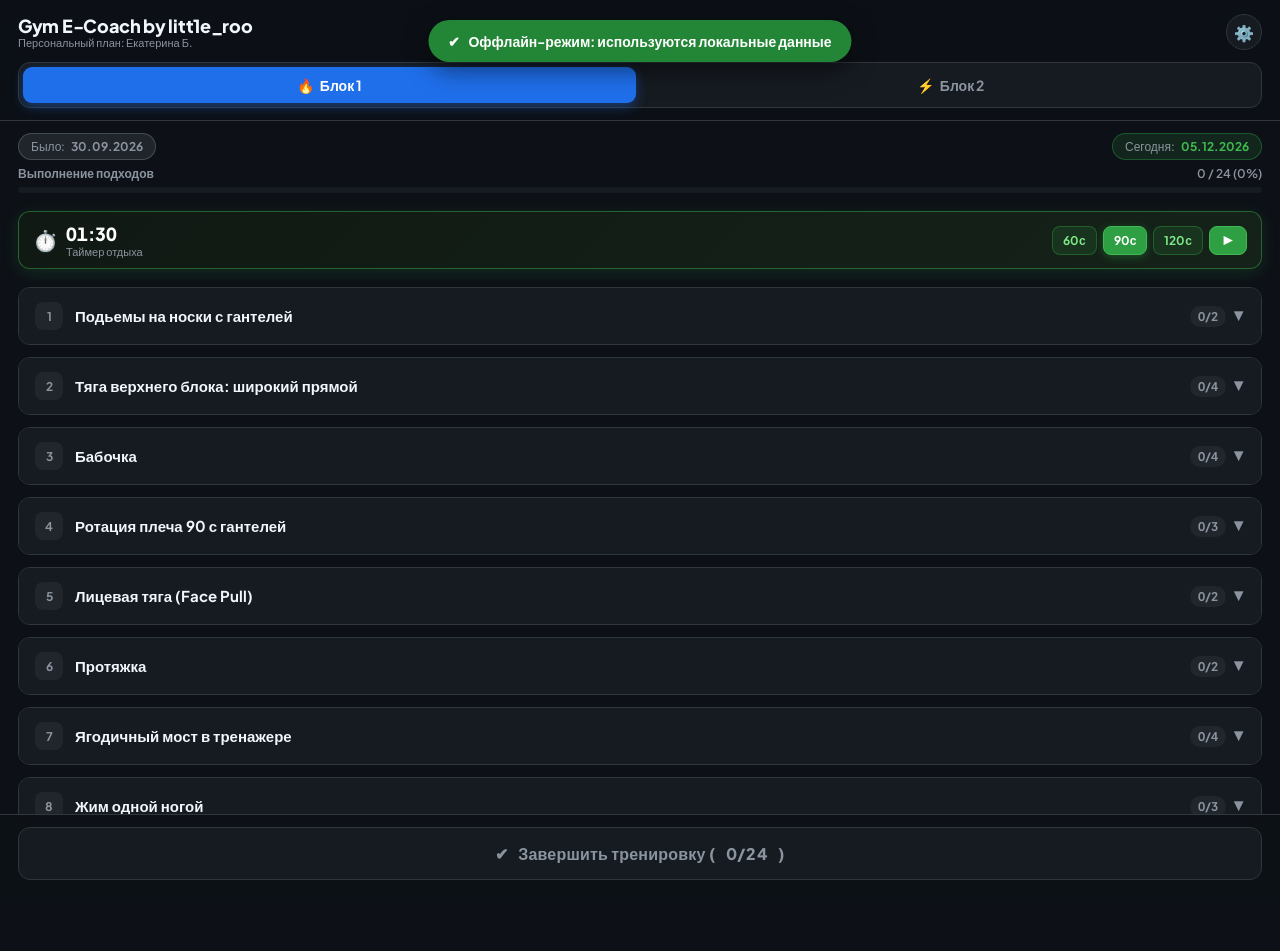
<file: gym/index.html>
<!DOCTYPE html>
<html lang="ru">
<head>
  <meta charset="UTF-8">
  <meta name="viewport" content="width=device-width, initial-scale=1.0, maximum-scale=1.0, user-scalable=no, viewport-fit=cover">
  <title>Gym Coach | Дневник тренировок</title>
  
  <!-- Шрифты и иконки -->
  <link rel="preconnect" href="https://fonts.googleapis.com">
  <link rel="preconnect" href="https://fonts.gstatic.com" crossorigin>
  <link href="https://fonts.googleapis.com/css2?family=Plus+Jakarta+Sans:wght@400;500;600;700;800&display=swap" rel="stylesheet">
  
  <style>
    :root {
      --bg-main: #0d1117;
      --bg-card: #161b22;
      --bg-input: #21262d;
      --border: #30363d;
      --text-primary: #f0f6fc;
      --text-secondary: #8b949e;
      --accent-green: #2ea043;
      --accent-green-bright: #3fb950;
      --accent-blue: #58a6ff;
      --accent-orange: #f0883e;
      --accent-red: #f85149;
      --shadow-sm: 0 2px 8px rgba(0,0,0,0.3);
      --shadow-md: 0 8px 24px rgba(0,0,0,0.45);
      --radius-sm: 8px;
      --radius-md: 12px;
      --radius-lg: 18px;
    }

    * {
      box-sizing: border-box;
      margin: 0;
      padding: 0;
      -webkit-tap-highlight-color: transparent;
      font-family: 'Plus Jakarta Sans', -apple-system, BlinkMacSystemFont, sans-serif;
    }

    body {
      background-color: var(--bg-main);
      color: var(--text-primary);
      min-height: 100vh;
      padding-bottom: 110px; /* место под нижнюю панель */
      user-select: none;
    }

    /* Верхняя панель (Header) */
    .header {
      position: sticky;
      top: 0;
      z-index: 50;
      background: rgba(13, 17, 23, 0.92);
      backdrop-filter: blur(12px);
      -webkit-backdrop-filter: blur(12px);
      border-bottom: 1px solid var(--border);
      padding: 14px 18px 12px;
    }

    .top-bar {
      display: flex;
      justify-content: space-between;
      align-items: center;
      margin-bottom: 12px;
    }

    .logo-box {
      display: flex;
      align-items: center;
      gap: 10px;
    }

    .logo-icon {
      width: 38px;
      height: 38px;
      border-radius: 10px;
      background: linear-gradient(135deg, #1f6feb, #8957e5);
      display: flex;
      align-items: center;
      justify-content: center;
      font-size: 20px;
      box-shadow: 0 4px 12px rgba(31, 111, 235, 0.35);
    }

    .logo-title {
      font-size: 18px;
      font-weight: 800;
      letter-spacing: -0.3px;
      line-height: 1.2;
    }

    .logo-subtitle {
      font-size: 11px;
      color: var(--text-secondary);
      font-weight: 500;
    }

    .settings-btn {
      background: var(--bg-card);
      border: 1px solid var(--border);
      color: var(--text-secondary);
      width: 36px;
      height: 36px;
      border-radius: 50%;
      display: flex;
      align-items: center;
      justify-content: center;
      cursor: pointer;
      font-size: 16px;
      transition: all 0.2s;
    }

    .settings-btn:active {
      transform: scale(0.92);
      border-color: var(--text-primary);
    }

    /* Переключатель блоков (Tabs) */
    .block-selector {
      display: grid;
      grid-template-columns: 1fr 1fr;
      gap: 8px;
      background: var(--bg-card);
      padding: 4px;
      border-radius: var(--radius-md);
      border: 1px solid var(--border);
    }

    .block-btn {
      border: none;
      background: transparent;
      color: var(--text-secondary);
      padding: 9px 0;
      font-size: 14px;
      font-weight: 700;
      border-radius: 9px;
      cursor: pointer;
      transition: all 0.2s ease;
      display: flex;
      align-items: center;
      justify-content: center;
      gap: 6px;
    }

    .block-btn.active {
      background: #1f6feb;
      color: #fff;
      box-shadow: 0 4px 12px rgba(31, 111, 235, 0.4);
    }

    /* Инфо-панель: статус плана и дата */
    .info-bar {
      padding: 12px 18px 6px;
      display: flex;
      justify-content: space-between;
      align-items: center;
      flex-wrap: wrap;
      gap: 8px;
    }

    .workout-date {
      font-size: 13px;
      color: var(--text-secondary);
      font-weight: 600;
    }

    .date-badge {
      font-size: 12px;
      font-weight: 700;
      padding: 5px 12px;
      border-radius: 20px;
      display: inline-flex;
      align-items: center;
      gap: 6px;
    }

    .prev-date-badge {
      background: rgba(139, 148, 158, 0.15);
      color: #8b949e;
      border: 1px solid rgba(139, 148, 158, 0.35);
    }

    .today-date-badge {
      background: rgba(46, 160, 67, 0.15);
      color: #3fb950;
      border: 1px solid rgba(46, 160, 67, 0.4);
    }

    .badge-lbl {
      color: var(--text-secondary);
      font-weight: 500;
    }

    /* Прогресс тренировки */
    .progress-section {
      padding: 0 18px 10px;
    }

    .progress-header {
      display: flex;
      justify-content: space-between;
      font-size: 12px;
      color: var(--text-secondary);
      font-weight: 600;
      margin-bottom: 6px;
    }

    .progress-track {
      width: 100%;
      height: 6px;
      background: var(--bg-card);
      border-radius: 3px;
      overflow: hidden;
    }

    .progress-fill {
      height: 100%;
      background: linear-gradient(90deg, #1f6feb, var(--accent-green-bright));
      width: 0%;
      border-radius: 3px;
      transition: width 0.3s cubic-bezier(0.4, 0, 0.2, 1);
    }

    /* Таймер отдыха (Зеленая стилизация) */
    .rest-timer-bar {
      margin: 8px 18px 12px;
      background: linear-gradient(135deg, #101913, #152219);
      border: 1px solid rgba(63, 185, 80, 0.45);
      border-radius: var(--radius-md);
      padding: 10px 14px;
      display: flex;
      align-items: center;
      justify-content: space-between;
      box-shadow: 0 4px 16px rgba(46, 160, 67, 0.18);
    }

    .timer-display {
      display: flex;
      align-items: center;
      gap: 8px;
    }

    .timer-icon {
      font-size: 20px;
      color: var(--accent-green-bright);
    }

    .timer-value {
      font-size: 18px;
      font-weight: 800;
      font-variant-numeric: tabular-nums;
      color: #fff;
    }

    .timer-label {
      font-size: 11px;
      color: #8b949e;
      font-weight: 500;
    }

    .timer-buttons {
      display: flex;
      gap: 6px;
    }

    .timer-btn {
      background: rgba(46, 160, 67, 0.15);
      border: 1px solid rgba(46, 160, 67, 0.4);
      color: #7ee787;
      padding: 6px 10px;
      font-size: 12px;
      font-weight: 700;
      border-radius: var(--radius-sm);
      cursor: pointer;
      transition: all 0.15s;
    }

    .timer-btn:active {
      transform: scale(0.95);
    }

    .timer-btn.active {
      background: var(--accent-green);
      border-color: var(--accent-green-bright);
      color: #fff;
      box-shadow: 0 2px 8px rgba(46, 160, 67, 0.4);
    }

    #timer-toggle-btn {
      background: var(--accent-green);
      border-color: var(--accent-green-bright);
      color: #fff;
      min-width: 38px;
    }

    #timer-toggle-btn.running {
      background: var(--accent-orange);
      border-color: #ffa657;
      color: #fff;
      box-shadow: 0 2px 8px rgba(240, 136, 62, 0.4);
    }

    /* Список упражнений */
    .exercise-list {
      padding: 6px 18px;
      display: flex;
      flex-direction: column;
      gap: 12px;
    }

    /* Карточка упражнения (Аккордеон) */
    .exercise-card {
      background: var(--bg-card);
      border: 1px solid var(--border);
      border-radius: var(--radius-md);
      overflow: hidden;
      transition: border-color 0.2s, box-shadow 0.2s;
    }

    .exercise-card.completed {
      border-color: rgba(46, 160, 67, 0.45);
    }

    .exercise-header {
      padding: 14px 16px;
      display: flex;
      align-items: center;
      justify-content: space-between;
      cursor: pointer;
      background: var(--bg-card);
      gap: 10px;
    }

    .exercise-title-group {
      display: flex;
      align-items: center;
      gap: 12px;
      flex: 1;
    }

    .exercise-num {
      width: 28px;
      height: 28px;
      border-radius: 8px;
      background: var(--bg-input);
      color: var(--text-secondary);
      font-size: 12px;
      font-weight: 700;
      display: flex;
      align-items: center;
      justify-content: center;
      flex-shrink: 0;
    }

    .exercise-card.completed .exercise-num {
      background: rgba(46, 160, 67, 0.2);
      color: var(--accent-green-bright);
    }

    .exercise-name {
      font-size: 15px;
      font-weight: 700;
      line-height: 1.35;
      color: var(--text-primary);
    }

    .exercise-meta {
      display: flex;
      align-items: center;
      gap: 8px;
      flex-shrink: 0;
    }

    .exercise-badge {
      font-size: 12px;
      font-weight: 700;
      padding: 3px 8px;
      border-radius: 12px;
      background: var(--bg-input);
      color: var(--text-secondary);
      font-variant-numeric: tabular-nums;
    }

    .exercise-card.completed .exercise-badge {
      background: rgba(46, 160, 67, 0.2);
      color: var(--accent-green-bright);
    }

    .accordion-arrow {
      font-size: 13px;
      color: var(--text-secondary);
      transition: transform 0.25s ease;
    }

    .exercise-card.open .accordion-arrow {
      transform: rotate(180deg);
    }

    /* Содержимое аккордеона */
    .exercise-content {
      display: none;
      padding: 0 16px 16px;
      border-top: 1px solid rgba(48, 54, 61, 0.6);
      background: rgba(13, 17, 23, 0.4);
    }

    .exercise-card.open .exercise-content {
      display: block;
    }

    /* Шапка таблицы подходов */
    .sets-header {
      display: grid;
      grid-template-columns: 38px 1fr 1fr 50px;
      gap: 8px;
      padding: 10px 0 6px;
      font-size: 11px;
      font-weight: 700;
      color: var(--text-secondary);
      text-transform: uppercase;
      letter-spacing: 0.5px;
    }

    .sets-header div:nth-child(2) {
      text-align: center;
    }

    .sets-header div:nth-child(3) {
      text-align: center;
    }

    .sets-header div:nth-child(4) {
      text-align: right;
    }

    /* Строка подхода */
    .set-row {
      display: grid;
      grid-template-columns: 38px 1fr 1fr 50px;
      gap: 8px;
      align-items: center;
      padding: 8px 0;
      border-bottom: 1px solid rgba(48, 54, 61, 0.35);
    }

    .set-row:last-child {
      border-bottom: none;
    }

    .set-number {
      font-size: 13px;
      font-weight: 700;
      color: var(--text-secondary);
      text-align: center;
    }

    /* Прошлый результат (Read only) */
    .set-prev-box {
      background: rgba(33, 38, 45, 0.7);
      border: 1px solid rgba(48, 54, 61, 0.5);
      border-radius: var(--radius-sm);
      padding: 9px 6px;
      font-size: 13px;
      font-weight: 600;
      color: #8b949e;
      text-align: center;
      overflow: hidden;
      text-overflow: ellipsis;
      white-space: nowrap;
    }

    /* Поле ввода плана на сегодня */
    .set-input-box {
      position: relative;
    }

    .set-input {
      width: 100%;
      background: var(--bg-input);
      border: 1px solid var(--border);
      border-radius: var(--radius-sm);
      padding: 9px 6px;
      font-size: 14px;
      font-weight: 700;
      color: #fff;
      text-align: center;
      transition: all 0.2s;
    }

    .set-input:focus {
      outline: none;
      border-color: #58a6ff;
      background: #28303b;
      box-shadow: 0 0 0 2px rgba(88, 166, 255, 0.2);
    }

    .set-row.completed .set-input {
      border-color: rgba(46, 160, 67, 0.5);
      color: #aff5b4;
      background: rgba(46, 160, 67, 0.1);
    }

    .plus2-indicator {
      position: absolute;
      top: -6px;
      right: -4px;
      background: var(--accent-orange);
      color: #000;
      font-size: 9px;
      font-weight: 800;
      padding: 1px 4px;
      border-radius: 4px;
      line-height: 1;
      pointer-events: none;
    }

    /* Кнопка-галочка */
    .set-check-btn {
      width: 44px;
      height: 38px;
      border-radius: var(--radius-sm);
      border: 1px solid var(--border);
      background: var(--bg-input);
      color: var(--text-secondary);
      font-size: 16px;
      display: flex;
      align-items: center;
      justify-content: center;
      cursor: pointer;
      transition: all 0.15s ease;
      justify-self: end;
    }

    .set-check-btn:active {
      transform: scale(0.9);
    }

    .set-row.completed .set-check-btn {
      background: var(--accent-green);
      border-color: var(--accent-green-bright);
      color: #fff;
      box-shadow: 0 2px 8px rgba(46, 160, 67, 0.4);
    }

    /* Нижняя плавающая панель завершения */
    .bottom-bar {
      position: fixed;
      bottom: 0;
      left: 0;
      right: 0;
      z-index: 50;
      background: rgba(13, 17, 23, 0.94);
      backdrop-filter: blur(14px);
      -webkit-backdrop-filter: blur(14px);
      border-top: 1px solid var(--border);
      padding: 12px 18px 20px;
    }

    .finish-btn {
      width: 100%;
      background: linear-gradient(135deg, #238636, #2ea043);
      color: #fff;
      border: none;
      border-radius: var(--radius-md);
      padding: 15px;
      font-size: 16px;
      font-weight: 800;
      letter-spacing: 0.2px;
      cursor: pointer;
      display: flex;
      align-items: center;
      justify-content: center;
      gap: 10px;
      box-shadow: 0 6px 20px rgba(46, 160, 67, 0.35);
      transition: all 0.2s;
    }

    .finish-btn:active {
      transform: scale(0.98);
      filter: brightness(1.1);
    }

    .finish-btn:disabled {
      background: var(--bg-card);
      border: 1px solid var(--border);
      color: var(--text-secondary);
      box-shadow: none;
      cursor: not-allowed;
    }

    /* Модальные окна */
    .modal-overlay {
      position: fixed;
      inset: 0;
      z-index: 100;
      background: rgba(0, 0, 0, 0.75);
      backdrop-filter: blur(6px);
      display: none;
      align-items: center;
      justify-content: center;
      padding: 18px;
    }

    .modal-overlay.active {
      display: flex;
      animation: modalFadeIn 0.2s ease-out;
    }

    @keyframes modalFadeIn {
      from { opacity: 0; }
      to { opacity: 1; }
    }

    .modal-card {
      background: var(--bg-card);
      border: 1px solid var(--border);
      border-radius: var(--radius-lg);
      width: 100%;
      max-width: 440px;
      padding: 24px;
      box-shadow: var(--shadow-md);
    }

    .modal-title {
      font-size: 20px;
      font-weight: 800;
      margin-bottom: 8px;
    }

    .modal-desc {
      font-size: 14px;
      color: var(--text-secondary);
      line-height: 1.45;
      margin-bottom: 20px;
    }

    .modal-input-label {
      font-size: 12px;
      font-weight: 700;
      color: var(--text-secondary);
      margin-bottom: 6px;
      display: block;
    }

    .modal-input {
      width: 100%;
      background: var(--bg-input);
      border: 1px solid var(--border);
      border-radius: var(--radius-sm);
      padding: 12px 14px;
      font-size: 14px;
      color: #fff;
      margin-bottom: 18px;
    }

    .modal-input:focus {
      outline: none;
      border-color: #58a6ff;
    }

    .modal-actions {
      display: grid;
      grid-template-columns: 1fr 1fr;
      gap: 10px;
    }

    .btn-secondary {
      background: var(--bg-input);
      border: 1px solid var(--border);
      color: var(--text-primary);
      padding: 12px;
      border-radius: var(--radius-sm);
      font-size: 14px;
      font-weight: 700;
      cursor: pointer;
    }

    .btn-primary {
      background: #1f6feb;
      border: none;
      color: #fff;
      padding: 12px;
      border-radius: var(--radius-sm);
      font-size: 14px;
      font-weight: 700;
      cursor: pointer;
    }

    /* Индикатор загрузки */
    .loading-spinner {
      display: inline-block;
      width: 18px;
      height: 18px;
      border: 2px solid rgba(255, 255, 255, 0.3);
      border-radius: 50%;
      border-top-color: #fff;
      animation: spin 0.8s linear infinite;
    }

    @keyframes spin {
      to { transform: rotate(360deg); }
    }

    /* Уведомление Toast */
    .toast {
      position: fixed;
      top: 20px;
      left: 50%;
      transform: translateX(-50%) translateY(-100px);
      background: #238636;
      color: #fff;
      padding: 12px 20px;
      border-radius: 30px;
      font-size: 14px;
      font-weight: 700;
      box-shadow: 0 8px 24px rgba(0,0,0,0.5);
      z-index: 200;
      transition: transform 0.3s cubic-bezier(0.18, 0.89, 0.32, 1.28);
      display: flex;
      align-items: center;
      gap: 8px;
    }

    .toast.show {
      transform: translateX(-50%) translateY(0);
    }
  </style>
</head>
<body>

  <!-- Toast -->
  <div id="toast" class="toast">
    <span>✔</span> <span id="toast-text">Сохранено</span>
  </div>

  <!-- Header -->
  <header class="header">
    <div class="top-bar">
      <div class="logo-box">
        <div>
          <div class="logo-title">Gym E-Coach by litt1e_roo</div>
          <div class="logo-subtitle">Персональный план: Екатерина Б.</div>
        </div>
      </div>
      <button class="settings-btn" id="open-settings-btn" title="Настройки подключения">⚙️</button>
    </div>

    <!-- Переключатель Блока 1 и Блока 2 -->
    <div class="block-selector">
      <button class="block-btn active" id="tab-block-1" onclick="switchBlock(1)">
        <span>🔥</span> Блок 1
      </button>
      <button class="block-btn" id="tab-block-2" onclick="switchBlock(2)">
        <span>⚡</span> Блок 2
      </button>
    </div>
  </header>

  <!-- Инфо-панель: Прошлая и Сегодняшняя даты -->
  <div class="info-bar">
    <div class="date-badge prev-date-badge" id="prev-date-badge" title="Дата прошлой тренировки">
      <span class="badge-lbl">Было:</span> <span id="prev-date-val">...</span>
    </div>
    <div class="date-badge today-date-badge" id="today-date-badge" title="Дата сегодняшней тренировки">
      <span class="badge-lbl">Сегодня:</span> <span id="today-date-val">...</span>
    </div>
  </div>

  <!-- Прогресс выполнения -->
  <div class="progress-section">
    <div class="progress-header">
      <span>Выполнение подходов</span>
      <span id="progress-text">0 / 0 (0%)</span>
    </div>
    <div class="progress-track">
      <div class="progress-fill" id="progress-fill"></div>
    </div>
  </div>

  <!-- Таймер отдыха между подходами -->
  <div class="rest-timer-bar">
    <div class="timer-display">
      <div class="timer-icon">⏱️</div>
      <div>
        <div class="timer-value" id="timer-display">01:30</div>
        <div class="timer-label">Таймер отдыха</div>
      </div>
    </div>
    <div class="timer-buttons">
      <button class="timer-btn" onclick="setTimer(60)">60с</button>
      <button class="timer-btn active" onclick="setTimer(90)">90с</button>
      <button class="timer-btn" onclick="setTimer(120)">120с</button>
      <button class="timer-btn" id="timer-toggle-btn" onclick="toggleTimer()">▶</button>
    </div>
  </div>

  <!-- Список упражнений (Аккордеоны) -->
  <main class="exercise-list" id="exercise-list">
    <!-- Упражнения будут динамически сгенерированы скриптом -->
  </main>

  <!-- Нижняя панель с кнопкой завершения -->
  <div class="bottom-bar">
    <button class="finish-btn" id="finish-btn" onclick="openFinishModal()">
      <span>✔</span> Завершить тренировку (<span id="finish-count">0</span>)
    </button>
  </div>

  <!-- Модальное окно завершения тренировки -->
  <div class="modal-overlay" id="finish-modal">
    <div class="modal-card">
      <div class="modal-title">Завершить тренировку? 🎉</div>
      <div class="modal-desc" id="finish-modal-desc">
        Вы выполнили 0 из 0 подходов. Все результаты будут занесены в Google Таблицу тренера.
      </div>
      <div class="modal-actions">
        <button class="btn-secondary" onclick="closeFinishModal()">Продолжить</button>
        <button class="btn-primary" id="confirm-save-btn" onclick="saveWorkout()">
          Сохранить в таблицу
        </button>
      </div>
    </div>
  </div>

  <!-- Модальное окно настроек Google Таблицы -->
  <div class="modal-overlay" id="settings-modal">
    <div class="modal-card">
      <div class="modal-title">Настройки подключения ⚙️</div>
      <div class="modal-desc">
        Вставьте ссылку на ваш опубликованный <b>Google Apps Script</b> (Web App URL), чтобы данные синхронизировались с таблицей на Google Диске.
      </div>
      <label class="modal-input-label">URL веб-приложения Apps Script:</label>
      <input type="url" class="modal-input" id="api-url-input" placeholder="https://script.google.com/macros/s/.../exec">
      <div class="modal-actions">
        <button class="btn-secondary" onclick="closeSettingsModal()">Закрыть</button>
        <button class="btn-primary" onclick="saveSettings()">Сохранить</button>
      </div>
    </div>
  </div>

  <!-- Встроенные данные по умолчанию из таблицы New Gym (на случай отсутствия интернета или до подключения API) -->
  <script>
    const DEFAULT_DATA = {
      "block1": [
            {
                  "name": "Подьемы на носки с гантелей",
                  "sets": [
                        {
                              "row": 4,
                              "prev": "15х12",
                              "target": "15х12"
                        },
                        {
                              "row": 5,
                              "prev": "30х10",
                              "target": "30х10"
                        }
                  ]
            },
            {
                  "name": "Тяга верхнего блока:  широкий прямой",
                  "sets": [
                        {
                              "row": 7,
                              "prev": "25х14",
                              "target": "25х14"
                        },
                        {
                              "row": 8,
                              "prev": "30х12",
                              "target": "30х12"
                        },
                        {
                              "row": 9,
                              "prev": "40х10",
                              "target": "40х10"
                        },
                        {
                              "row": 10,
                              "prev": "40х10",
                              "target": "40х10"
                        }
                  ]
            },
            {
                  "name": "Бабочка",
                  "sets": [
                        {
                              "row": 11,
                              "prev": "10х14",
                              "target": "10х14"
                        },
                        {
                              "row": 12,
                              "prev": "15х12",
                              "target": "15х12"
                        },
                        {
                              "row": 13,
                              "prev": "20х10",
                              "target": "20х10"
                        },
                        {
                              "row": 14,
                              "prev": "30х10",
                              "target": "30х10"
                        }
                  ]
            },
            {
                  "name": "Ротация плеча 90 с гантелей",
                  "sets": [
                        {
                              "row": 16,
                              "prev": "2,5х10",
                              "target": "2,5х10"
                        },
                        {
                              "row": 17,
                              "prev": "2,5х10",
                              "target": "2,5х10"
                        },
                        {
                              "row": 18,
                              "prev": "2,5х10",
                              "target": "2,5х10"
                        }
                  ]
            },
            {
                  "name": "Лицевая тяга (Face Pull)",
                  "sets": [
                        {
                              "row": 19,
                              "prev": "7х14",
                              "target": "7х14"
                        },
                        {
                              "row": 20,
                              "prev": "7х14",
                              "target": "7х14"
                        }
                  ]
            },
            {
                  "name": "Протяжка",
                  "sets": [
                        {
                              "row": 22,
                              "prev": "20х10",
                              "target": "20х10"
                        },
                        {
                              "row": 23,
                              "prev": "20х10",
                              "target": "20х10"
                        }
                  ]
            },
            {
                  "name": "Ягодичный мост в тренажере",
                  "sets": [
                        {
                              "row": 26,
                              "prev": "30х12",
                              "target": "30х12"
                        },
                        {
                              "row": 27,
                              "prev": "40х8",
                              "target": "40х8"
                        },
                        {
                              "row": 28,
                              "prev": "60х12",
                              "target": "60х12"
                        },
                        {
                              "row": 29,
                              "prev": "60х12",
                              "target": "60х12"
                        }
                  ]
            },
            {
                  "name": "Жим одной ногой",
                  "sets": [
                        {
                              "row": 32,
                              "prev": "39х10",
                              "target": "39х10"
                        },
                        {
                              "row": 33,
                              "prev": "52х10",
                              "target": "52х10"
                        },
                        {
                              "row": 34,
                              "prev": "66х8",
                              "target": "66х8"
                        }
                  ]
            }
      ],
      "block2": [
            {
                  "name": "Подьемы на носки с гантелей",
                  "sets": [
                        {
                              "row": 46,
                              "prev": "15х12",
                              "target": "15х12"
                        },
                        {
                              "row": 47,
                              "prev": "30х10",
                              "target": "30х10"
                        }
                  ]
            },
            {
                  "name": "Тяга нижнего блока:   узкий",
                  "sets": [
                        {
                              "row": 50,
                              "prev": "32х12",
                              "target": "32х12"
                        },
                        {
                              "row": 51,
                              "prev": "37х8",
                              "target": "37х8"
                        },
                        {
                              "row": 52,
                              "prev": "37х12",
                              "target": "37х12"
                        },
                        {
                              "row": 53,
                              "prev": "37х14",
                              "target": "37х14"
                        }
                  ]
            },
            {
                  "name": "Жим штагни лежа на наклонной скамье",
                  "sets": [
                        {
                              "row": 54,
                              "prev": "20x10",
                              "target": "20x10"
                        },
                        {
                              "row": 55,
                              "prev": "25x8",
                              "target": "25x8"
                        },
                        {
                              "row": 56,
                              "prev": "25x12",
                              "target": "25x12"
                        },
                        {
                              "row": 57,
                              "prev": "25x12",
                              "target": "25x12"
                        }
                  ]
            },
            {
                  "name": "Ротация плеча на блоке",
                  "sets": [
                        {
                              "row": 58,
                              "prev": "5х12",
                              "target": "5х12"
                        },
                        {
                              "row": 59,
                              "prev": "5х12",
                              "target": "5х12"
                        }
                  ]
            },
            {
                  "name": "У-Подъемы в кроссовере",
                  "sets": [
                        {
                              "row": 60,
                              "prev": "5х8",
                              "target": "5х8"
                        },
                        {
                              "row": 61,
                              "prev": "5х10",
                              "target": "5х10"
                        },
                        {
                              "row": 62,
                              "prev": "5х10",
                              "target": "5х10"
                        }
                  ]
            },
            {
                  "name": "Жим платформы ногами",
                  "sets": [
                        {
                              "row": 64,
                              "prev": "150х8",
                              "target": "150х8"
                        },
                        {
                              "row": 65,
                              "prev": "170х8",
                              "target": "170х8"
                        },
                        {
                              "row": 66,
                              "prev": "175х10",
                              "target": "175х10"
                        },
                        {
                              "row": 67,
                              "prev": "175х10",
                              "target": "175х10"
                        }
                  ]
            },
            {
                  "name": "Гиперэкстензия",
                  "sets": [
                        {
                              "row": 70,
                              "prev": "25х10",
                              "target": "25х10"
                        },
                        {
                              "row": 71,
                              "prev": "25х10",
                              "target": "25х10"
                        }
                  ]
            },
            {
                  "name": "Мертвая тяга",
                  "sets": [
                        {
                              "row": 74,
                              "prev": "30х12",
                              "target": "30х12"
                        },
                        {
                              "row": 75,
                              "prev": "35х12",
                              "target": "35х12"
                        },
                        {
                              "row": 76,
                              "prev": "40х10",
                              "target": "40х10"
                        },
                        {
                              "row": 77,
                              "prev": "40х10",
                              "target": "40х10"
                        }
                  ]
            }
      ],
      "b1_date": "30.09.2026",
      "b2_date": "28.09.2026"
};
  </script>

  <!-- Логика приложения -->
  <script>
    let currentBlock = 1;
    let workoutData = null;
    let isAutoGenerated = true;
    let userSetsState = {}; // { 'ex_0_set_1': { completed: true, val: '15x14' } }

    // Настройки подключения к Google Таблице (вкладка New GYM2)
    const DEFAULT_API_URL = 'https://script.google.com/macros/s/AKfycbz7HtbQuZBx5XHnjdUPiPO5BNc6v-8dwiX0PhqPxsKQDpn1sYk1HdH3c6vf9gAVMDA/exec';
    let scriptApiUrl = DEFAULT_API_URL;
    localStorage.setItem('gym_api_url', DEFAULT_API_URL);

    // Таймер
    let timerDuration = 90;
    let timerRemaining = 90;
    let timerInterval = null;
    let timerRunning = false;

    // Звуковой синтезатор для звуков успеха и таймера (работает без внешних файлов)
    const audioCtx = new (window.AudioContext || window.webkitAudioContext)();
    function playBeep(freq = 600, duration = 0.12, type = 'sine') {
      try {
        if (audioCtx.state === 'suspended') audioCtx.resume();
        const osc = audioCtx.createOscillator();
        const gain = audioCtx.createGain();
        osc.type = type;
        osc.frequency.value = freq;
        gain.gain.setValueAtTime(0.15, audioCtx.currentTime);
        gain.gain.exponentialRampToValueAtTime(0.01, audioCtx.currentTime + duration);
        osc.connect(gain);
        gain.connect(audioCtx.destination);
        osc.start();
        osc.stop(audioCtx.currentTime + duration);
      } catch (e) {}
    }

    function playSuccessSound() {
      playBeep(523.25, 0.08); // C5
      setTimeout(() => playBeep(659.25, 0.12), 90); // E5
    }

    function playTimerAlarm() {
      playBeep(880, 0.15);
      setTimeout(() => playBeep(880, 0.15), 200);
      setTimeout(() => playBeep(880, 0.3), 400);
      if (navigator.vibrate) navigator.vibrate([150, 100, 150, 100, 300]);
    }

    // Инициализация
    window.addEventListener('DOMContentLoaded', () => {
      document.getElementById('api-url-input').value = scriptApiUrl;
      loadWorkoutForBlock(1);
    });

    function updateDateLabels(prevDate, todayDate) {
      if (document.getElementById('prev-date-val')) {
        document.getElementById('prev-date-val').textContent = prevDate || "—";
      }
      if (document.getElementById('today-date-val')) {
        document.getElementById('today-date-val').textContent = todayDate || new Date().toLocaleDateString('ru-RU', { day: '2-digit', month: '2-digit', year: 'numeric' });
      }
    }

    // Переключение блока
    function switchBlock(blockNum) {
      if (currentBlock === blockNum) return;
      currentBlock = blockNum;

      document.getElementById('tab-block-1').classList.toggle('active', blockNum === 1);
      document.getElementById('tab-block-2').classList.toggle('active', blockNum === 2);

      userSetsState = {};
      loadWorkoutForBlock(blockNum);
    }

    // Загрузка данных тренировки (через API или из локальных дефолтов)
    async function loadWorkoutForBlock(blockNum) {
      const listEl = document.getElementById('exercise-list');
      listEl.innerHTML = `
        <div style="text-align: center; padding: 40px; color: var(--text-secondary);">
          <div class="loading-spinner" style="width: 28px; height: 28px; border-width: 3px; margin-bottom: 12px;"></div>
          <div>Загрузка плана тренировки (вкладка New GYM2)...</div>
        </div>
      `;

      if (scriptApiUrl) {
        try {
          const res = await fetch(`${scriptApiUrl}?block=${blockNum}`);
          const json = await res.json();
          if (json.success && json.data) {
            workoutData = json.data;
            updateDateLabels(workoutData.prevDate, workoutData.targetDate);
            renderExercises(workoutData.exercises);
            return;
          }
        } catch (err) {
          console.warn("Не удалось получить данные с сервера Apps Script, используем встроенные:", err);
          showToast("Оффлайн-режим: используются локальные данные");
        }
      }

      // Используем точные данные двух последних столбцов таблицы New GYM2
      const rawBlock = blockNum === 1 ? DEFAULT_DATA.block1 : DEFAULT_DATA.block2;
      const prevDate = (blockNum === 1 ? DEFAULT_DATA.b1_date : DEFAULT_DATA.b2_date) || "30.09.2026";
      const targetDate = new Date().toLocaleDateString('ru-RU', { day: '2-digit', month: '2-digit', year: 'numeric' });

      workoutData = {
        block: blockNum,
        dateRow: (blockNum === 1 ? 2 : 44),
        prevCol: 2,
        targetCol: 3,
        prevDate: prevDate,
        targetDate: targetDate,
        exercises: JSON.parse(JSON.stringify(rawBlock))
      };

      updateDateLabels(prevDate, targetDate);
      renderExercises(workoutData.exercises);
    }

    // Отрисовка упражнений в виде аккордеонов (изначально свернуты)
    function renderExercises(exercises) {
      const container = document.getElementById('exercise-list');
      container.innerHTML = '';

      if (!exercises || exercises.length === 0) {
        container.innerHTML = `<div style="text-align: center; color: var(--text-secondary); padding: 40px;">Нет упражнений в этом блоке</div>`;
        return;
      }

      exercises.forEach((ex, exIdx) => {
        const card = document.createElement('div');
        card.className = 'exercise-card'; // Изначально свёрнуты!
        card.id = `card-ex-${exIdx}`;

        // Считаем выполненные подходы для этого упражнения
        const totalSets = ex.sets.length;

        let setsRowsHtml = '';
        ex.sets.forEach((set, sIdx) => {
          const setKey = `ex_${exIdx}_set_${sIdx}`;
          const currentVal = userSetsState[setKey]?.val || set.target || set.prev;
          const isDone = !!userSetsState[setKey]?.completed;

          setsRowsHtml += `
            <div class="set-row ${isDone ? 'completed' : ''}" id="row-${setKey}">
              <div class="set-number">#${sIdx + 1}</div>
              <div class="set-prev-box" title="Было на прошлой">${set.prev || '—'}</div>
              <div class="set-input-box">
                <input type="text" class="set-input" id="input-${setKey}" 
                       value="${currentVal}" 
                       oninput="onSetInputChange('${setKey}', this.value)"
                       onfocus="this.select()">
              </div>
              <button class="set-check-btn" id="btn-${setKey}" onclick="toggleSet('${setKey}', ${exIdx}, ${sIdx})">
                ✔
              </button>
            </div>
          `;
        });

        card.innerHTML = `
          <div class="exercise-header" onclick="toggleAccordion(${exIdx})">
            <div class="exercise-title-group">
              <div class="exercise-num">${exIdx + 1}</div>
              <div class="exercise-name">${ex.name}</div>
            </div>
            <div class="exercise-meta">
              <div class="exercise-badge" id="badge-ex-${exIdx}">0/${totalSets}</div>
              <div class="accordion-arrow">▼</div>
            </div>
          </div>
          <div class="exercise-content">
            <div class="sets-header">
              <div>Сет</div>
              <div>Было</div>
              <div>Сегодня</div>
              <div>Факт</div>
            </div>
            ${setsRowsHtml}
          </div>
        `;

        container.appendChild(card);
      });

      updateOverallProgress();
    }

    // Раскрытие/сворачивание аккордеона
    function toggleAccordion(exIdx) {
      const card = document.getElementById(`card-ex-${exIdx}`);
      if (card) {
        card.classList.toggle('open');
      }
    }

    // Изменение значения в инпуте
    function onSetInputChange(setKey, val) {
      if (!userSetsState[setKey]) {
        userSetsState[setKey] = { completed: false, val: val };
      } else {
        userSetsState[setKey].val = val;
      }
    }

    // Клик по галочке выполнения подхода
    function toggleSet(setKey, exIdx, sIdx) {
      const inputEl = document.getElementById(`input-${setKey}`);
      const rowEl = document.getElementById(`row-${setKey}`);

      if (!userSetsState[setKey]) {
        userSetsState[setKey] = { completed: true, val: inputEl.value };
      } else {
        userSetsState[setKey].completed = !userSetsState[setKey].completed;
        userSetsState[setKey].val = inputEl.value;
      }

      const isCompleted = userSetsState[setKey].completed;
      rowEl.classList.toggle('completed', isCompleted);

      if (isCompleted) {
        playSuccessSound();
        if (navigator.vibrate) navigator.vibrate(35);
        // Запуск таймера отдыха
        startRestTimer();
      }

      updateExerciseBadge(exIdx);
      updateOverallProgress();
    }

    // Обновление счетчика одного упражнения
    function updateExerciseBadge(exIdx) {
      const ex = workoutData.exercises[exIdx];
      let completedCount = 0;
      ex.sets.forEach((_, sIdx) => {
        if (userSetsState[`ex_${exIdx}_set_${sIdx}`]?.completed) {
          completedCount++;
        }
      });

      const badge = document.getElementById(`badge-ex-${exIdx}`);
      const card = document.getElementById(`card-ex-${exIdx}`);
      badge.textContent = `${completedCount}/${ex.sets.length}`;

      if (completedCount === ex.sets.length) {
        card.classList.add('completed');
      } else {
        card.classList.remove('completed');
      }
    }

    // Общий прогресс тренировки
    function updateOverallProgress() {
      if (!workoutData || !workoutData.exercises) return;

      let totalSets = 0;
      let completedSets = 0;

      workoutData.exercises.forEach((ex, exIdx) => {
        totalSets += ex.sets.length;
        ex.sets.forEach((_, sIdx) => {
          if (userSetsState[`ex_${exIdx}_set_${sIdx}`]?.completed) {
            completedSets++;
          }
        });
      });

      const percent = totalSets > 0 ? Math.round((completedSets / totalSets) * 100) : 0;
      document.getElementById('progress-text').textContent = `${completedSets} / ${totalSets} (${percent}%)`;
      document.getElementById('progress-fill').style.width = `${percent}%`;
      document.getElementById('finish-count').textContent = `${completedSets}/${totalSets}`;

      const finishBtn = document.getElementById('finish-btn');
      finishBtn.disabled = (completedSets === 0);
    }

    // Таймер отдыха
    function setTimer(seconds) {
      document.querySelectorAll('.timer-btn').forEach(b => b.classList.remove('active'));
      event.target.classList.add('active');
      timerDuration = seconds;
      timerRemaining = seconds;
      updateTimerDisplay();
      if (timerRunning) {
        clearInterval(timerInterval);
        timerRunning = false;
        const btn = document.getElementById('timer-toggle-btn');
        btn.classList.remove('running');
        btn.textContent = '▶';
      }
    }

    function toggleTimer() {
      if (timerRunning) {
        clearInterval(timerInterval);
        timerRunning = false;
        const btn = document.getElementById('timer-toggle-btn');
        btn.classList.remove('running');
        btn.textContent = '▶';
      } else {
        startRestTimer();
      }
    }

    function startRestTimer() {
      clearInterval(timerInterval);
      timerRemaining = timerDuration;
      timerRunning = true;
      const btn = document.getElementById('timer-toggle-btn');
      btn.classList.add('running');
      btn.textContent = '⏸';
      updateTimerDisplay();

      timerInterval = setInterval(() => {
        timerRemaining--;
        updateTimerDisplay();
        if (timerRemaining <= 0) {
          clearInterval(timerInterval);
          timerRunning = false;
          btn.classList.remove('running');
          btn.textContent = '▶';
          playTimerAlarm();
          showToast("Время отдыха вышло! Пора жать 💪");
        }
      }, 1000);
    }

    function updateTimerDisplay() {
      const mins = Math.floor(timerRemaining / 60);
      const secs = timerRemaining % 60;
      document.getElementById('timer-display').textContent = 
        `${String(mins).padStart(2, '0')}:${String(secs).padStart(2, '0')}`;
    }

    // Завершение тренировки (Модалка)
    function openFinishModal() {
      let totalSets = 0;
      let completedSets = 0;

      workoutData.exercises.forEach((ex, exIdx) => {
        totalSets += ex.sets.length;
        ex.sets.forEach((_, sIdx) => {
          if (userSetsState[`ex_${exIdx}_set_${sIdx}`]?.completed) completedSets++;
        });
      });

      document.getElementById('finish-modal-desc').innerHTML = `
        Вы выполнили <b>${completedSets} из ${totalSets}</b> подходов.<br>
        Данные будут аккуратно сохранены в вашу Google Таблицу в новый столбец с текущей датой.
      `;
      document.getElementById('finish-modal').classList.add('active');
    }

    function closeFinishModal() {
      document.getElementById('finish-modal').classList.remove('active');
    }

    // Отправка в Google Таблицу
    async function saveWorkout() {
      const confirmBtn = document.getElementById('confirm-save-btn');
      confirmBtn.disabled = true;
      confirmBtn.innerHTML = `<span class="loading-spinner"></span> Сохранение...`;

      // Формируем массив результатов
      const results = [];
      workoutData.exercises.forEach((ex, exIdx) => {
        ex.sets.forEach((set, sIdx) => {
          const state = userSetsState[`ex_${exIdx}_set_${sIdx}`];
          if (state && state.completed) {
            results.push({
              row: set.row,
              value: state.val || set.target || set.prev,
              completed: true
            });
          }
        });
      });

      const todayStr = new Date().toLocaleDateString('ru-RU', { day: '2-digit', month: '2-digit', year: 'numeric' });
      const payload = {
        block: currentBlock,
        date: todayStr,
        targetCol: workoutData.targetCol || 3,
        dateRow: workoutData.dateRow || (currentBlock === 1 ? 2 : 44),
        results: results
      };

      if (scriptApiUrl) {
        try {
          const response = await fetch(scriptApiUrl, {
            method: 'POST',
            mode: 'no-cors', // Apps Script web app standard redirect handling
            headers: { 'Content-Type': 'application/json' },
            body: JSON.stringify(payload)
          });

          closeFinishModal();
          showToast("🎉 Тренировка успешно сохранена в Google Таблицу!");
          playSuccessSound();
          return;
        } catch (err) {
          console.error("Ошибка сохранения в Google Таблицу:", err);
          alert("Не удалось отправить данные в Google Таблицу. Проверьте интернет или настройки Apps Script URL.");
        } finally {
          confirmBtn.disabled = false;
          confirmBtn.textContent = 'Сохранить в таблицу';
        }
      } else {
        // Демо-режим без API
        setTimeout(() => {
          confirmBtn.disabled = false;
          confirmBtn.textContent = 'Сохранить в таблицу';
          closeFinishModal();
          showToast("🎉 Тренировка завершена! (Демо-сохранение)");
          playSuccessSound();
        }, 600);
      }
    }

    // Модалка настроек
    document.getElementById('open-settings-btn').addEventListener('click', () => {
      document.getElementById('settings-modal').classList.add('active');
    });

    function closeSettingsModal() {
      document.getElementById('settings-modal').classList.remove('active');
    }

    function saveSettings() {
      const url = document.getElementById('api-url-input').value.trim();
      scriptApiUrl = url;
      localStorage.setItem('gym_api_url', url);
      closeSettingsModal();
      showToast("Настройки подключения сохранены");
      loadWorkoutForBlock(currentBlock);
    }

    // Toast
    function showToast(text) {
      const toast = document.getElementById('toast');
      document.getElementById('toast-text').textContent = text;
      toast.classList.add('show');
      setTimeout(() => toast.classList.remove('show'), 3500);
    }
  </script>
</body>
</html>
</file>
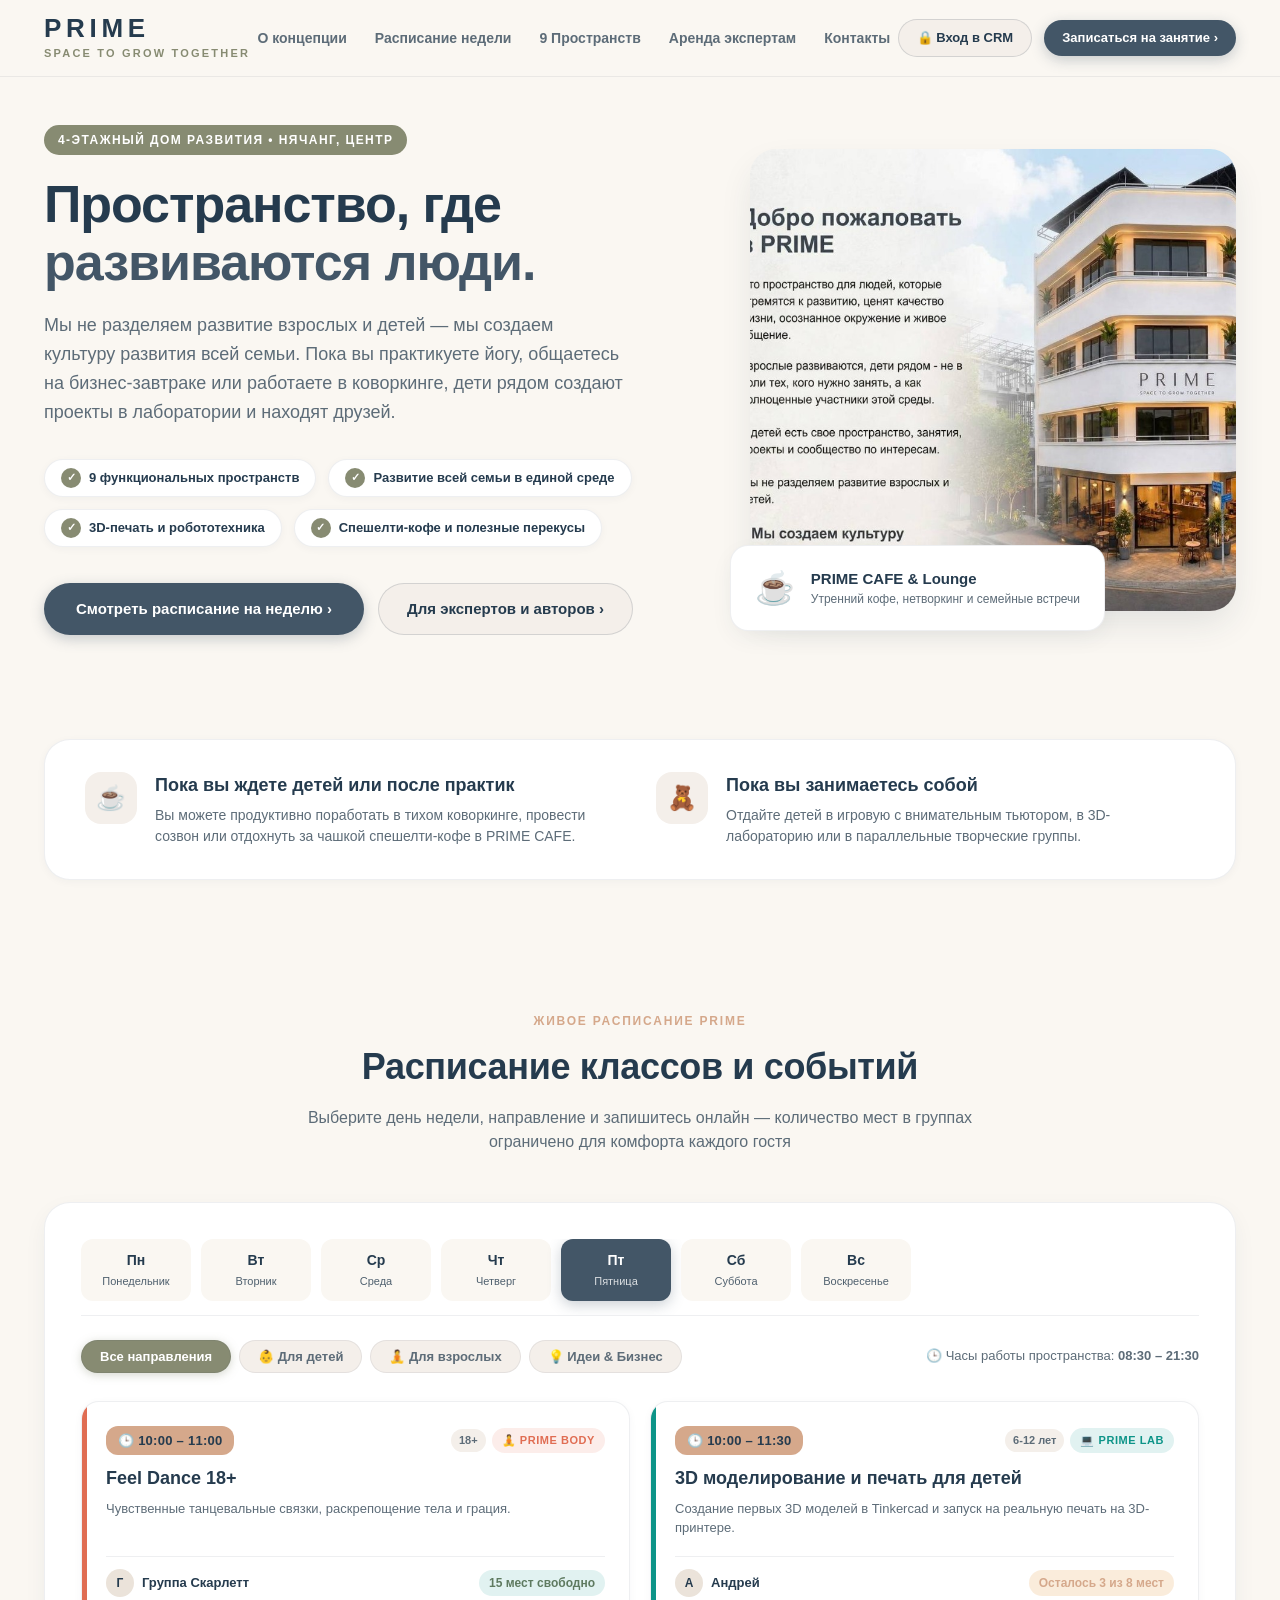
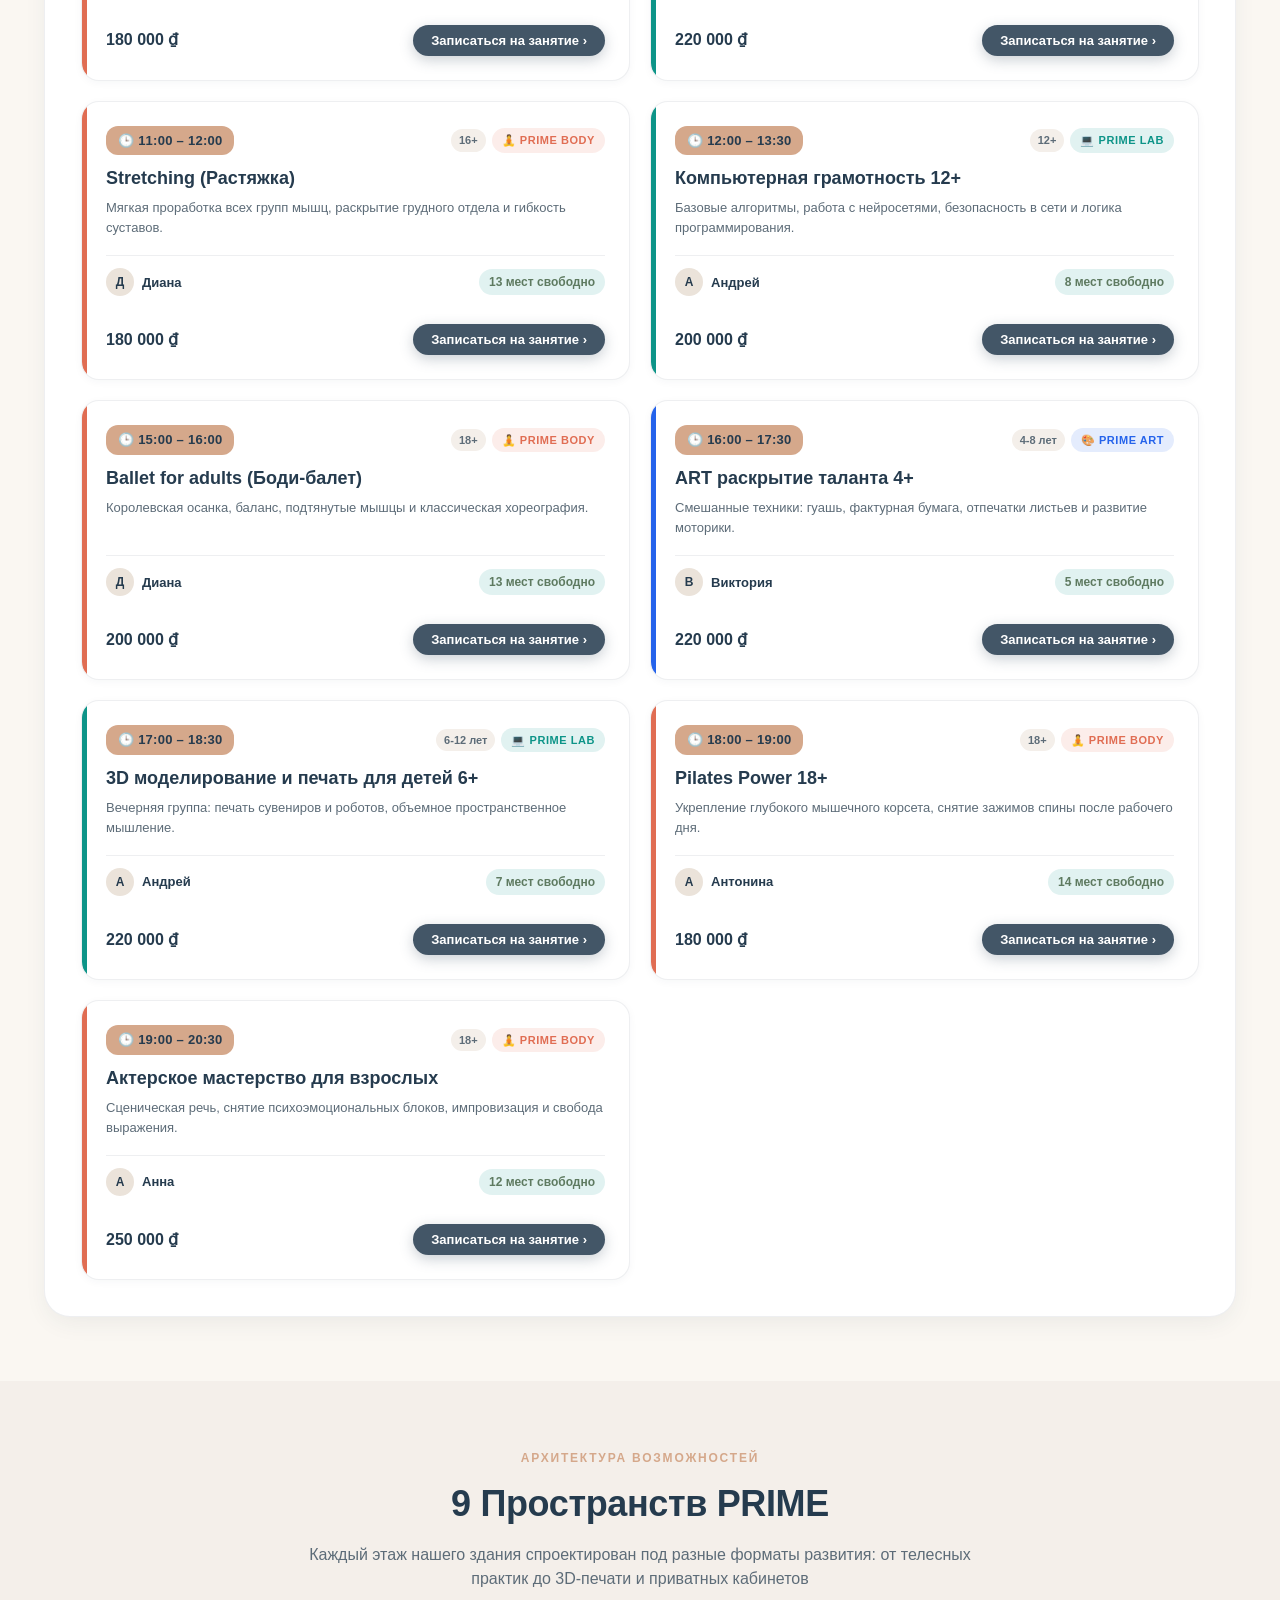
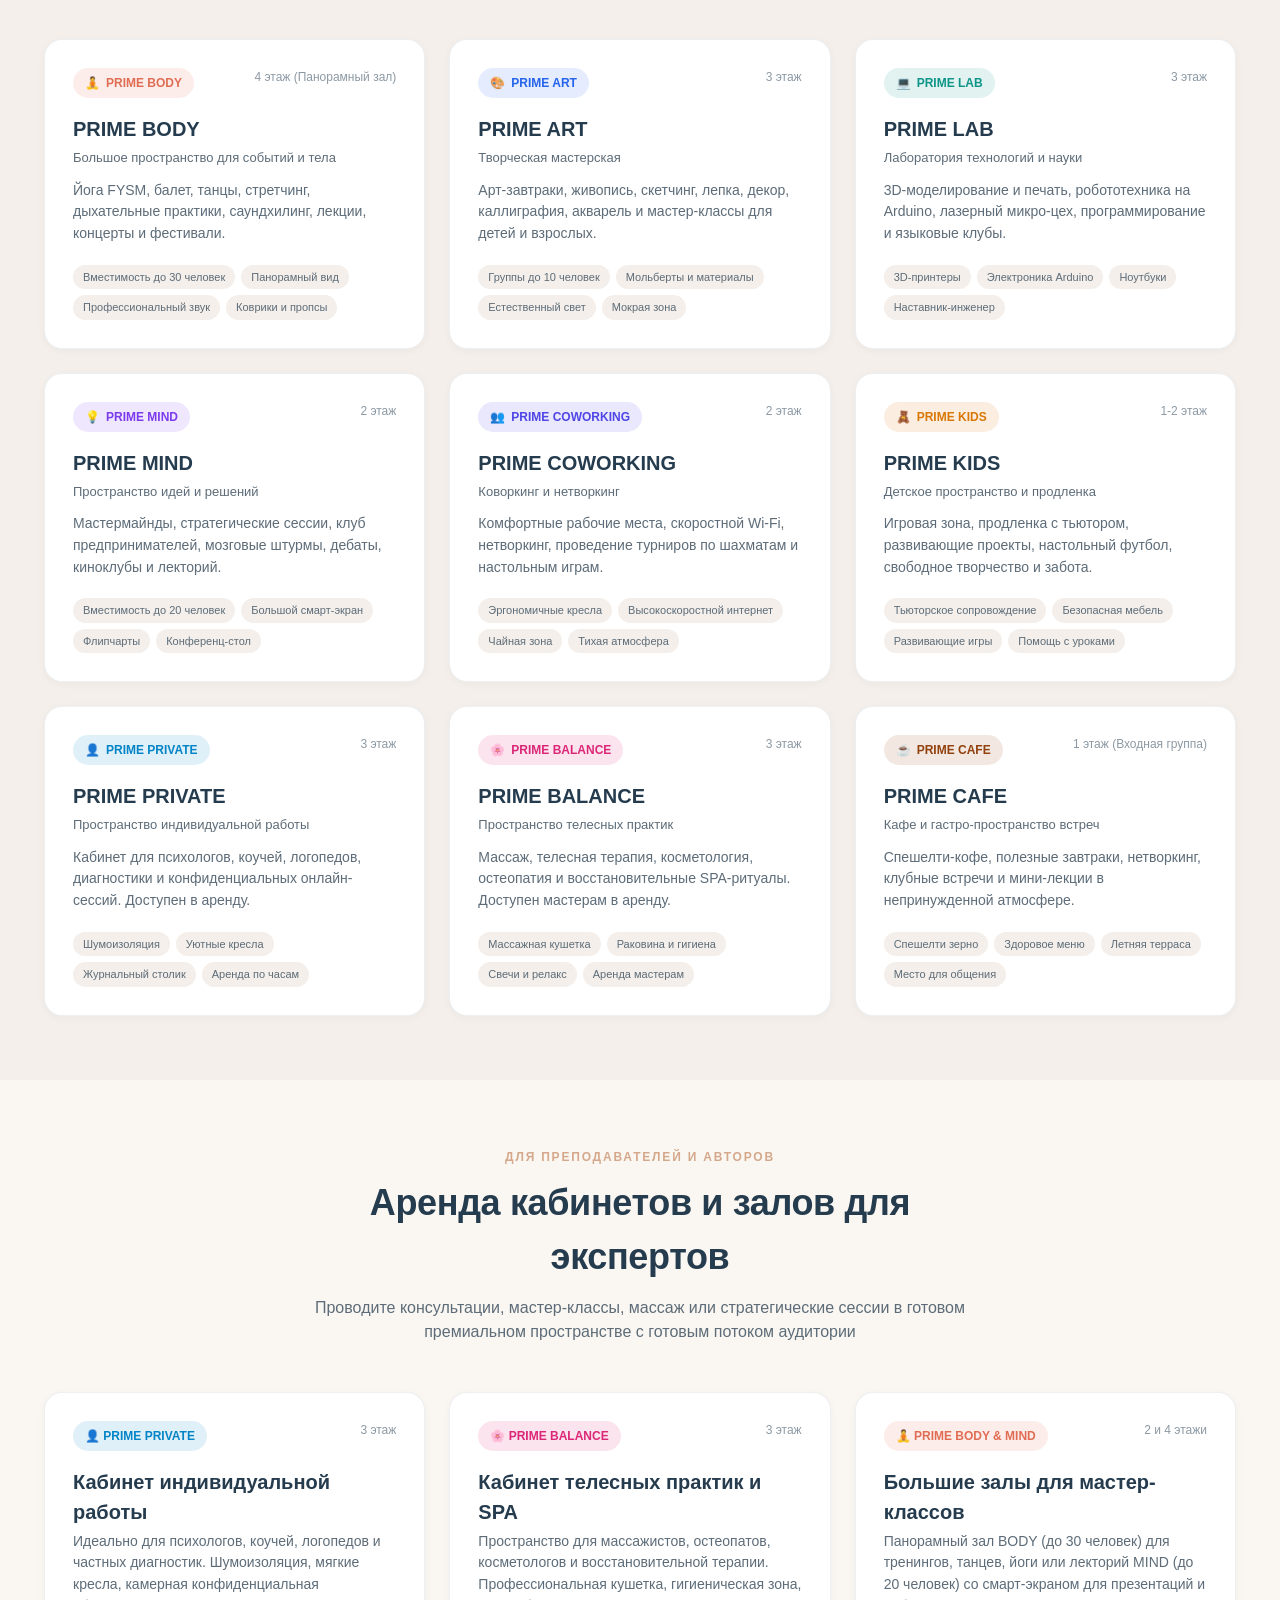
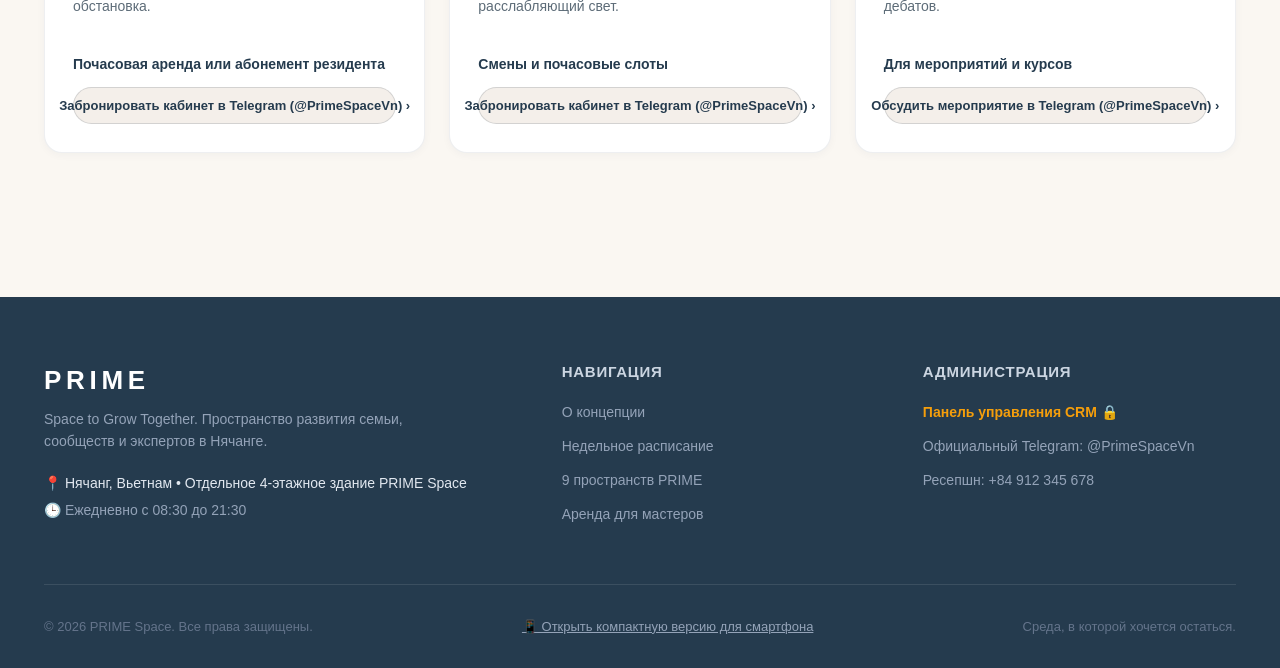
<file: prime-space/index.html>
<!DOCTYPE html>
<html lang="ru">
<head>
  <meta charset="UTF-8">
  <meta name="viewport" content="width=device-width, initial-scale=1.0">
  <title>PRIME Space | Пространство, где развиваются люди и семьи</title>
  <meta name="description" content="PRIME Space в Нячанге: многофункциональное 4-этажное пространство для развития детей и взрослых. Йога, танцы, 3D-лаборатория, творчество, коворкинг, кафе, бьюти и консультации.">
  <link rel="stylesheet" href="css/style.css">
  <link rel="icon" type="image/svg+xml" href="data:image/svg+xml,<svg xmlns='http://www.w3.org/2000/svg' viewBox='0 0 100 100'><text y='.9em' font-size='90'>🌿</text></svg>">

  <!-- Автоопределение устройства: смартфоны автоматически открывают оптимизированную мобильную версию -->
  <script>
    (function() {
      var isMobileDevice = /Android|webOS|iPhone|iPad|iPod|BlackBerry|IEMobile|Opera Mini/i.test(navigator.userAgent) || window.innerWidth <= 768;
      var urlParams = new URLSearchParams(window.location.search);
      var forceDesktop = urlParams.get('desktop') === '1' || sessionStorage.getItem('prime_force_desktop') === '1';
      if (isMobileDevice && !forceDesktop) {
        window.location.replace('mobile.html' + window.location.search);
      }
    })();
  </script>
</head>
<body>

  <!-- Top Header Navigation -->
  <header class="header">
    <div class="container header-inner">
      <a href="index.html" class="brand-wrap">
        <div>
          <div class="brand-title">PRIME</div>
          <div class="brand-sub">Space to grow together</div>
        </div>
      </a>

      <nav>
        <ul class="nav-menu">
          <li><a href="#about" class="nav-link">О концепции</a></li>
          <li><a href="#schedule" class="nav-link">Расписание недели</a></li>
          <li><a href="#spaces" class="nav-link">9 Пространств</a></li>
          <li><a href="#rental" class="nav-link">Аренда экспертам</a></li>
          <li><a href="#contacts" class="nav-link">Контакты</a></li>
        </ul>
      </nav>

      <div class="header-actions">
        <a href="admin.html" class="btn btn-outline btn-sm" title="Панель администратора PRIME Space">
          🔒 Вход в CRM
        </a>
        <a href="#schedule" class="btn btn-primary btn-sm">
          Записаться на занятие ›
        </a>
      </div>
    </div>
  </header>

  <!-- Hero Section -->
  <section class="hero" id="about">
    <div class="container hero-grid">
      <div class="hero-content">
        <div class="hero-tag" style="background: var(--prime-sage-olive); color: #FFFFFF; border: none; font-weight: 700; letter-spacing: 0.12em; text-transform: uppercase;">
          <span>4-этажный дом развития • Нячанг, Центр</span>
        </div>

        <h1 class="hero-title">
          Пространство, где <br>
          <span style="color: var(--prime-cta-blue);">развиваются люди.</span>
        </h1>

        <p class="hero-desc">
          Мы не разделяем развитие взрослых и детей — мы создаем культуру развития всей семьи. 
          Пока вы практикуете йогу, общаетесь на бизнес-завтраке или работаете в коворкинге, 
          дети рядом создают проекты в лаборатории и находят друзей.
        </p>

        <div class="hero-feature-pills">
          <div class="hero-pill"><span class="pill-check">✓</span> 9 функциональных пространств</div>
          <div class="hero-pill"><span class="pill-check">✓</span> Развитие всей семьи в единой среде</div>
          <div class="hero-pill"><span class="pill-check">✓</span> 3D-печать и робототехника</div>
          <div class="hero-pill"><span class="pill-check">✓</span> Спешелти-кофе и полезные перекусы</div>
        </div>

        <div style="display: flex; gap: 14px; flex-wrap: wrap;">
          <a href="#schedule" class="btn btn-primary" style="padding: 14px 32px; font-size: 15px;">
            Смотреть расписание на неделю ›
          </a>
          <a href="#rental" class="btn btn-outline" style="padding: 14px 28px; font-size: 15px;">
            Для экспертов и авторов ›
          </a>
        </div>
      </div>

      <div class="hero-visual">
        <div class="hero-image-card">
          <img src="assets/building.jpg" alt="PRIME Space Building Nha Trang">
        </div>
        <div class="hero-float-card">
          <div class="hero-float-icon">☕</div>
          <div class="hero-float-text">
            <h4>PRIME CAFE & Lounge</h4>
            <p>Утренний кофе, нетворкинг и семейные встречи</p>
          </div>
        </div>
      </div>
    </div>
  </section>

  <!-- Dual Care Banner (Взрослые + Дети) -->
  <section class="container">
    <div class="dual-care-banner">
      <div class="dual-care-card">
        <div class="dual-care-icon">☕</div>
        <div class="dual-care-content">
          <h3>Пока вы ждете детей или после практик</h3>
          <p>Вы можете продуктивно поработать в тихом коворкинге, провести созвон или отдохнуть за чашкой спешелти-кофе в PRIME CAFE.</p>
        </div>
      </div>
      <div class="dual-care-card">
        <div class="dual-care-icon">🧸</div>
        <div class="dual-care-content">
          <h3>Пока вы занимаетесь собой</h3>
          <p>Отдайте детей в игровую с внимательным тьютором, в 3D-лабораторию или в параллельные творческие группы.</p>
        </div>
      </div>
    </div>
  </section>

  <!-- Interactive Weekly Schedule Section -->
  <section class="section" id="schedule">
    <div class="container">
      <div class="section-head">
        <span class="section-tag">Живое расписание PRIME</span>
        <h2 class="section-title">Расписание классов и событий</h2>
        <p class="section-sub">Выберите день недели, направление и запишитесь онлайн — количество мест в группах ограничено для комфорта каждого гостя</p>
      </div>

      <div class="schedule-container">
        <!-- Переключатель дней недели -->
        <div class="days-nav" id="daysNav">
          <!-- Заполняется динамически через js/app.js -->
        </div>

        <!-- Фильтры категорий -->
        <div class="filter-toolbar">
          <div class="category-chips">
            <button class="cat-chip active" data-cat="all">Все направления</button>
            <button class="cat-chip" data-cat="kids">👶 Для детей</button>
            <button class="cat-chip" data-cat="adults">🧘 Для взрослых</button>
            <button class="cat-chip" data-cat="mind">💡 Идеи & Бизнес</button>
          </div>
          <div style="font-size: 13px; color: var(--text-muted);">
            🕒 Часы работы пространства: <strong>08:30 – 21:30</strong>
          </div>
        </div>

        <!-- Сетка занятий -->
        <div class="schedule-grid" id="scheduleGrid">
          <!-- Карточки генерируются динамически через js/app.js -->
        </div>
      </div>
    </div>
  </section>

  <!-- 9 Spaces of PRIME Section -->
  <section class="section" id="spaces" style="background: var(--bg-soft);">
    <div class="container">
      <div class="section-head">
        <span class="section-tag">Архитектура возможностей</span>
        <h2 class="section-title">9 Пространств PRIME</h2>
        <p class="section-sub">Каждый этаж нашего здания спроектирован под разные форматы развития: от телесных практик до 3D-печати и приватных кабинетов</p>
      </div>

      <div class="spaces-grid" id="spacesGrid">
        <!-- Карточки пространств рендерятся через js/app.js -->
      </div>
    </div>
  </section>

  <!-- Expert & Specialist Rental Section -->
  <section class="section" id="rental">
    <div class="container">
      <div class="section-head">
        <span class="section-tag">Для преподавателей и авторов</span>
        <h2 class="section-title">Аренда кабинетов и залов для экспертов</h2>
        <p class="section-sub">Проводите консультации, мастер-классы, массаж или стратегические сессии в готовом премиальном пространстве с готовым потоком аудитории</p>
      </div>

      <div style="display: grid; grid-template-columns: repeat(auto-fit, minmax(320px, 1fr)); gap: 24px;">
        <div class="space-card">
          <div>
            <div class="space-card-top">
              <span class="space-card-badge" style="background: rgba(2, 132, 199, 0.12); color: #0284C7">
                👤 PRIME PRIVATE
              </span>
              <span class="space-floor">3 этаж</span>
            </div>
            <h3 class="space-card-title">Кабинет индивидуальной работы</h3>
            <p class="space-card-desc">Идеально для психологов, коучей, логопедов и частных диагностик. Шумоизоляция, мягкие кресла, камерная конфиденциальная обстановка.</p>
          </div>
          <div style="margin-top: 16px;">
            <div style="font-size: 14px; font-weight: 700; margin-bottom: 12px;">Почасовая аренда или абонемент резидента</div>
            <a href="https://t.me/PrimeSpaceVn" target="_blank" class="btn btn-outline btn-sm" style="width: 100%;">
              Забронировать кабинет в Telegram (@PrimeSpaceVn) ›
            </a>
          </div>
        </div>

        <div class="space-card">
          <div>
            <div class="space-card-top">
              <span class="space-card-badge" style="background: rgba(219, 39, 119, 0.12); color: #DB2777">
                🌸 PRIME BALANCE
              </span>
              <span class="space-floor">3 этаж</span>
            </div>
            <h3 class="space-card-title">Кабинет телесных практик и SPA</h3>
            <p class="space-card-desc">Пространство для массажистов, остеопатов, косметологов и восстановительной терапии. Профессиональная кушетка, гигиеническая зона, расслабляющий свет.</p>
          </div>
          <div style="margin-top: 16px;">
            <div style="font-size: 14px; font-weight: 700; margin-bottom: 12px;">Смены и почасовые слоты</div>
            <a href="https://t.me/PrimeSpaceVn" target="_blank" class="btn btn-outline btn-sm" style="width: 100%;">
              Забронировать кабинет в Telegram (@PrimeSpaceVn) ›
            </a>
          </div>
        </div>

        <div class="space-card">
          <div>
            <div class="space-card-top">
              <span class="space-card-badge" style="background: rgba(224, 109, 83, 0.12); color: #E06D53">
                🧘 PRIME BODY & MIND
              </span>
              <span class="space-floor">2 и 4 этажи</span>
            </div>
            <h3 class="space-card-title">Большие залы для мастер-классов</h3>
            <p class="space-card-desc">Панорамный зал BODY (до 30 человек) для тренингов, танцев, йоги или лекторий MIND (до 20 человек) со смарт-экраном для презентаций и дебатов.</p>
          </div>
          <div style="margin-top: 16px;">
            <div style="font-size: 14px; font-weight: 700; margin-bottom: 12px;">Для мероприятий и курсов</div>
            <a href="https://t.me/PrimeSpaceVn" target="_blank" class="btn btn-outline btn-sm" style="width: 100%;">
              Обсудить мероприятие в Telegram (@PrimeSpaceVn) ›
            </a>
          </div>
        </div>
      </div>
    </div>
  </section>

  <!-- Footer -->
  <footer class="footer" id="contacts">
    <div class="container">
      <div class="footer-grid">
        <div class="footer-brand">
          <h3>PRIME</h3>
          <p>
            Space to Grow Together. Пространство развития семьи, сообществ и экспертов в Нячанге.
          </p>
          <div style="margin-top: 20px; font-size: 14px; color: #E2E8F0;">
            📍 Нячанг, Вьетнам • Отдельное 4-этажное здание PRIME Space
          </div>
          <div style="margin-top: 6px; font-size: 14px; color: #94A3B8;">
            🕒 Ежедневно с 08:30 до 21:30
          </div>
        </div>

        <div class="footer-col">
          <h4>Навигация</h4>
          <ul class="footer-links">
            <li><a href="#about">О концепции</a></li>
            <li><a href="#schedule">Недельное расписание</a></li>
            <li><a href="#spaces">9 пространств PRIME</a></li>
            <li><a href="#rental">Аренда для мастеров</a></li>
          </ul>
        </div>

        <div class="footer-col">
          <h4>Администрация</h4>
          <ul class="footer-links">
            <li><a href="admin.html" style="color: #F59E0B; font-weight: 700;">Панель управления CRM 🔒</a></li>
            <li><a href="https://t.me/PrimeSpaceVn" target="_blank">Официальный Telegram: @PrimeSpaceVn</a></li>
            <li><a href="tel:+84912345678">Ресепшн: +84 912 345 678</a></li>
          </ul>
        </div>
      </div>

      <div class="footer-bottom" style="display: flex; justify-content: space-between; align-items: center; flex-wrap: wrap; gap: 12px;">
        <div>© 2026 PRIME Space. Все права защищены.</div>
        <div>
          <a href="mobile.html?mobile=1" id="switchToMobileBtn" style="color: #94A3B8; text-decoration: underline; font-size: 13px;">
            📱 Открыть компактную версию для смартфона
          </a>
        </div>
        <div>Среда, в которой хочется остаться.</div>
      </div>
    </div>
  </footer>

  <!-- Modal Booking Dialog -->
  <div class="modal-overlay" id="bookingModal">
    <div class="modal-box">
      <button class="modal-close-btn" id="modalCloseBtn">✕</button>

      <div id="bookingFormFields">
        <h3 class="modal-title">Онлайн-запись на занятие</h3>
        <p class="modal-subtitle">Подтверждение бронирования места в группе</p>

        <!-- Сводка занятия -->
        <div class="booking-summary-card" id="bookingSummary">
          <!-- Заполняется в js/app.js -->
        </div>

        <form id="bookingForm">
          <div class="form-group">
            <label class="form-label" for="guestName">Ваше имя (или имя ребенка):</label>
            <input type="text" id="guestName" class="form-input" placeholder="Например: Анна Смирнова (дочь Алиса)" required>
          </div>

          <div class="form-group">
            <label class="form-label" for="guestPhone">Телефон или Telegram:</label>
            <input type="text" id="guestPhone" class="form-input" placeholder="+84 90 123 4567 или @username" required>
          </div>

          <div class="form-group">
            <label class="form-label" for="guestSpots">Количество участников:</label>
            <select id="guestSpots" class="form-input">
              <option value="1">1 человек (стандартная запись)</option>
              <option value="2">2 человека (например, мама + ребенок)</option>
              <option value="3">3 человека</option>
            </select>
          </div>

          <div class="form-group">
            <label class="form-label" for="guestComment">Пожелания / вопросы (опционально):</label>
            <input type="text" id="guestComment" class="form-input" placeholder="Возраст ребенка, уровень подготовки или пожелания">
          </div>

          <button type="submit" class="btn btn-primary" style="width: 100%; padding: 14px; font-size: 15px; margin-top: 10px;">
            Подтвердить запись ✨
          </button>
        </form>
      </div>

      <!-- Сообщение об успехе -->
      <div id="bookingSuccessMsg" style="display: none; text-align: center; padding: 24px 0;">
        <div style="font-size: 54px; margin-bottom: 16px;">🎉</div>
        <h3 style="font-size: 22px; font-weight: 800; margin-bottom: 8px;">Вы успешно записаны!</h3>
        <p style="font-size: 14px; color: var(--text-muted); line-height: 1.6; margin-bottom: 24px;">
          Ждем вас в PRIME Space! Наш администратор также увидит вашу бронь в системе расписания.
        </p>
        <button type="button" class="btn btn-dark" onclick="document.getElementById('bookingModal').classList.remove('open')">
          Понятно, спасибо
        </button>
      </div>
    </div>
  </div>

  <script src="js/data.js"></script>
  <script src="js/app.js"></script>
</body>
</html>
</file>
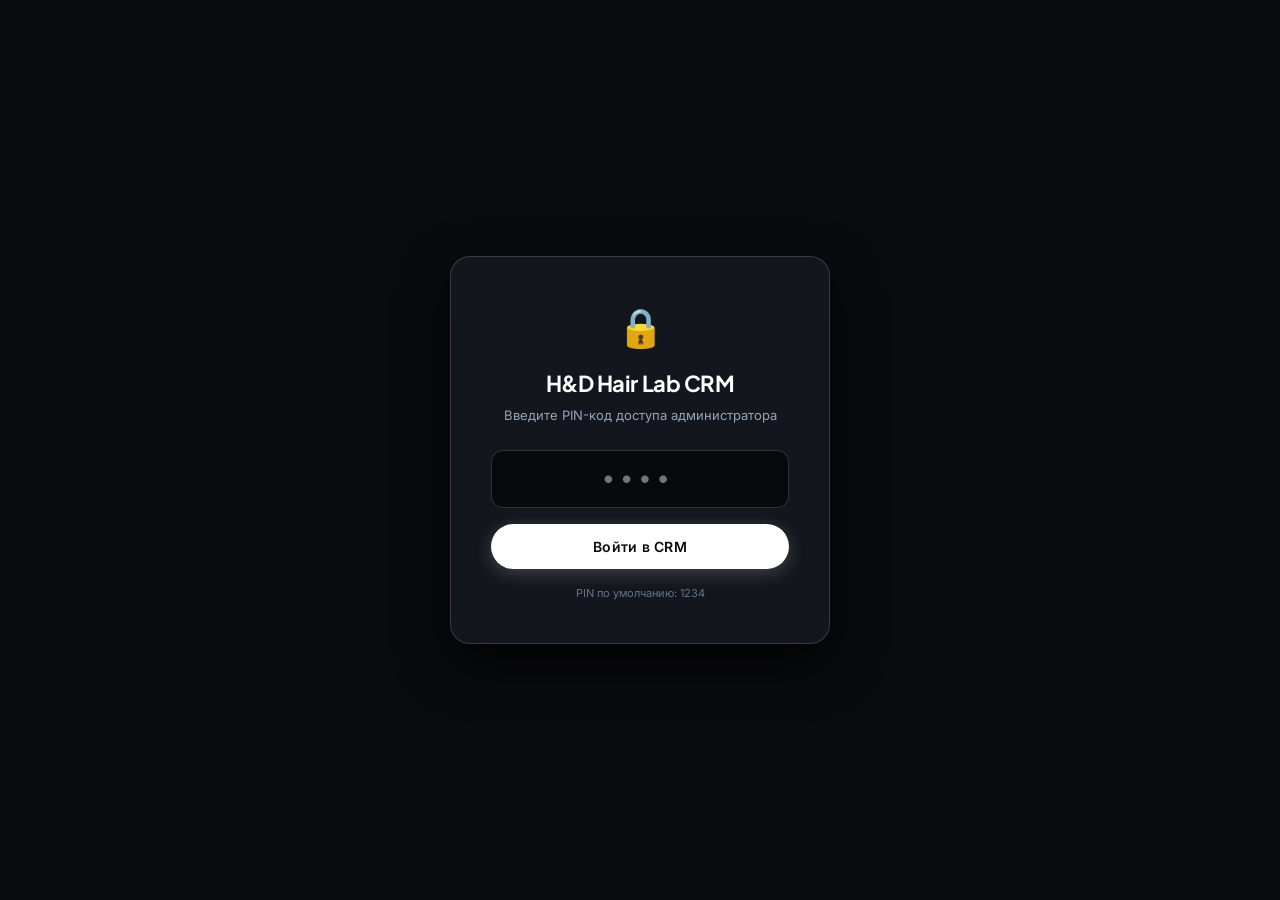
<file: hd-hair-lab/admin.html>
<!DOCTYPE html>
<html lang="ru">
<head>
  <meta charset="UTF-8">
  <meta name="viewport" content="width=device-width, initial-scale=1.0">
  <meta http-equiv="Cache-Control" content="no-cache, no-store, must-revalidate">
  <meta http-equiv="Pragma" content="no-cache">
  <meta http-equiv="Expires" content="0">
  <title>H&D Hair Lab CRM | Панель управления салоном</title>
  <link rel="stylesheet" href="css/style.css?v=1.0">
  <link rel="icon" type="image/svg+xml" href="assets/favicon.svg">
</head>
<body style="background: var(--bg-deep); color: var(--text-main);">

  <!-- PIN Protection Overlay -->
  <div id="pinLockScreen" style="position: fixed; inset: 0; z-index: 9999; background: #0A0B0E; display: flex; align-items: center; justify-content: center; padding: 20px;">
    <div style="background: var(--bg-surface); border: 1px solid var(--border-medium); border-radius: var(--radius-lg); padding: 40px; max-width: 380px; width: 100%; text-align: center; box-shadow: 0 20px 50px rgba(0,0,0,0.8);">
      <div style="font-size: 38px; margin-bottom: 12px;">🔒</div>
      <h2 style="font-size: 22px; margin-bottom: 8px;">H&D Hair Lab CRM</h2>
      <p style="color: var(--text-muted); font-size: 13px; margin-bottom: 24px;">Введите PIN-код доступа администратора</p>
      
      <form id="pinAuthForm">
        <input type="password" id="pinInput" maxlength="6" placeholder="••••" style="width: 100%; text-align: center; font-size: 28px; letter-spacing: 0.3em; padding: 12px; border-radius: 12px; border: 1px solid var(--border-medium); background: var(--bg-deep); color: #FFFFFF; outline: none; margin-bottom: 16px;">
        <div id="pinErrorMsg" style="color: #EF4444; font-size: 12px; margin-bottom: 12px; display: none;">Неверный PIN-код</div>
        <button type="submit" class="btn btn-primary" style="width: 100%; padding: 14px; font-size: 14px;">Войти в CRM</button>
      </form>
      <div style="font-size: 11px; color: var(--text-dim); margin-top: 16px;">PIN по умолчанию: 1234</div>
    </div>
  </div>

  <!-- Admin Main Layout -->
  <div class="admin-layout" id="adminMainLayout" style="display: none;">
    <!-- Sidebar -->
    <aside class="admin-sidebar">
      <div>
        <div style="margin-bottom: 32px;">
          <img src="assets/logo.svg" alt="H&D Hair Lab" style="height: 48px; width: auto; object-fit: contain;">
        </div>

        <nav>
          <a href="#" class="admin-nav-item active" data-tab="timeline">
            <span>📅</span> Расписание на день
          </a>
          <a href="#" class="admin-nav-item" data-tab="appointments">
            <span>📋</span> Журнал записей
          </a>
          <a href="#" class="admin-nav-item" data-tab="specialists">
            <span>👥</span> Мастера и график работы
          </a>
          <a href="#" class="admin-nav-item" data-tab="services">
            <span>🏷️</span> Услуги и цены
          </a>
          <a href="index.html" target="_blank" class="admin-nav-item" style="color: #FFFFFF; margin-top: 24px; border: 1px solid var(--border-subtle);">
            <span>↗</span> Открыть сайт студии
          </a>
        </nav>
      </div>

      <div style="font-size: 12px; color: var(--text-dim); padding-top: 20px; border-top: 1px solid var(--border-subtle);">
        <div>H&D Hair Lab v1.0</div>
        <div style="margin-top: 4px;">11 Cao Văn Bé, Nha Trang</div>
      </div>
    </aside>

    <!-- Main Content -->
    <main class="admin-main">
      <!-- Top Action Bar -->
      <div style="display: flex; justify-content: space-between; align-items: center; margin-bottom: 32px; flex-wrap: wrap; gap: 16px;">
        <div>
          <h1 style="font-size: 28px; font-weight: 700;">Панель управления студией</h1>
          <p style="font-size: 13px; color: var(--text-muted);">Расписание на день в реальном времени, график мастеров, журнал клиентов и прейскурант</p>
        </div>
        <div style="display: flex; gap: 12px;">
          <button id="openQuickBookingBtn" class="btn btn-primary" style="padding: 10px 20px; font-size: 13px;">
            <span>+</span> Записать клиента
          </button>
          <button id="openAddServiceBtn" class="btn btn-outline" style="padding: 10px 18px; font-size: 13px;">
            + Добавить услугу
          </button>
        </div>
      </div>

      <!-- KPI Summary Cards -->
      <div class="admin-stats-grid">
        <div class="stat-card">
          <div class="stat-label">Записей на сегодня</div>
          <div class="stat-value" id="kpiTodayCount">0</div>
        </div>
        <div class="stat-card">
          <div class="stat-label">Новые онлайн-заявки</div>
          <div class="stat-value" id="kpiNewCount" style="color: var(--accent-emerald);">0</div>
        </div>
        <div class="stat-card">
          <div class="stat-label">Ожидаемая выручка</div>
          <div class="stat-value" id="kpiRevenue" style="color: #FFFFFF;">0 ₫</div>
        </div>
        <div class="stat-card">
          <div class="stat-label">Всего услуг в базе</div>
          <div class="stat-value" id="kpiServicesCount">0</div>
        </div>
      </div>

      <!-- TAB 1: MASTER TIMELINE GRID (РАСПИСАНИЕ НА ДЕНЬ) -->
      <section class="admin-tab-section" id="tab-timeline">
        <div style="display: flex; justify-content: space-between; align-items: center; margin-bottom: 16px; flex-wrap: wrap; gap: 12px;">
          <div>
            <h2 style="font-size: 20px;">Расписание на день</h2>
            <div id="timelineSelectedDateLabel" style="font-size: 13px; color: var(--text-muted); margin-top: 2px;"></div>
          </div>
          <div style="display: flex; gap: 8px; align-items: center; flex-wrap: wrap;">
            <button type="button" id="timelinePrevDayBtn" class="btn btn-outline" style="padding: 6px 12px; font-size: 12px;">‹ Вчера</button>
            <button type="button" id="timelineTodayBtn" class="btn btn-primary" style="padding: 6px 14px; font-size: 12px; font-weight: 700;">Сегодня</button>
            <button type="button" id="timelineNextDayBtn" class="btn btn-outline" style="padding: 6px 12px; font-size: 12px;">Завтра ›</button>
            <input type="date" id="timelineDateInput" class="form-input" style="width: auto; padding: 6px 12px; font-size: 13px;">
          </div>
        </div>

        <!-- Dynamic summary and cross-date alerts -->
        <div id="timelineDatesSummary" style="margin-bottom: 16px;"></div>

        <div class="timeline-container">
          <table class="timeline-table">
            <thead>
              <tr>
                <th style="width: 180px;">Специалист</th>
                <th>10:00</th>
                <th>11:00</th>
                <th>12:00</th>
                <th>13:00</th>
                <th>14:00</th>
                <th>15:00</th>
                <th>16:00</th>
                <th>17:00</th>
                <th>18:00</th>
                <th>19:00</th>
              </tr>
            </thead>
            <tbody id="timelineTableBody">
              <!-- Injected via admin.js -->
            </tbody>
          </table>
        </div>
      </section>

      <!-- TAB 2: SPECIALISTS AND SCHEDULE (МАСТЕРА И ГРАФИК РАБОТЫ) -->
      <section class="admin-tab-section" id="tab-specialists" style="display: none;">
        <div style="display: flex; justify-content: space-between; align-items: center; margin-bottom: 24px; flex-wrap: wrap; gap: 16px;">
          <div>
            <h2 style="font-size: 20px;">Мастера и график работы</h2>
            <p style="font-size: 13px; color: var(--text-muted);">Управление мастерами, создание профилей и быстрая настройка рабочих смен на неделю</p>
          </div>
          <div style="display: flex; gap: 12px; align-items: center; flex-wrap: wrap;">
            <div style="display: flex; align-items: center; gap: 8px; background: var(--bg-surface); border: 1px solid var(--border-subtle); padding: 6px 12px; border-radius: var(--radius-md);">
              <button type="button" class="btn btn-glass" id="schedulePrevWeekBtn" style="padding: 4px 10px; font-size: 12px;">‹ Пред. неделя</button>
              <span id="scheduleCurrentWeekLabel" style="font-size: 13px; font-weight: 600; color: #FFFFFF; min-width: 140px; text-align: center;">Неделя</span>
              <button type="button" class="btn btn-glass" id="scheduleNextWeekBtn" style="padding: 4px 10px; font-size: 12px;">След. неделя ›</button>
            </div>
            <button class="btn btn-primary" id="openAddSpecialistBtn" style="padding: 10px 18px; font-size: 13px;">
              + Добавить мастера
            </button>
          </div>
        </div>

        <div class="timeline-container">
          <table class="timeline-table" style="min-width: 950px;">
            <thead>
              <tr id="scheduleDaysHeader">
                <!-- Injected via admin.js -->
              </tr>
            </thead>
            <tbody id="specialistsScheduleTableBody">
              <!-- Injected via admin.js -->
            </tbody>
          </table>
        </div>
      </section>

      <!-- TAB 3: APPOINTMENTS JOURNAL (ЖУРНАЛ ЗАПИСЕЙ) -->
      <section class="admin-tab-section" id="tab-appointments" style="display: none;">
        <div style="display: flex; justify-content: space-between; align-items: center; margin-bottom: 20px; flex-wrap: wrap; gap: 12px;">
          <h2 style="font-size: 20px;">Журнал записей клиентов</h2>
          <div style="display: flex; gap: 10px;">
            <select id="journalStatusFilter" class="form-select" style="width: auto; padding: 8px 12px; font-size: 13px;">
              <option value="all">Все статусы</option>
              <option value="new">Новые заявки</option>
              <option value="confirmed">Подтвержденные</option>
              <option value="completed">Выполненные</option>
              <option value="cancelled">Отмененные</option>
            </select>
          </div>
        </div>

        <div class="timeline-container">
          <table class="timeline-table">
            <thead>
              <tr>
                <th>ID</th>
                <th>Клиент</th>
                <th>Телефон</th>
                <th>Процедура</th>
                <th>Мастер</th>
                <th>Дата и Время</th>
                <th>Стоимость</th>
                <th>Статус</th>
                <th>Действия</th>
              </tr>
            </thead>
            <tbody id="journalTableBody">
              <!-- Injected via admin.js -->
            </tbody>
          </table>
        </div>
      </section>

      <!-- TAB 3: SERVICES AND PRICES (УСЛУГИ И ЦЕНЫ) -->
      <section class="admin-tab-section" id="tab-services" style="display: none;">
        <div style="display: flex; justify-content: space-between; align-items: center; margin-bottom: 20px; flex-wrap: wrap; gap: 12px;">
          <div>
            <h2 style="font-size: 20px; font-weight: 700;">Управление каталогом услуг и ценами</h2>
            <p style="font-size: 13px; color: var(--text-muted); margin-top: 4px;">Каталог сгруппирован по категориям в виде аккордеонов. Раскрывайте нужную категорию для просмотра и редактирования</p>
          </div>
          <div style="display: flex; gap: 10px; align-items: center;">
            <button class="btn btn-glass" id="toggleAllCategoriesBtn" style="padding: 8px 14px; font-size: 12px;">
              Развернуть все ▾
            </button>
            <button class="btn btn-primary" id="addServiceTabBtn" style="padding: 8px 16px; font-size: 13px;">
              + Создать новую услугу
            </button>
          </div>
        </div>

        <!-- Поиск по каталогу услуг -->
        <div style="margin-bottom: 20px;">
          <input type="text" id="adminServiceSearchInput" class="form-input" placeholder="🔍 Быстрый поиск услуги по названию или описанию..." style="max-width: 480px;">
        </div>

        <!-- Контейнер аккордеонов категорий -->
        <div id="adminServicesAccordionContainer" style="display: flex; flex-direction: column; gap: 12px;">
          <!-- Injected via admin.js -->
        </div>
      </section>
    </main>
  </div>

  <!-- MODAL: Быстрая запись администратором -->
  <div class="modal-overlay" id="adminQuickBookingModal">
    <div class="booking-modal-card" style="max-width: 540px;">
      <div class="modal-header">
        <h3>Новая запись клиента</h3>
        <button class="modal-close-btn" id="closeQuickBookingModal">&times;</button>
      </div>
      <div class="modal-body">
        <form id="adminQuickBookingForm">
          <div class="booking-form-group">
            <label class="form-label">Имя клиента *</label>
            <input type="text" id="adminClientName" class="form-input" required placeholder="Имя клиента">
          </div>
          <div class="booking-form-group">
            <label class="form-label">Телефон / Telegram / WhatsApp *</label>
            <input type="text" id="adminClientPhone" class="form-input" required placeholder="+84 ... или +7 ...">
          </div>
          <div class="booking-form-group">
            <label class="form-label">Услуга *</label>
            <select id="adminServiceSelect" class="form-select" required></select>
          </div>
          <div class="booking-form-group">
            <label class="form-label">Мастер *</label>
            <select id="adminSpecialistSelect" class="form-select" required></select>
          </div>
          <div style="display: grid; grid-template-columns: 1fr 1fr; gap: 12px;">
            <div class="booking-form-group">
              <label class="form-label">Дата *</label>
              <input type="date" id="adminBookingDate" class="form-input" required>
            </div>
            <div class="booking-form-group">
              <label class="form-label">Время *</label>
              <select id="adminBookingTime" class="form-select" required>
                <option value="10:00">10:00</option>
                <option value="11:00">11:00</option>
                <option value="12:00">12:00</option>
                <option value="13:00">13:00</option>
                <option value="14:00">14:00</option>
                <option value="15:00">15:00</option>
                <option value="16:00">16:00</option>
                <option value="17:00">17:00</option>
                <option value="18:00">18:00</option>
                <option value="19:00">19:00</option>
              </select>
            </div>
          </div>
          <div class="booking-form-group">
            <label class="form-label">Комментарий</label>
            <textarea id="adminBookingComment" class="form-textarea" rows="2" placeholder="Заметка мастера, пожелания..."></textarea>
          </div>
          <button type="submit" class="btn btn-primary" style="width: 100%; padding: 14px; margin-top: 10px;">
            Создать бронь в CRM ✨
          </button>
        </form>
      </div>
    </div>
  </div>

  <!-- MODAL: Создание и редактирование услуги -->
  <div class="modal-overlay" id="adminEditServiceModal">
    <div class="booking-modal-card" style="max-width: 520px;">
      <div class="modal-header">
        <h3 id="editServiceModalTitle">Услуга студии</h3>
        <button class="modal-close-btn" id="closeEditServiceModal">&times;</button>
      </div>
      <div class="modal-body">
        <form id="adminEditServiceForm">
          <input type="hidden" id="editServiceId">
          <div class="booking-form-group">
            <label class="form-label">Название процедуры *</label>
            <input type="text" id="editServiceName" class="form-input" required placeholder="Например: Сложное окрашивание AirTouch">
          </div>
          <div class="booking-form-group">
            <label class="form-label">Категория услуги *</label>
            <select id="editServiceCategory" class="form-select" required></select>
          </div>
          <div style="display: grid; grid-template-columns: 1.2fr 1fr; gap: 12px;">
            <div class="booking-form-group">
              <label class="form-label">Базовая цена (₫) *</label>
              <input type="number" id="editServicePrice" class="form-input" step="50000" min="0" required placeholder="Например: 1500000">
            </div>
            <div class="booking-form-group">
              <label class="form-label">Длительность *</label>
              <select id="editServiceDuration" class="form-select" required>
                <option value="30">30 мин (0.5 ч)</option>
                <option value="45">45 мин</option>
                <option value="60" selected>60 мин (1 час)</option>
                <option value="90">90 мин (1.5 ч)</option>
                <option value="120">120 мин (2 часа)</option>
                <option value="150">150 мин (2.5 ч)</option>
                <option value="180">180 мин (3 часа)</option>
                <option value="240">240 мин (4 часа)</option>
                <option value="300">300 мин (5 часов)</option>
                <option value="360">360 мин (6 часов)</option>
              </select>
            </div>
          </div>
          <div class="booking-form-group">
            <label class="form-label">Краткое описание процедуры</label>
            <textarea id="editServiceDesc" class="form-textarea" rows="2" placeholder="Особенности техники, препараты, кому подходит..."></textarea>
          </div>
          <button type="submit" class="btn btn-primary" style="width: 100%; padding: 14px; margin-top: 10px;">
            Сохранить услугу ✨
          </button>
        </form>
      </div>
    </div>
  </div>

  <!-- MODAL: Создание и редактирование мастера -->
  <div class="modal-overlay" id="adminSpecialistModal">
    <div class="booking-modal-card" style="max-width: 580px;">
      <div class="modal-header">
        <h3 id="specialistModalTitle">Мастер студии</h3>
        <button class="modal-close-btn" id="closeSpecialistModal">&times;</button>
      </div>
      <div class="modal-body">
        <form id="adminSpecialistForm">
          <input type="hidden" id="specEditId">
          <div class="booking-form-group">
            <label class="form-label">Имя мастера *</label>
            <input type="text" id="specEditName" class="form-input" required placeholder="Например: Helen (Елена)">
          </div>
          <div class="booking-form-group">
            <label class="form-label">Должность / Специализация *</label>
            <input type="text" id="specEditRole" class="form-input" required placeholder="Например: Шеф-колорист, мастер по AirTouch">
          </div>
          <div class="booking-form-group">
            <label class="form-label">Опыт работы / Регалии</label>
            <textarea id="specEditExperience" class="form-textarea" rows="2" placeholder="Опыт более 10 лет, сложные техники окрашивания, международные дипломы"></textarea>
          </div>
          <div class="booking-form-group">
            <label class="form-label">Ссылка на фото (аватар)</label>
            <input type="url" id="specEditAvatar" class="form-input" placeholder="https://images.unsplash.com/...">
          </div>

          <div class="booking-form-group">
            <label class="form-label">Направления услуг мастера:</label>
            <div id="specCategoryCheckboxes" style="display: grid; grid-template-columns: 1fr 1fr; gap: 8px; font-size: 13px; color: var(--text-sub);">
              <!-- Injected via admin.js -->
            </div>
          </div>

          <div class="booking-form-group">
            <label class="form-label">Постоянные рабочие дни по умолчанию:</label>
            <div id="specWorkDaysCheckboxes" style="display: flex; gap: 6px; flex-wrap: wrap;">
              <label style="padding: 6px 10px; border-radius: var(--radius-sm); background: var(--bg-card); border: 1px solid var(--border-subtle); cursor: pointer;"><input type="checkbox" name="workday" value="1" checked> Пн</label>
              <label style="padding: 6px 10px; border-radius: var(--radius-sm); background: var(--bg-card); border: 1px solid var(--border-subtle); cursor: pointer;"><input type="checkbox" name="workday" value="2" checked> Вт</label>
              <label style="padding: 6px 10px; border-radius: var(--radius-sm); background: var(--bg-card); border: 1px solid var(--border-subtle); cursor: pointer;"><input type="checkbox" name="workday" value="3" checked> Ср</label>
              <label style="padding: 6px 10px; border-radius: var(--radius-sm); background: var(--bg-card); border: 1px solid var(--border-subtle); cursor: pointer;"><input type="checkbox" name="workday" value="4" checked> Чт</label>
              <label style="padding: 6px 10px; border-radius: var(--radius-sm); background: var(--bg-card); border: 1px solid var(--border-subtle); cursor: pointer;"><input type="checkbox" name="workday" value="5" checked> Пт</label>
              <label style="padding: 6px 10px; border-radius: var(--radius-sm); background: var(--bg-card); border: 1px solid var(--border-subtle); cursor: pointer;"><input type="checkbox" name="workday" value="6" checked> Сб</label>
              <label style="padding: 6px 10px; border-radius: var(--radius-sm); background: var(--bg-card); border: 1px solid var(--border-subtle); cursor: pointer;"><input type="checkbox" name="workday" value="7" checked> Вс</label>
            </div>
          </div>

          <button type="submit" class="btn btn-primary" style="width: 100%; padding: 14px; margin-top: 10px;">
            Сохранить мастера ✨
          </button>
        </form>
      </div>
    </div>
  </div>

  <!-- MODAL: НАЗНАЧИТЬ МАСТЕРА ДЛЯ ОНЛАЙН-ЗАЯВКИ -->
  <div class="modal-overlay" id="adminAssignMasterModal">
    <div class="modal-card" style="max-width: 440px;">
      <div class="modal-header">
        <h3 id="assignMasterModalTitle" style="font-size: 18px; font-weight: 700;">⚡ Назначить мастера на запись</h3>
        <button class="modal-close-btn" id="closeAssignMasterModal">&times;</button>
      </div>
      <div class="modal-body">
        <form id="adminAssignMasterForm">
          <input type="hidden" id="assignAppId">
          
          <div style="background: var(--bg-card); border: 1px solid var(--border-subtle); border-radius: var(--radius-md); padding: 14px; margin-bottom: 18px;">
            <div style="font-size: 11px; text-transform: uppercase; color: var(--text-dim); margin-bottom: 2px;">Клиент и процедура</div>
            <strong id="assignClientName" style="color: #FFFFFF; font-size: 16px;"></strong>
            <div id="assignServiceName" style="font-size: 13px; color: var(--text-sub); margin-top: 2px;"></div>
            <div id="assignDateTimeBadge" style="display: inline-block; margin-top: 8px; font-size: 12px; font-family: var(--font-mono); color: #10B981; background: rgba(16, 185, 129, 0.15); padding: 3px 8px; border-radius: 4px;"></div>
          </div>

          <div class="booking-form-group">
            <label class="form-label">Выберите мастера студии *</label>
            <select id="assignMasterSelect" class="form-select" required style="width: 100%; padding: 12px; background: var(--bg-surface); border: 1px solid var(--border-medium); border-radius: var(--radius-md); color: #FFFFFF; font-size: 14px;">
              <!-- Populated via admin.js -->
            </select>
          </div>

          <button type="submit" class="btn btn-primary" style="width: 100%; padding: 14px; font-size: 14px; margin-top: 8px;">
            Назначить мастера в расписание ✨
          </button>
        </form>
      </div>
    </div>
  </div>

  <!-- MODAL: РЕДАКТИРОВАНИЕ ЗАПИСИ КЛИЕНТА (ИЗ РАСПИСАНИЯ ИЛИ ЖУРНАЛА) -->
  <div class="modal-overlay" id="adminEditAppointmentModal">
    <div class="modal-card" style="max-width: 580px;">
      <div class="modal-header">
        <div>
          <h3 id="editAppModalTitle" style="font-size: 18px; font-weight: 700;">✏️ Редактирование записи</h3>
          <div id="editAppSubtitle" style="font-size: 12px; color: var(--text-dim); margin-top: 2px;"></div>
        </div>
        <button class="modal-close-btn" id="closeEditAppointmentModal">&times;</button>
      </div>
      <div class="modal-body" style="padding: 24px;">
        <form id="adminEditAppointmentForm">
          <input type="hidden" id="editAppId">

          <!-- 1. Клиент -->
          <div style="display: grid; grid-template-columns: 1fr 1fr; gap: 14px; margin-bottom: 16px;">
            <div class="booking-form-group">
              <label class="form-label">Имя клиента *</label>
              <input type="text" id="editAppClientName" class="form-input" required>
            </div>
            <div class="booking-form-group">
              <label class="form-label">Телефон / Мессенджер *</label>
              <input type="text" id="editAppPhone" class="form-input" required>
            </div>
          </div>

          <!-- 2. Услуга и вариант -->
          <div style="display: grid; grid-template-columns: 1fr 1fr; gap: 14px; margin-bottom: 16px;">
            <div class="booking-form-group">
              <label class="form-label">Процедура / Услуга *</label>
              <select id="editAppServiceSelect" class="form-select" required></select>
            </div>
            <div class="booking-form-group">
              <label class="form-label">Вариант / Длина волос</label>
              <select id="editAppVariantSelect" class="form-select"></select>
            </div>
          </div>

          <!-- 3. Мастер и Статус -->
          <div style="display: grid; grid-template-columns: 1fr 1fr; gap: 14px; margin-bottom: 16px;">
            <div class="booking-form-group">
              <label class="form-label">Специалист / Мастер *</label>
              <select id="editAppSpecialistSelect" class="form-select" required></select>
            </div>
            <div class="booking-form-group">
              <label class="form-label">Статус записи *</label>
              <select id="editAppStatusSelect" class="form-select" required>
                <option value="new">Новая заявка</option>
                <option value="confirmed">Подтверждена</option>
                <option value="completed">Выполнена</option>
                <option value="cancelled">Отменена</option>
              </select>
            </div>
          </div>

          <!-- 4. Дата, Время и Длительность -->
          <div style="display: grid; grid-template-columns: 1.2fr 1fr 1.2fr; gap: 14px; margin-bottom: 16px;">
            <div class="booking-form-group">
              <label class="form-label">Дата приёма *</label>
              <input type="date" id="editAppDate" class="form-input" required>
            </div>
            <div class="booking-form-group">
              <label class="form-label">Время *</label>
              <select id="editAppTime" class="form-select" required>
                <option value="10:00">10:00</option>
                <option value="11:00">11:00</option>
                <option value="12:00">12:00</option>
                <option value="13:00">13:00</option>
                <option value="14:00">14:00</option>
                <option value="15:00">15:00</option>
                <option value="16:00">16:00</option>
                <option value="17:00">17:00</option>
                <option value="18:00">18:00</option>
                <option value="19:00">19:00</option>
              </select>
            </div>
            <div class="booking-form-group">
              <label class="form-label">Длительность *</label>
              <select id="editAppDuration" class="form-select" required>
                <option value="30">30 мин</option>
                <option value="45">45 мин</option>
                <option value="60">60 мин (1 ч)</option>
                <option value="90">90 мин (1.5 ч)</option>
                <option value="120">120 мин (2 ч)</option>
                <option value="150">150 мин (2.5 ч)</option>
                <option value="180">180 мин (3 ч)</option>
                <option value="240">240 мин (4 ч)</option>
                <option value="300">300 мин (5 ч)</option>
                <option value="360">360 мин (6 ч)</option>
              </select>
            </div>
          </div>

          <!-- 5. Стоимость и Комментарий -->
          <div style="display: grid; grid-template-columns: 1fr 1.5fr; gap: 14px; margin-bottom: 20px;">
            <div class="booking-form-group">
              <label class="form-label">Стоимость (₫) *</label>
              <input type="number" id="editAppPrice" class="form-input" required min="0" step="50000">
            </div>
            <div class="booking-form-group">
              <label class="form-label">Примечание / Комментарий</label>
              <input type="text" id="editAppComment" class="form-input" placeholder="Пожелания, особенности...">
            </div>
          </div>

          <!-- Кнопки действий -->
          <div style="display: flex; justify-content: space-between; align-items: center; gap: 12px; margin-top: 24px; padding-top: 18px; border-top: 1px solid var(--border-subtle); flex-wrap: wrap;">
            <button type="button" id="deleteAppBtn" class="btn btn-outline" style="color: #EF4444; border-color: rgba(239, 68, 68, 0.4); padding: 10px 18px; font-size: 13px;">
              🗑️ Удалить запись
            </button>
            <div style="display: flex; gap: 10px;">
              <button type="button" id="cancelEditAppBtn" class="btn btn-glass" style="padding: 10px 18px; font-size: 13px;">
                Отмена
              </button>
              <button type="submit" class="btn btn-primary" style="padding: 10px 24px; font-size: 13px;">
                Сохранить изменения ✨
              </button>
            </div>
          </div>
        </form>
      </div>
    </div>
  </div>

  <!-- Toast Container for Real-time Notifications -->
  <div id="adminToastContainer" style="position: fixed; bottom: 24px; right: 24px; z-index: 10000; display: flex; flex-direction: column; gap: 10px; pointer-events: none;"></div>

  <!-- Scripts -->
  <script src="js/data.js?v=1.4"></script>
  <script src="js/admin.js?v=1.4"></script>
</body>
</html>
</file>
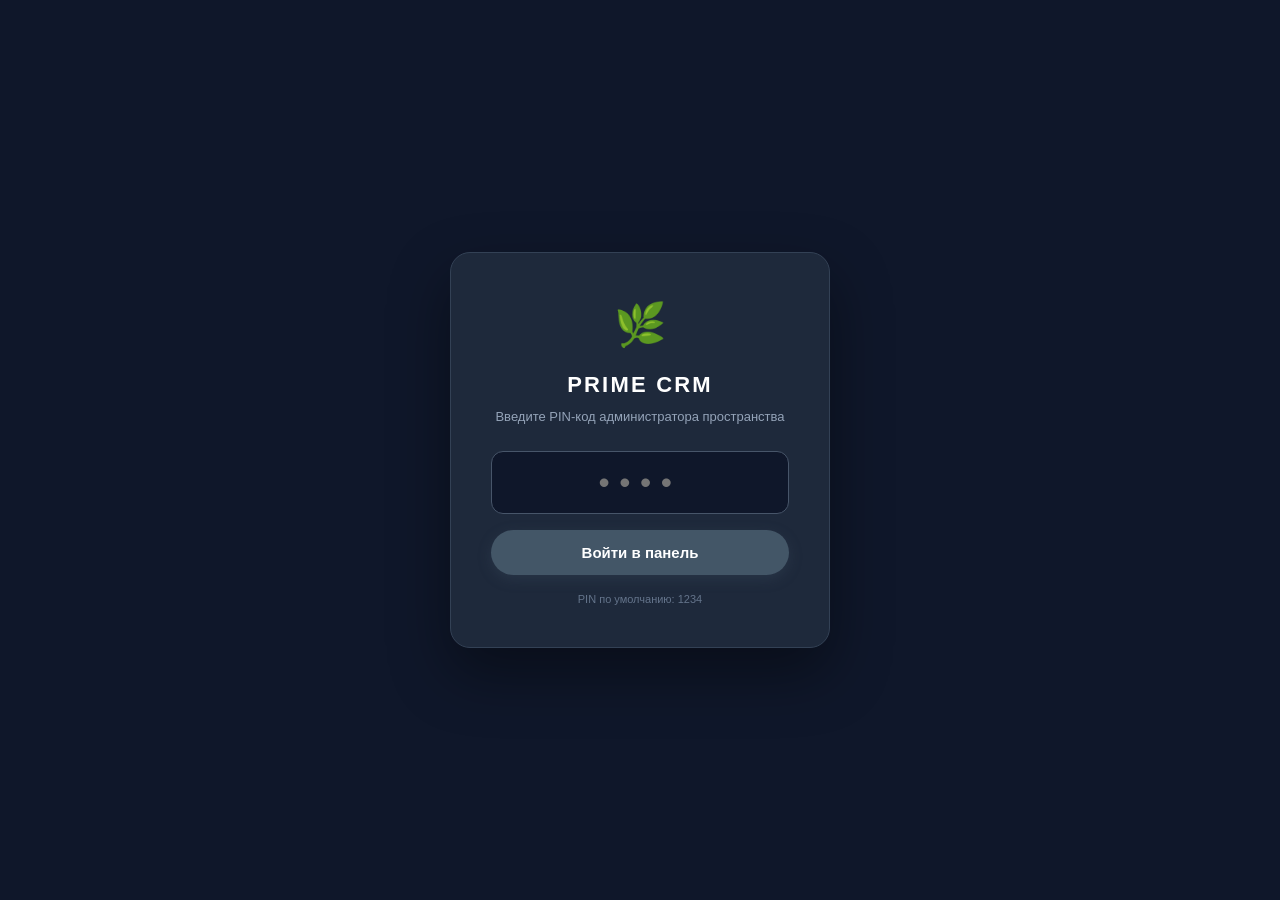
<file: prime-space/admin.html>
<!DOCTYPE html>
<html lang="ru">
<head>
  <meta charset="UTF-8">
  <meta name="viewport" content="width=device-width, initial-scale=1.0">
  <title>PRIME Space CRM | Панель управления пространством</title>
  <link rel="stylesheet" href="css/style.css">
  <link rel="icon" type="image/svg+xml" href="data:image/svg+xml,<svg xmlns='http://www.w3.org/2000/svg' viewBox='0 0 100 100'><text y='.9em' font-size='90'>🌿</text></svg>">
</head>
<body class="admin-body">

  <!-- PIN Protection Overlay -->
  <div id="pinLockScreen" style="position: fixed; inset: 0; z-index: 9999; background: #0F172A; display: flex; align-items: center; justify-content: center; padding: 20px;">
    <div style="background: #1E293B; border: 1px solid #334155; border-radius: 20px; padding: 40px; max-width: 380px; width: 100%; text-align: center; box-shadow: 0 25px 60px rgba(0,0,0,0.4);">
      <div style="font-size: 42px; margin-bottom: 12px;">🌿</div>
      <h2 style="font-size: 22px; font-weight: 800; color: #FFFFFF; letter-spacing: 0.1em; margin-bottom: 6px;">PRIME CRM</h2>
      <p style="color: #94A3B8; font-size: 13px; margin-bottom: 24px;">Введите PIN-код администратора пространства</p>
      
      <form id="pinAuthForm">
        <input type="password" id="pinInput" maxlength="6" placeholder="••••" style="width: 100%; text-align: center; font-size: 32px; letter-spacing: 0.3em; padding: 12px; border-radius: 12px; border: 1px solid #475569; background: #0F172A; color: #FFFFFF; outline: none; margin-bottom: 16px;">
        <div id="pinErrorMsg" style="color: #EF4444; font-size: 13px; margin-bottom: 12px; display: none;">Неверный PIN-код</div>
        <button type="submit" class="btn btn-primary" style="width: 100%; padding: 14px; font-size: 15px;">Войти в панель</button>
      </form>
      <div style="font-size: 11px; color: #64748B; margin-top: 16px;">PIN по умолчанию: 1234</div>
    </div>
  </div>

  <!-- Admin Main Layout -->
  <div class="admin-layout" id="adminMainLayout" style="display: none;">
    
    <!-- Sidebar -->
    <aside class="admin-sidebar">
      <div>
        <div class="admin-brand">
          <h2>PRIME</h2>
          <span>Space Management</span>
        </div>

        <nav class="admin-nav">
          <div class="admin-nav-item active" data-tab="matrix">
            <span>📅</span> Шахматка расписания
          </div>
          <div class="admin-nav-item" data-tab="clients">
            <span>👤</span> База клиентов
          </div>
          <div class="admin-nav-item" data-tab="journal">
            <span>📋</span> Журнал записей
          </div>
          <div class="admin-nav-item" data-tab="masters">
            <span>👥</span> Мастера и резиденты
          </div>
          <a href="index.html" target="_blank" class="admin-nav-item" style="color: #F8FAFC; margin-top: 24px; border: 1px solid rgba(255,255,255,0.15);">
            <span>↗</span> Открыть клиентский сайт
          </a>
        </nav>
      </div>

      <div style="font-size: 12px; color: #64748B; border-top: 1px solid #334155; padding-top: 20px;">
        <div>PRIME Space • 4 этажа</div>
        <div style="margin-top: 4px;">Центр развития семьи и экспертов</div>
      </div>
    </aside>

    <!-- Main Content -->
    <main class="admin-main">
      
      <!-- Top Action Bar -->
      <div class="admin-header">
        <div>
          <h1 style="font-size: 28px; font-weight: 800;">Панель управления пространством</h1>
          <p style="font-size: 14px; color: #64748B;">Интерактивная шахматка по 7 залам, учет занятости и списки участников</p>
        </div>
        <div style="display: flex; gap: 12px;">
          <button id="openAddLessonBtn" class="btn btn-primary btn-sm">
            + Добавить занятие в расписание
          </button>
        </div>
      </div>

      <!-- KPI Summary Cards -->
      <div class="kpi-grid">
        <div class="kpi-card">
          <div class="kpi-label">Занятий на выбранный день</div>
          <div class="kpi-value" id="kpiDayLessons">0</div>
        </div>
        <div class="kpi-card">
          <div class="kpi-label">Записавшихся гостей</div>
          <div class="kpi-value" id="kpiDayGuests" style="color: var(--accent-emerald);">0</div>
        </div>
        <div class="kpi-card">
          <div class="kpi-label">Загрузка мест (%)</div>
          <div class="kpi-value" id="kpiDayOccupancy" style="color: var(--accent-purple);">0%</div>
        </div>
        <div class="kpi-card">
          <div class="kpi-label">Ожидаемая выручка за день</div>
          <div class="kpi-value" id="kpiDayRevenue" style="color: var(--accent-terracotta);">0 ₫</div>
        </div>
      </div>

      <!-- TAB 1: ИНТЕРАКТИВНАЯ ШАХМАТКА РАСПИСАНИЯ -->
      <section class="admin-tab-pane" id="tabPane-matrix">
        
        <!-- Селектор дней недели -->
        <div style="display: flex; justify-content: space-between; align-items: center; margin-bottom: 20px; flex-wrap: wrap; gap: 12px;">
          <div style="display: flex; gap: 8px; flex-wrap: wrap;" id="adminDaySelector">
            <!-- Заполняется js/admin.js -->
          </div>
          <div style="font-size: 12px; color: #64748B;">
            💡 Кликните на карточку занятия, чтобы просмотреть гостей или сменить мастера
          </div>
        </div>

        <!-- Шахматка залов и времени -->
        <div class="matrix-wrapper">
          <table class="matrix-table">
            <thead id="matrixHead">
              <!-- Заполняется в js/admin.js -->
            </thead>
            <tbody id="matrixBody">
              <!-- Заполняется в js/admin.js -->
            </tbody>
          </table>
        </div>
      </section>

      <!-- TAB 2: БАЗА КЛИЕНТОВ -->
      <section class="admin-tab-pane" id="tabPane-clients" style="display: none;">
        <div style="display: flex; justify-content: space-between; align-items: center; margin-bottom: 24px; flex-wrap: wrap; gap: 16px;">
          <div>
            <h3 style="font-size: 20px; font-weight: 800; margin-bottom: 4px;">База клиентов PRIME Space</h3>
            <p style="font-size: 13px; color: #64748B;">Карточки гостей, история посещений, контакты и персональные заметки администратора</p>
          </div>
          <div style="display: flex; gap: 10px; align-items: center;">
            <button id="btnRebuildClients" class="btn btn-sm btn-outline" style="padding: 7px 14px; font-size: 12px; font-weight: 600; border-radius: 20px; color: #435667; background: #FFFFFF;">
              🔄 Обновить из расписания
            </button>
            <span id="clientsTotalCountBadge" style="font-size: 13px; font-weight: 700; color: #435667; background: #F1F5F9; padding: 6px 14px; border-radius: 20px;">
              Всего гостей: 0
            </span>
          </div>
        </div>

        <!-- Панель поиска и фильтрации -->
        <div style="background: #FFFFFF; border: 1px solid #E2E8F0; border-radius: 16px; padding: 18px 20px; margin-bottom: 20px; box-shadow: 0 2px 8px rgba(0,0,0,0.03);">
          <div style="display: grid; grid-template-columns: 1fr auto; gap: 16px; align-items: center;">
            <div style="position: relative;">
              <span style="position: absolute; left: 14px; top: 50%; transform: translateY(-50%); font-size: 16px; color: #94A3B8;">🔍</span>
              <input type="text" id="clientSearchInput" class="form-input" placeholder="Поиск по имени, номеру телефона (+84...) или никнейму Telegram..." style="padding: 12px 16px 12px 42px; font-size: 14px; border-radius: 12px;">
            </div>
            <div style="display: flex; gap: 8px;" id="clientFilterButtons">
              <button class="btn btn-sm client-filter-btn active" data-filter="all" style="padding: 8px 16px; border-radius: 20px;">Все</button>
              <button class="btn btn-sm btn-outline client-filter-btn" data-filter="regular" style="padding: 8px 16px; border-radius: 20px;">Постоянные (2+ визита)</button>
              <button class="btn btn-sm btn-outline client-filter-btn" data-filter="new" style="padding: 8px 16px; border-radius: 20px;">Новые (1 визит)</button>
            </div>
          </div>
        </div>

        <!-- Таблица клиентов -->
        <div class="matrix-wrapper">
          <table class="matrix-table">
            <thead>
              <tr>
                <th style="min-width: 220px;">Гость</th>
                <th style="min-width: 170px;">Телефон / Telegram</th>
                <th style="min-width: 100px; text-align: center;">Визитов</th>
                <th style="min-width: 120px;">Первый визит</th>
                <th style="min-width: 200px;">Последнее занятие</th>
                <th style="min-width: 140px; text-align: right;">Действие</th>
              </tr>
            </thead>
            <tbody id="clientsTableBody">
              <!-- Заполняется в js/admin.js -->
            </tbody>
          </table>
        </div>
      </section>

      <!-- TAB 3: ЖУРНАЛ ВСЕХ ЗАПИСЕЙ -->
      <section class="admin-tab-pane" id="tabPane-journal" style="display: none;">
        <div class="matrix-wrapper">
          <h3 style="font-size: 18px; font-weight: 700; margin-bottom: 16px;">Общий журнал бронирований клиентов</h3>
          <table class="matrix-table">
            <thead>
              <tr>
                <th>Имя гостя</th>
                <th>Телефон</th>
                <th>Занятие / Событие</th>
                <th>День и время</th>
                <th>Зал и мастер</th>
                <th>Статус</th>
              </tr>
            </thead>
            <tbody id="journalTableBody">
              <!-- Заполняется через js/admin.js -->
            </tbody>
          </table>
        </div>
      </section>

      <!-- TAB 3: БАЗА МАСТЕРОВ -->
      <section class="admin-tab-pane" id="tabPane-masters" style="display: none;">
        <div style="display: flex; justify-content: space-between; align-items: center; margin-bottom: 24px; flex-wrap: wrap; gap: 16px;">
          <div>
            <h3 style="font-size: 20px; font-weight: 800; margin-bottom: 4px;">Резиденты и преподаватели PRIME Space</h3>
            <p style="font-size: 13px; color: #64748B;">Штатные тренеры, ведущие мастер-классов и постоянные арендаторы кабинетов</p>
          </div>
          <button id="openAddMasterBtn" class="btn btn-primary btn-sm">
            + Добавить резидента
          </button>
        </div>
        <div class="spaces-grid" id="mastersGrid">
          <!-- Заполняется через js/admin.js -->
        </div>
      </section>

    </main>
  </div>

  <!-- МОДАЛКА УПРАВЛЕНИЯ ЗАНЯТИЕМ И СПИСКОМ ГОСТЕЙ -->
  <div class="modal-overlay" id="lessonDetailModal">
    <div class="modal-box" style="max-width: 920px; width: 95vw; padding: 32px 36px; overflow-x: hidden;">
      <button class="modal-close-btn admin-modal-close">✕</button>

      <div style="display: flex; justify-content: space-between; align-items: flex-start; margin-bottom: 20px;">
        <div>
          <h3 class="modal-title" id="modalLessonTitle" style="color: var(--prime-navy-dark);">Название занятия</h3>
          <p class="modal-subtitle" id="modalLessonSub" style="margin-bottom: 0;">10:00 – 11:30 • PRIME BODY</p>
        </div>
        <div class="guest-count-pill" id="modalParticipantsCount">0 из 12 мест</div>
      </div>

      <div style="display: grid; grid-template-columns: 1.15fr 0.85fr; gap: 24px; align-items: stretch;">
        
        <!-- Колонка 1: Участники и ручная запись (растянута по высоте) -->
        <div style="display: flex; flex-direction: column; justify-content: space-between; height: 100%;">
          <div style="display: flex; flex-direction: column; flex: 1;">
            <h4 style="font-size: 15px; font-weight: 700; margin-bottom: 10px; color: var(--prime-navy-dark);">📋 Записавшиеся гости</h4>
            <div style="min-height: 380px; max-height: 440px; overflow-y: auto; overflow-x: hidden; border: 1px solid #E2E8F0; border-radius: 12px; margin-bottom: 14px; background: #FFFFFF; box-shadow: inset 0 1px 3px rgba(0,0,0,0.02);">
              <table class="participants-table">
                <thead>
                  <tr>
                    <th>Гость</th>
                    <th>Телефон</th>
                    <th>Статус</th>
                    <th style="width: 32px;"></th>
                  </tr>
                </thead>
                <tbody id="modalParticipantsBody">
                  <!-- Заполняется js/admin.js -->
                </tbody>
              </table>
            </div>
          </div>

          <!-- Быстрая запись со стойки (внизу вровень с кнопками) -->
          <div style="background: #F8FAFC; border: 1px solid #E2E8F0; border-radius: 12px; padding: 14px;">
            <div style="font-size: 13px; font-weight: 700; margin-bottom: 8px; color: var(--prime-navy-dark);">+ Записать гостя вручную (со стойки/звонка):</div>
            <form id="manualGuestForm">
              <div style="display: flex; gap: 8px; margin-bottom: 8px;">
                <input type="text" id="manualGuestName" class="form-input" placeholder="Имя гостя" required style="padding: 9px 12px; font-size: 13px;">
                <input type="text" id="manualGuestPhone" class="form-input" placeholder="Телефон" required style="padding: 9px 12px; font-size: 13px;">
              </div>
              <button type="submit" class="btn btn-sage btn-sm" style="width: 100%; padding: 10px; border-radius: var(--radius-md);">
                Добавить в группу
              </button>
            </form>
          </div>
        </div>

        <!-- Колонка 2: Редактирование параметров занятия -->
        <div style="display: flex; flex-direction: column; justify-content: space-between; height: 100%;">
          <div>
            <h4 style="font-size: 15px; font-weight: 700; margin-bottom: 10px; color: var(--prime-navy-dark);">⚙️ Параметры занятия</h4>
            
            <div class="form-group" style="margin-bottom: 10px;">
              <label class="form-label">Название активности:</label>
              <input type="text" id="editLessonTitle" class="form-input" style="padding: 9px 12px;">
            </div>

            <div class="form-group" style="margin-bottom: 10px;">
              <label class="form-label">Пространство / Зал:</label>
              <select id="editLessonSpace" class="form-input" style="padding: 9px 12px;">
                <option value="prime-body">PRIME BODY (Большой зал 4 этаж)</option>
                <option value="prime-art">PRIME ART (Мастерская 3 этаж)</option>
                <option value="prime-lab">PRIME LAB (Лаборатория 3D/IT 3 этаж)</option>
                <option value="prime-mind">PRIME MIND (Зал идей 2 этаж)</option>
                <option value="prime-coworking">PRIME COWORKING (Коворкинг 2 этаж)</option>
                <option value="prime-private">PRIME PRIVATE (Кабинет 3 этаж)</option>
                <option value="prime-balance">PRIME BALANCE (SPA/Тело 3 этаж)</option>
              </select>
            </div>

            <div style="display: grid; grid-template-columns: 1fr 1fr; gap: 8px; margin-bottom: 10px;">
              <div class="form-group" style="margin-bottom: 0;">
                <label class="form-label">Время начала:</label>
                <input type="text" id="editLessonTimeStart" class="form-input" placeholder="10:00" style="padding: 9px 12px;">
              </div>
              <div class="form-group" style="margin-bottom: 0;">
                <label class="form-label">Время окончания:</label>
                <input type="text" id="editLessonTimeEnd" class="form-input" placeholder="11:30" style="padding: 9px 12px;">
              </div>
            </div>

            <div class="form-group" style="margin-bottom: 10px;">
              <label class="form-label">Ведущий мастер / преподаватель:</label>
              <select id="editLessonMaster" class="form-input" style="padding: 9px 12px;">
                <!-- Заполняется динамически -->
              </select>
            </div>

            <div style="display: grid; grid-template-columns: 1fr 1fr; gap: 8px; margin-bottom: 10px;">
              <div class="form-group" style="margin-bottom: 0;">
                <label class="form-label">Вместимость мест:</label>
                <input type="number" id="editLessonMaxSpots" class="form-input" style="padding: 9px 12px;">
              </div>
              <div class="form-group" style="margin-bottom: 0;">
                <label class="form-label">Стоимость (₫):</label>
                <input type="number" id="editLessonPrice" class="form-input" step="10000" style="padding: 9px 12px;">
              </div>
            </div>

            <div class="form-group" style="margin-bottom: 10px;">
              <label class="form-label">Возрастная группа:</label>
              <input type="text" id="editLessonAge" class="form-input" placeholder="Например: 6-12 лет или 18+" style="padding: 9px 12px;">
            </div>
          </div>

          <div style="display: flex; gap: 10px; margin-top: 16px;">
            <button type="button" class="btn btn-primary btn-sm" id="btnSaveLessonEdit" style="flex: 1; padding: 12px;">
              Сохранить изменения
            </button>
            <button type="button" class="btn btn-outline btn-sm" id="btnDeleteLesson" style="color: #EF4444; border-color: #FCA5A5; padding: 12px;">
              Отменить занятие
            </button>
          </div>
        </div>

      </div>
    </div>
  </div>

  <!-- МОДАЛКА ДОБАВЛЕНИЯ НОВОГО ЗАНЯТИЯ В РАСПИСАНИЕ -->
  <div class="modal-overlay" id="addLessonModal">
    <div class="modal-box" style="max-width: 580px;">
      <button class="modal-close-btn admin-modal-close">✕</button>

      <h3 class="modal-title">+ Новое занятие в расписание</h3>
      <p class="modal-subtitle">Создание активности в сетке PRIME Space</p>

      <form id="newLessonForm">
        <div class="form-group">
          <label class="form-label">День недели:</label>
          <select id="newLessonDay" class="form-input">
            <option value="1">Понедельник</option>
            <option value="2">Вторник</option>
            <option value="3">Среда</option>
            <option value="4">Четверг</option>
            <option value="5" selected>Пятница</option>
            <option value="6">Суббота</option>
            <option value="7">Воскресенье</option>
          </select>
        </div>

        <div class="form-group">
          <label class="form-label">Название занятия:</label>
          <input type="text" id="newLessonTitle" class="form-input" placeholder="Например: Хатха-йога и пранаяма" required>
        </div>

        <div class="form-group">
          <label class="form-label">Пространство:</label>
          <select id="newLessonSpace" class="form-input">
            <option value="prime-body">PRIME BODY (Большой зал)</option>
            <option value="prime-art">PRIME ART (Творческая мастерская)</option>
            <option value="prime-lab">PRIME LAB (Лаборатория 3D-печати/IT)</option>
            <option value="prime-mind">PRIME MIND (Зал идей и бизнес-встреч)</option>
            <option value="prime-coworking">PRIME COWORKING (Коворкинг)</option>
            <option value="prime-private">PRIME PRIVATE (Кабинет консультаций)</option>
            <option value="prime-balance">PRIME BALANCE (Кабинет массажа/SPA)</option>
          </select>
        </div>

        <div style="display: grid; grid-template-columns: 1fr 1fr; gap: 12px;">
          <div class="form-group">
            <label class="form-label">Время начала:</label>
            <input type="text" id="newLessonTimeStart" class="form-input" placeholder="10:00" required>
          </div>
          <div class="form-group">
            <label class="form-label">Время окончания:</label>
            <input type="text" id="newLessonTimeEnd" class="form-input" placeholder="11:30" required>
          </div>
        </div>

        <div class="form-group">
          <label class="form-label">Имя ведущего мастера:</label>
          <input type="text" id="newLessonMaster" class="form-input" placeholder="Например: Анастасия" required>
        </div>

        <div style="display: grid; grid-template-columns: 1fr 1fr; gap: 12px;">
          <div class="form-group">
            <label class="form-label">Макс. мест в группе:</label>
            <input type="number" id="newLessonMaxSpots" class="form-input" value="12" required>
          </div>
          <div class="form-group">
            <label class="form-label">Стоимость (₫):</label>
            <input type="number" id="newLessonPrice" class="form-input" value="200000" step="10000" required>
          </div>
        </div>

        <div class="form-group">
          <label class="form-label">Возраст / Аудитория:</label>
          <input type="text" id="newLessonAge" class="form-input" placeholder="Например: 18+ или 6-12 лет">
        </div>

        <div class="form-group">
          <label class="form-label">Краткое описание занятия:</label>
          <textarea id="newLessonDesc" class="form-input" rows="2" placeholder="О чем занятие, что взять с собой"></textarea>
        </div>

        <button type="submit" class="btn btn-primary" style="width: 100%; padding: 14px; font-size: 15px; margin-top: 10px;">
          Добавить в расписание ✨
        </button>
      </form>
    </div>
  </div>

  <!-- МОДАЛКА РЕДАКТИРОВАНИЯ РЕЗИДЕНТА / МАСТЕРА -->
  <div class="modal-overlay" id="editMasterModal">
    <div class="modal-box" style="max-width: 540px;">
      <button class="modal-close-btn admin-modal-close">✕</button>

      <h3 class="modal-title">Редактирование профиля мастера</h3>
      <p class="modal-subtitle">Настройка направлений и специализации резидента</p>

      <form id="editMasterForm">
        <input type="hidden" id="editMasterId">

        <div class="form-group">
          <label class="form-label">Имя мастера / резидента:</label>
          <input type="text" id="editMasterName" class="form-input" required>
        </div>

        <div class="form-group">
          <label class="form-label">Роль / Специализация:</label>
          <input type="text" id="editMasterRole" class="form-input" placeholder="Например: Инструктор йоги, хореограф" required>
        </div>

        <div class="form-group">
          <label class="form-label">Направления и залы (где проводит занятия):</label>
          <div id="editMasterSpacesCheckboxes" style="display: grid; grid-template-columns: 1fr 1fr; gap: 8px; margin-top: 6px; background: #F8FAFC; padding: 12px; border-radius: 10px; border: 1px solid #E2E8F0;">
            <!-- Заполняется js/admin.js -->
          </div>
        </div>

        <div style="display: flex; gap: 10px; margin-top: 24px;">
          <button type="submit" class="btn btn-primary" style="flex: 1;">
            Сохранить изменения
          </button>
          <button type="button" class="btn btn-outline" id="btnDeleteMaster" style="color: #EF4444; border-color: #FCA5A5;">
            Удалить мастера
          </button>
        </div>
      </form>
    </div>
  </div>

  <!-- МОДАЛКА СОЗДАНИЯ НОВОГО РЕЗИДЕНТА -->
  <div class="modal-overlay" id="addMasterModal">
    <div class="modal-box" style="max-width: 540px;">
      <button class="modal-close-btn admin-modal-close">✕</button>

      <h3 class="modal-title">+ Новый резидент / мастер</h3>
      <p class="modal-subtitle">Добавление преподавателя в базу PRIME Space</p>

      <form id="newMasterForm">
        <div class="form-group">
          <label class="form-label">Имя мастера:</label>
          <input type="text" id="newMasterName" class="form-input" placeholder="Например: Ольга Романова" required>
        </div>

        <div class="form-group">
          <label class="form-label">Роль / Специализация:</label>
          <input type="text" id="newMasterRole" class="form-input" placeholder="Например: Психолог, гештальт-терапевт" required>
        </div>

        <div class="form-group">
          <label class="form-label">Направления и залы:</label>
          <div id="newMasterSpacesCheckboxes" style="display: grid; grid-template-columns: 1fr 1fr; gap: 8px; margin-top: 6px; background: #F8FAFC; padding: 12px; border-radius: 10px; border: 1px solid #E2E8F0;">
            <!-- Заполняется js/admin.js -->
          </div>
        </div>

        <button type="submit" class="btn btn-primary" style="width: 100%; padding: 14px; margin-top: 16px;">
          Создать профиль резидента ✨
        </button>
      </form>
    </div>
  </div>

  <!-- МОДАЛКА КАРТОЧКИ КЛИЕНТА (ПРОФИЛЬ, ИСТОРИЯ, ЗАМЕТКИ) -->
  <div class="modal-overlay" id="clientProfileModal">
    <div class="modal-box" style="max-width: 860px; width: 95vw; padding: 32px; overflow-x: hidden;">
      <button class="modal-close-btn admin-modal-close">✕</button>

      <!-- Шапка карточки гостя -->
      <div style="display: flex; gap: 20px; align-items: center; margin-bottom: 24px; padding-bottom: 20px; border-bottom: 1px solid #E2E8F0; flex-wrap: wrap;">
        <div id="clientModalAvatar" style="width: 64px; height: 64px; border-radius: 50%; background: linear-gradient(135deg, #435667, #253B4E); color: #FFFFFF; display: flex; align-items: center; justify-content: center; font-size: 26px; font-weight: 800; flex-shrink: 0; box-shadow: 0 4px 12px rgba(67, 86, 103, 0.25);">
          А
        </div>
        <div style="flex: 1; min-width: 220px;">
          <div style="display: flex; align-items: center; gap: 12px; margin-bottom: 4px; flex-wrap: wrap;">
            <h3 id="clientModalName" style="font-size: 22px; font-weight: 800; color: #1E293B; margin: 0;">Имя Клиента</h3>
            <span id="clientModalBadge" class="badge" style="background: rgba(135, 139, 114, 0.15); color: #878B72; font-weight: 700; font-size: 12px; padding: 4px 10px; border-radius: 12px;">Постоянный гость</span>
          </div>
          <div style="display: flex; gap: 16px; font-size: 13px; color: #64748B; flex-wrap: wrap; margin-top: 4px;">
            <span id="clientModalPhone">📞 +84 90 000 0000</span>
            <span id="clientModalFirstVisit">🗓 Первый визит: 14.10.2026</span>
            <span id="clientModalVisitsCount" style="font-weight: 700; color: #435667;">⭐️ Всего посещений: 3</span>
          </div>
        </div>
      </div>

      <!-- Заметки администратора -->
      <div style="margin-bottom: 24px;">
        <div style="display: flex; justify-content: space-between; align-items: center; margin-bottom: 8px;">
          <label style="font-size: 13px; font-weight: 700; color: #334155; display: flex; align-items: center; gap: 6px;">
            📝 Заметки администратора о госте (предпочтения, особенности, дети):
          </label>
          <span id="notesSaveFeedback" style="font-size: 12px; color: #10B981; font-weight: 600; display: none;">✓ Заметка сохранена</span>
        </div>
        <div style="display: flex; gap: 10px;">
          <textarea id="clientModalNotes" class="form-input" rows="2" placeholder="Например: Ходит с ребенком Артемом (7 лет). Любит чай улун в кафе на 1 этаже. Предупреждать о наборе в группы выходного дня." style="font-size: 13px; line-height: 1.5; padding: 10px 14px; resize: vertical;"></textarea>
          <button type="button" id="btnSaveClientNotes" class="btn btn-primary btn-sm" style="white-space: nowrap; align-self: flex-start; padding: 10px 18px; border-radius: var(--radius-md);">
            Сохранить
          </button>
        </div>
      </div>

      <!-- История посещений -->
      <div>
        <h4 style="font-size: 15px; font-weight: 700; color: #1E293B; margin-bottom: 12px; display: flex; align-items: center; gap: 6px;">
          🗓 История посещений и занятий:
        </h4>
        <div style="max-height: 280px; overflow-y: auto; border: 1px solid #E2E8F0; border-radius: 12px; background: #FFFFFF; box-shadow: inset 0 1px 3px rgba(0,0,0,0.02);">
          <table class="participants-table">
            <thead>
              <tr>
                <th style="min-width: 105px;">Дата</th>
                <th style="min-width: 170px;">Занятие / Событие</th>
                <th style="min-width: 150px;">Зал и мастер</th>
                <th style="min-width: 95px;">Оплата</th>
                <th style="min-width: 85px;">Статус</th>
              </tr>
            </thead>
            <tbody id="clientModalHistoryBody">
              <!-- Заполняется в js/admin.js -->
            </tbody>
          </table>
        </div>
      </div>

    </div>
  </div>

  <script src="js/data.js"></script>
  <script src="js/admin.js"></script>
</body>
</html>
</file>
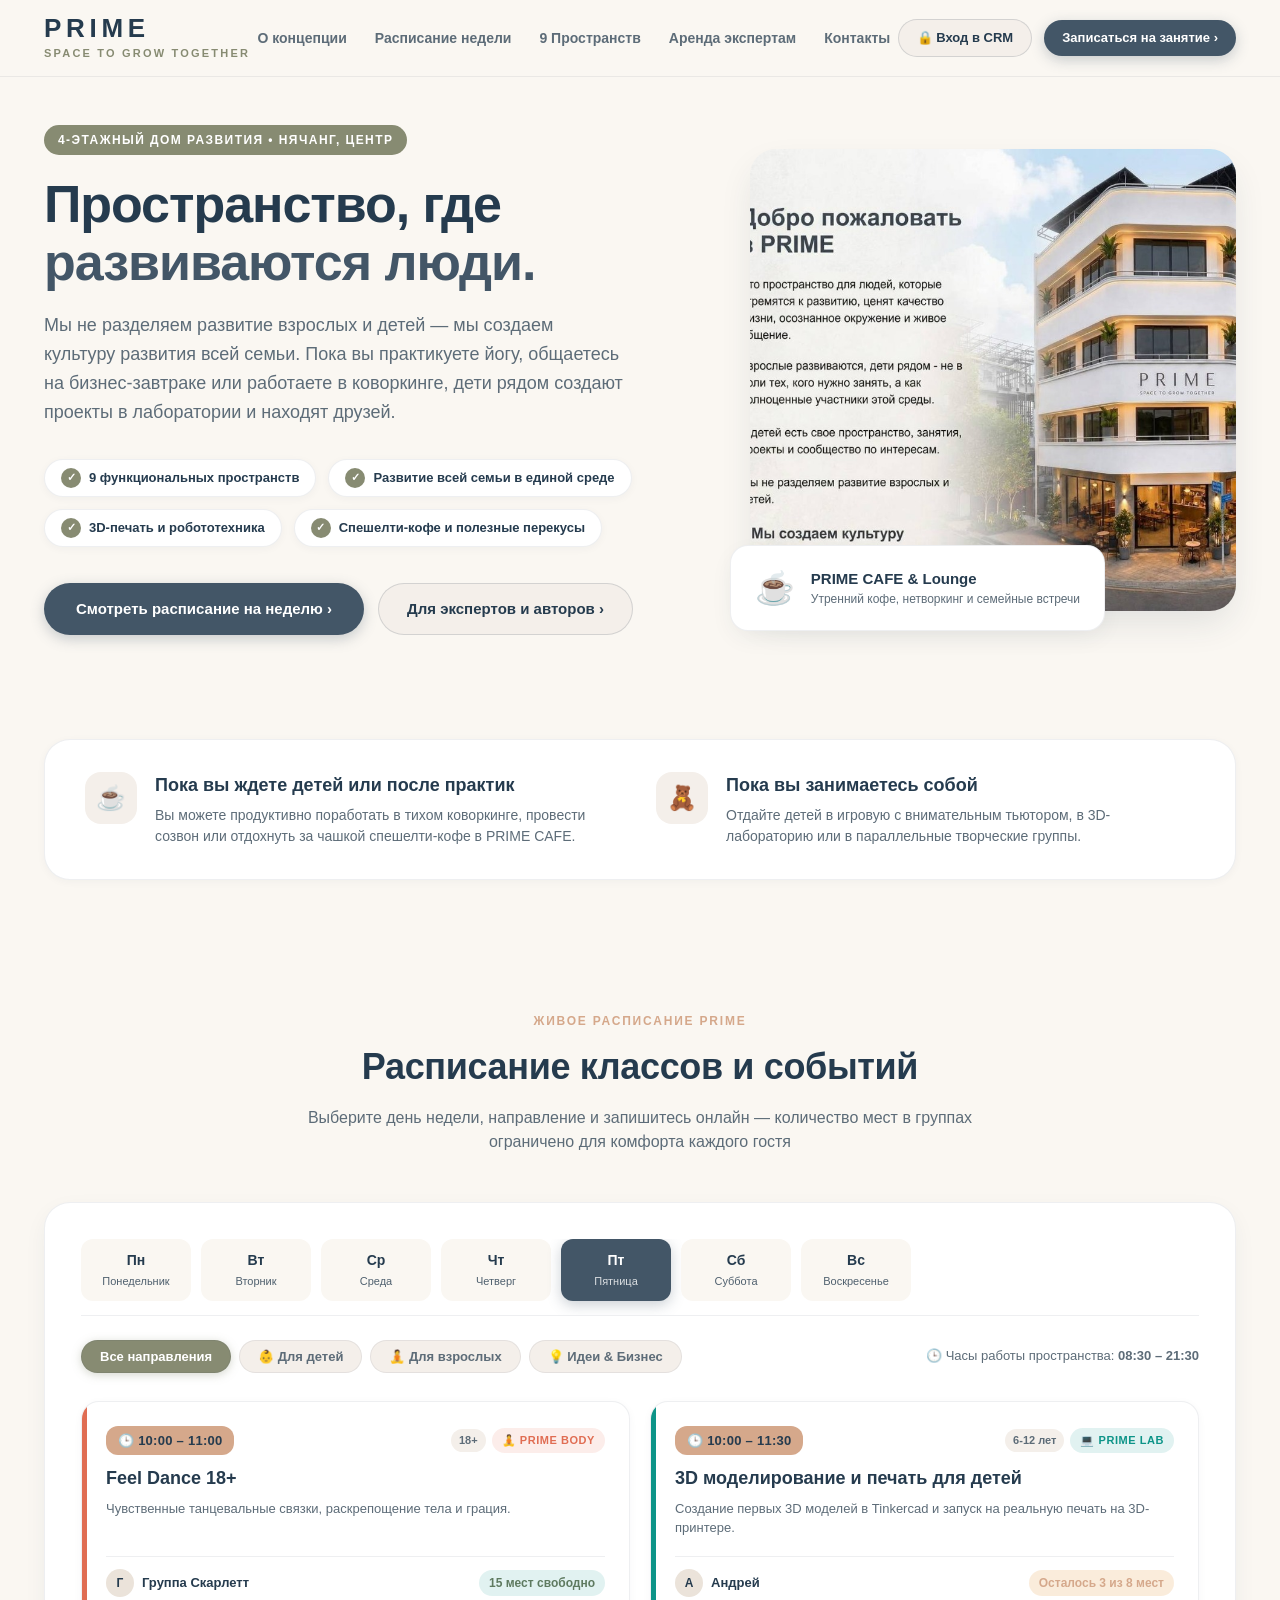
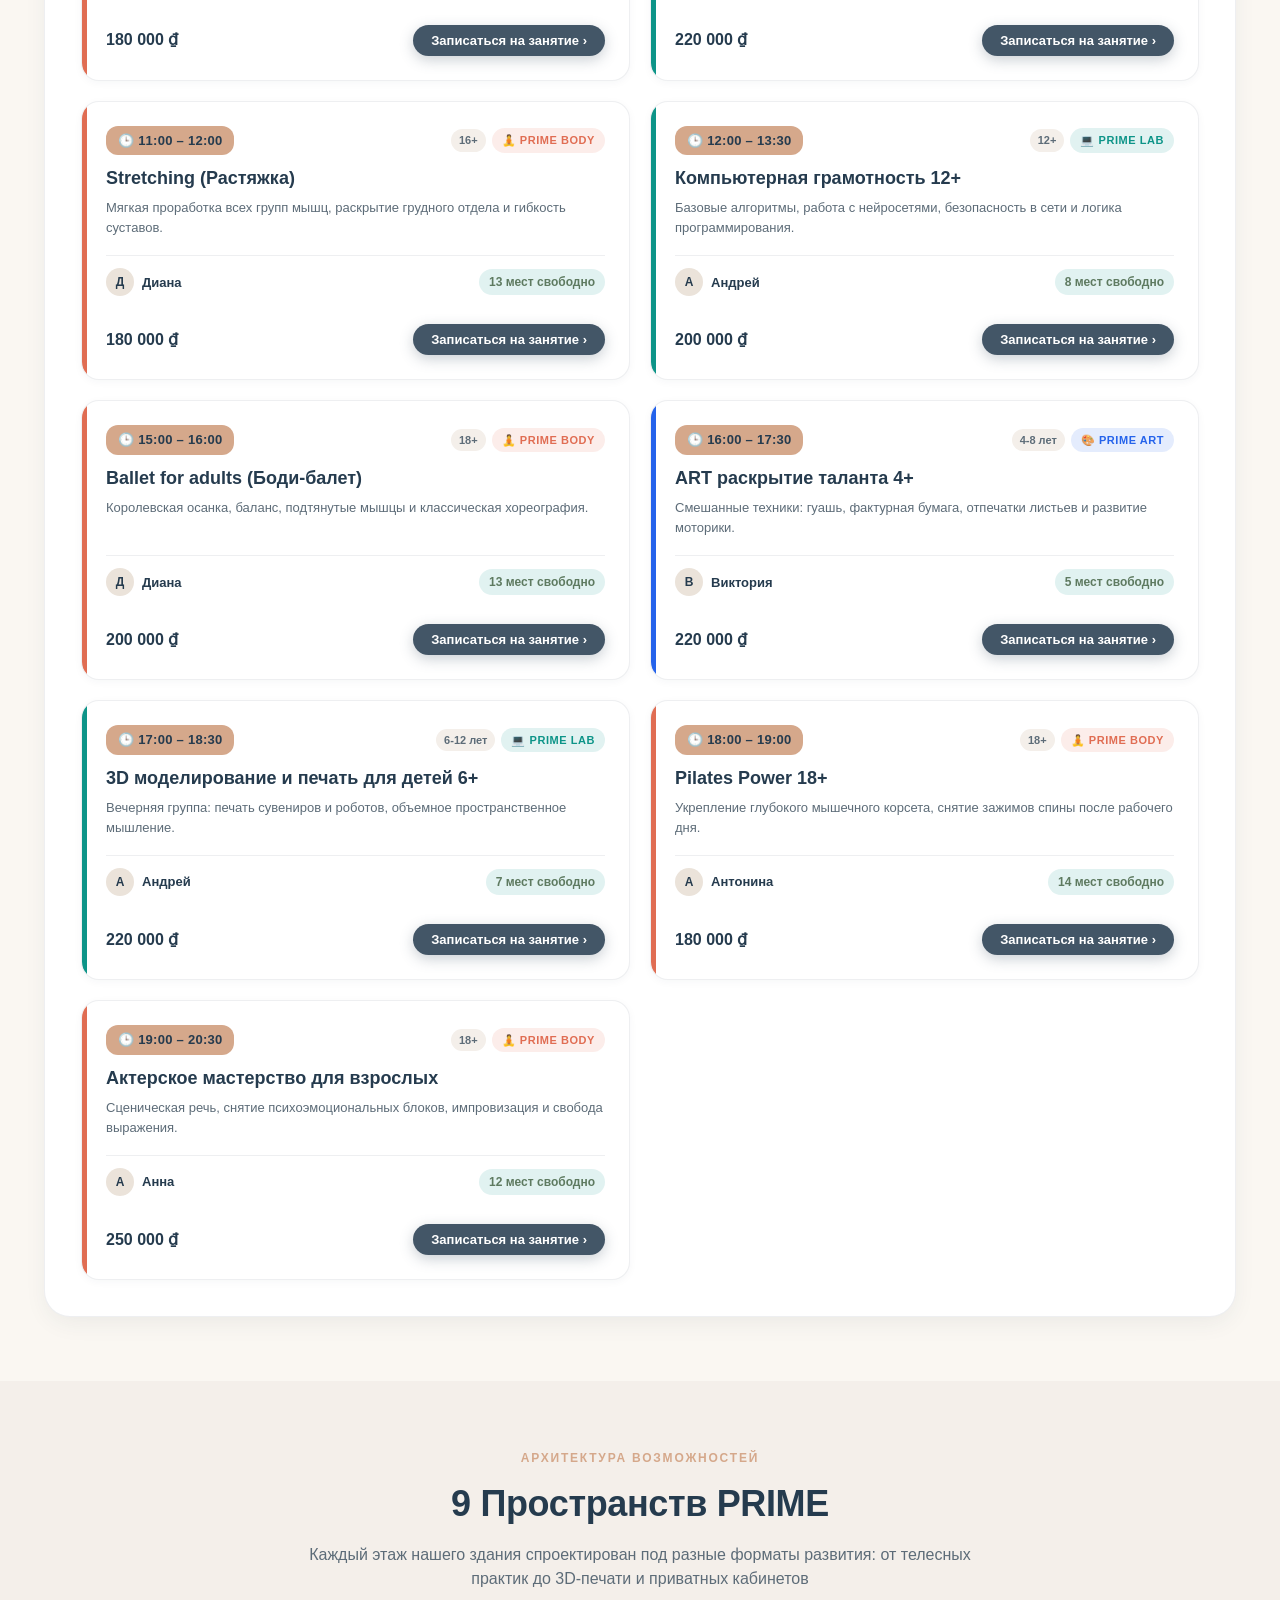
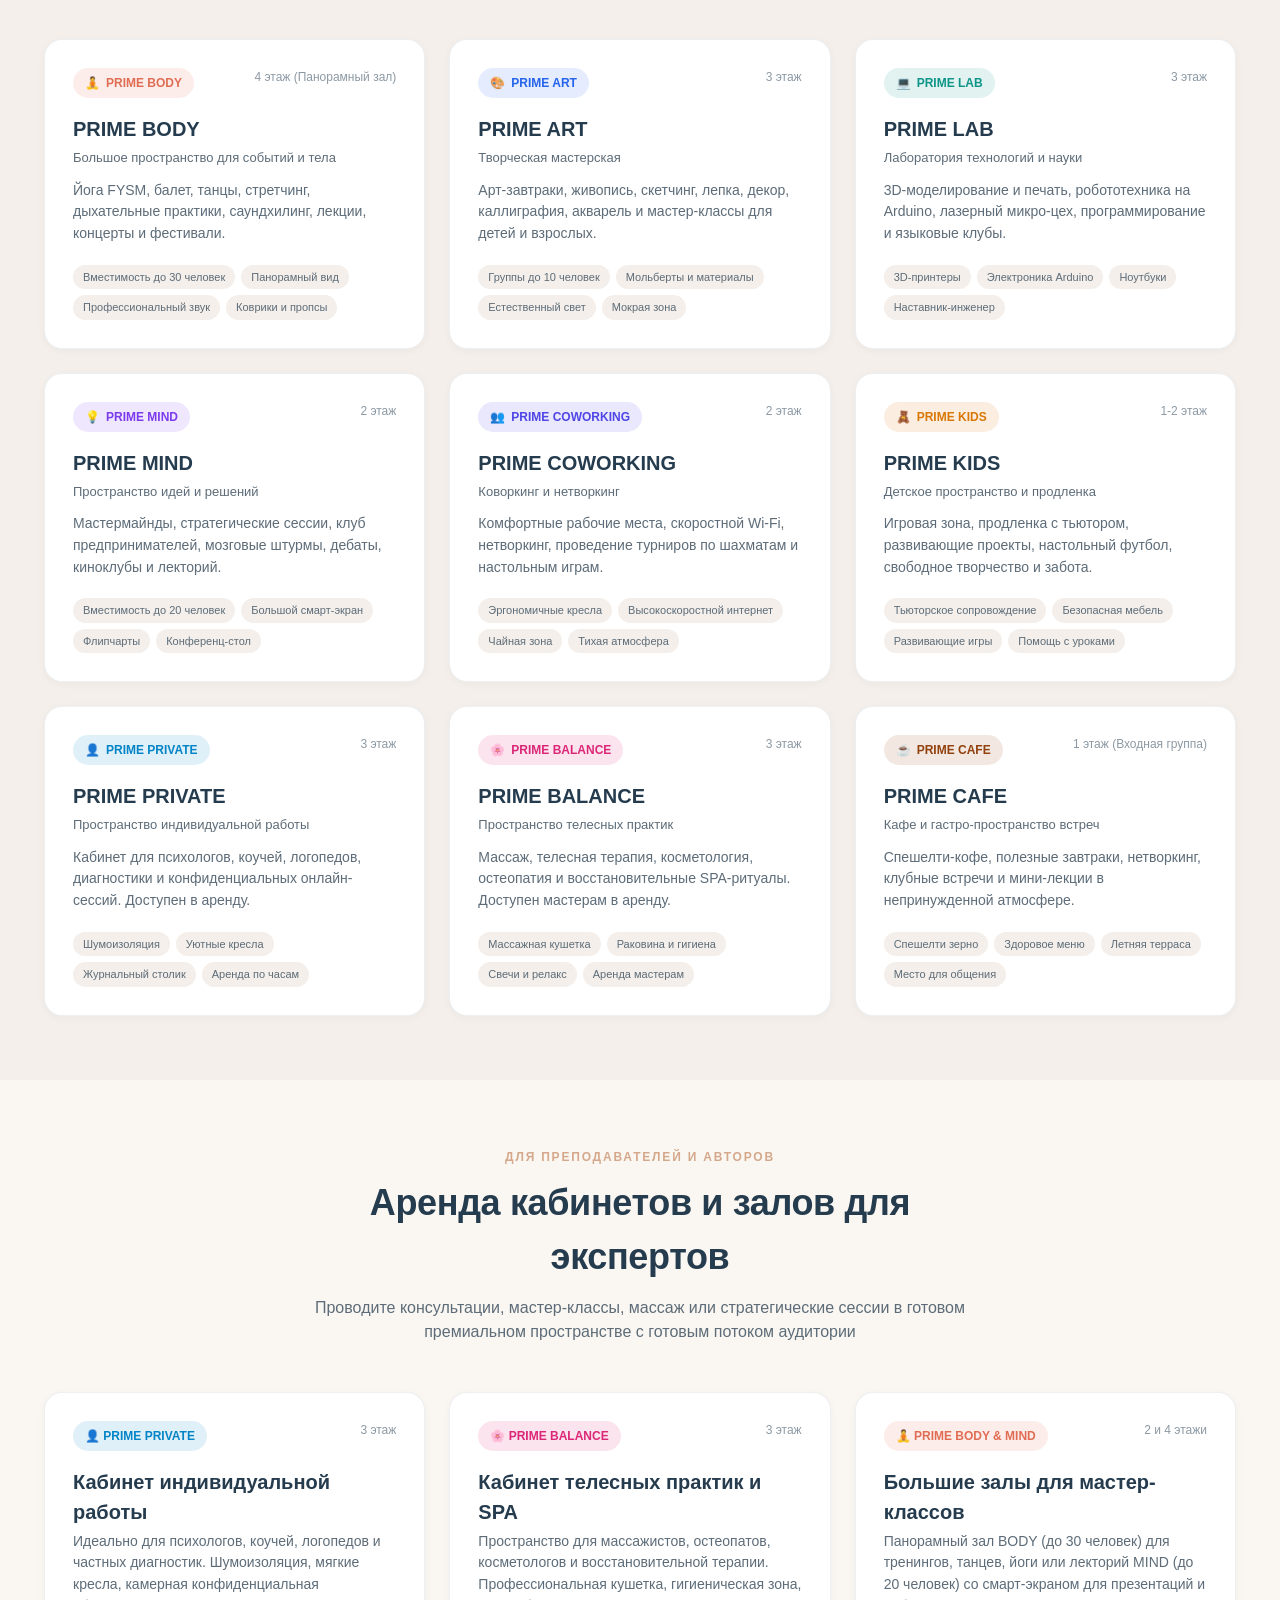
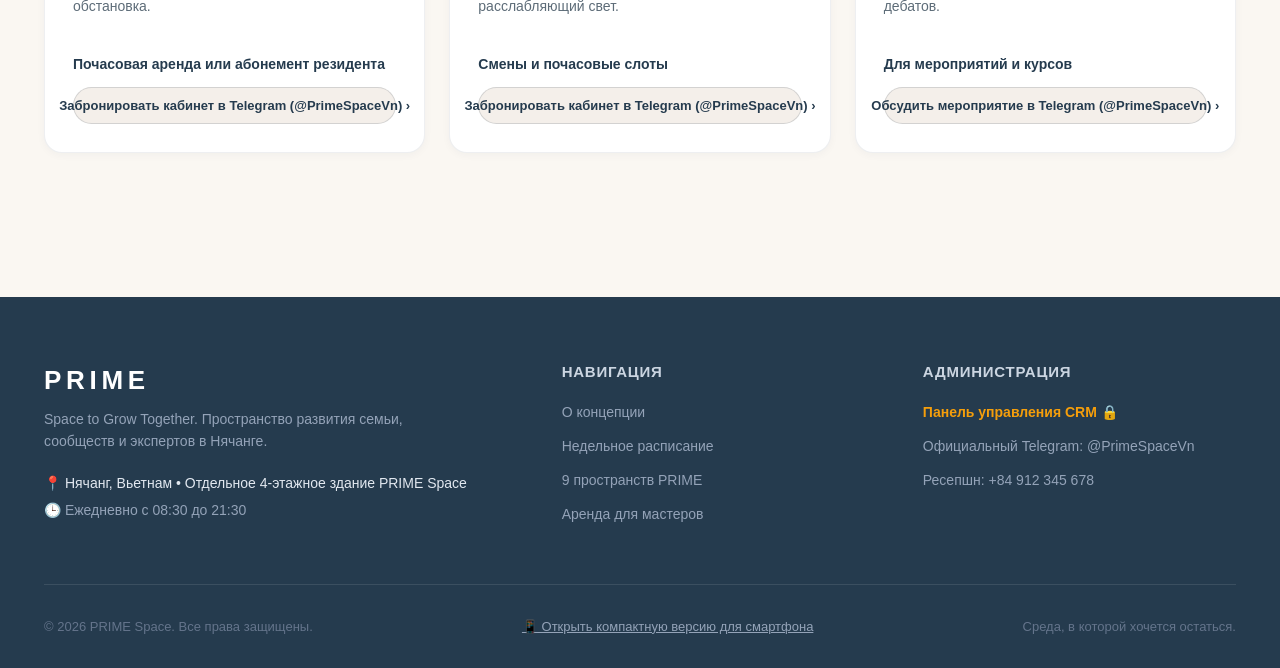
<file: prime-space/mobile.html>
<!DOCTYPE html>
<html lang="ru">
<head>
  <meta charset="UTF-8">
  <meta name="viewport" content="width=device-width, initial-scale=1.0, maximum-scale=1.0, user-scalable=no">
  <title>PRIME Space — Мобильное расписание и запись онлайн</title>
  <meta name="description" content="Мобильная версия PRIME Space Нячанг: интерактивное расписание классов, йога, танцы, 3D-лаборатория, коворкинг. Запись на занятия со смартфона.">
  <link rel="stylesheet" href="css/mobile.css">
  <link rel="icon" type="image/svg+xml" href="data:image/svg+xml,<svg xmlns='http://www.w3.org/2000/svg' viewBox='0 0 100 100'><text y='.9em' font-size='90'>🌿</text></svg>">

  <!-- Автоопределение: если открыто с большого экрана компьютера — перенаправляем на десктоп -->
  <script>
    (function() {
      var isMobileDevice = /Android|webOS|iPhone|iPad|iPod|BlackBerry|IEMobile|Opera Mini/i.test(navigator.userAgent) || window.innerWidth <= 768;
      var urlParams = new URLSearchParams(window.location.search);
      var forceMobile = urlParams.get('mobile') === '1' || sessionStorage.getItem('prime_force_mobile') === '1';
      if (!isMobileDevice && !forceMobile && window.innerWidth > 992) {
        window.location.replace('index.html' + window.location.search);
      }
    })();
  </script>
</head>
<body>

  <!-- Мобильная фиксированная шапка -->
  <header class="m-header">
    <a href="mobile.html" class="m-brand">
      <div class="m-brand-logo">🌿</div>
      <div class="m-brand-text">
        <h1>PRIME</h1>
        <span>Space to grow together</span>
      </div>
    </a>
    <div class="m-header-actions">
      <a href="https://t.me/PrimeSpaceVn" target="_blank" class="m-btn-pill m-btn-outline" style="padding: 6px 12px; font-size: 11px;">
        ✈️ @PrimeSpaceVn
      </a>
      <a href="#schedule" class="m-btn-pill m-btn-primary" style="padding: 6px 12px; font-size: 11px;">
        Расписание
      </a>
    </div>
  </header>

  <!-- Компактный Hero-блок -->
  <section class="m-hero">
    <div class="m-hero-badge">
      📍 Нячанг Центр • 4 этажа возможностей
    </div>
    <h2 class="m-hero-title">
      Пространство, где <br><span>развиваются люди.</span>
    </h2>
    <p class="m-hero-sub">
      Пока взрослые практикуют йогу, танцуют или работают в коворкинге — дети создают 3D-модели, рисуют и находят друзей в единой среде.
    </p>

    <!-- Компактная плашка преимуществ -->
    <div class="m-quick-stats">
      <div>
        <div class="m-stat-val">9</div>
        <div class="m-stat-lbl">Залов и зон</div>
      </div>
      <div>
        <div class="m-stat-val">30+</div>
        <div class="m-stat-lbl">Занятий в неделю</div>
      </div>
      <div>
        <div class="m-stat-val">08:30</div>
        <div class="m-stat-lbl">Открыто до 21:30</div>
      </div>
    </div>
  </section>

  <!-- СЕКЦИЯ РАСПИСАНИЯ ЗАНЯТИЙ (АККОРДЕОНЫ) -->
  <section class="m-section" id="schedule">
    <div class="m-section-header">
      <div>
        <h3 class="m-section-title">Расписание классов</h3>
        <p class="m-section-sub">Нажмите на занятие, чтобы раскрыть детали и записаться</p>
      </div>
    </div>

    <!-- Горизонтальная лента дней недели (Пн, Вт, Ср, Чт, Пт, Сб, Вс) -->
    <div class="m-days-scroll no-scrollbar" id="mDaysScroll">
      <!-- Заполняется динамически через js/mobile.js -->
    </div>

    <!-- Фильтры направлений -->
    <div class="m-chips-scroll no-scrollbar">
      <button class="m-chip-btn active" data-cat="all">Все направления</button>
      <button class="m-chip-btn" data-cat="kids">👶 Для детей</button>
      <button class="m-chip-btn" data-cat="adults">🧘 Для взрослых</button>
      <button class="m-chip-btn" data-cat="mind">💡 Идеи & Бизнес</button>
    </div>

    <!-- Список аккордеонов занятий -->
    <div class="m-schedule-list" id="mScheduleList">
      <!-- Генерируется через js/mobile.js -->
    </div>
  </section>

  <!-- СЕКЦИЯ 9 ПРОСТРАНСТВ PRIME -->
  <section class="m-section" style="background: #FFFFFF; border-top: 1px solid var(--prime-border); border-bottom: 1px solid var(--prime-border);">
    <div class="m-section-header">
      <div>
        <h3 class="m-section-title">9 Пространств PRIME</h3>
        <p class="m-section-sub">4 этажа для творчества, тела, работы и детей</p>
      </div>
    </div>

    <div class="m-spaces-scroll no-scrollbar" id="mSpacesScroll">
      <!-- Заполняется динамически через js/mobile.js -->
    </div>
  </section>

  <!-- СЕКЦИЯ ДЛЯ ЭКСПЕРТОВ И АРЕНДЫ -->
  <section class="m-section" style="padding: 20px 16px;">
    <div style="background: linear-gradient(135deg, #253B4E, #435667); border-radius: 18px; padding: 20px 18px; color: #FFFFFF;">
      <span style="font-size: 11px; font-weight: 700; color: #D5A88B; text-transform: uppercase; letter-spacing: 0.08em; display: block; margin-bottom: 6px;">Для авторов и резидентов</span>
      <h3 style="font-size: 17px; font-weight: 800; margin-bottom: 6px; line-height: 1.3;">Аренда кабинетов и залов для мастеров</h3>
      <p style="font-size: 12px; color: #CBD5E1; margin-bottom: 14px; line-height: 1.45;">
        Проводите индивидуальные сессии, массаж, мастер-классы или психологические консультации в центре Нячанга.
      </p>
      <a href="https://t.me/PrimeSpaceVn" target="_blank" class="m-btn-pill" style="background: #D5A88B; color: #253B4E; font-size: 12px; font-weight: 700; display: inline-flex;">
        Узнать условия аренды в Telegram (@PrimeSpaceVn) ›
      </a>
    </div>
  </section>

  <!-- Мобильный подвал -->
  <footer class="m-footer">
    <div class="m-footer-title">PRIME SPACE</div>
    <div class="m-footer-sub">Space to Grow Together • Нячанг, Центральный район</div>

    <div class="m-footer-links">
      <a href="https://t.me/PrimeSpaceVn" target="_blank" class="m-footer-btn" style="background: rgba(255, 255, 255, 0.15); border-color: rgba(255, 255, 255, 0.3);">
        ✈️ Официальный Telegram: @PrimeSpaceVn
      </a>
      <a href="index.html?desktop=1" id="btnSwitchToDesktop" class="m-footer-btn">
        💻 Перейти на полную версию для компьютера
      </a>
      <a href="admin.html" class="m-footer-btn" style="background: transparent; border-color: rgba(255,255,255,0.25);">
        🔒 Вход в панель управления CRM
      </a>
    </div>

    <div class="m-footer-copy">
      © 2026 PRIME Space Nha Trang • Единая экосистема развития
    </div>
  </footer>

  <!-- Всплывающая мобильная шторка онлайн-записи (Bottom Sheet) -->
  <div class="m-sheet-overlay" id="mBookingSheet">
    <div class="m-sheet-box">
      <div class="m-sheet-grabber"></div>

      <div class="m-sheet-header">
        <div>
          <h3 class="m-sheet-title" id="mSheetLessonTitle">Запись на занятие</h3>
          <p class="m-sheet-sub" id="mSheetLessonTime">Пятница, 10:00 – 11:30</p>
        </div>
        <button class="m-sheet-close" id="mSheetClose">✕</button>
      </div>

      <div class="m-sheet-summary">
        <div class="m-sheet-summary-row">
          <span style="color: var(--prime-muted);">Зал / Пространство:</span>
          <span id="mSheetLessonSpace" style="font-weight: 700; color: var(--prime-navy);">PRIME BODY</span>
        </div>
        <div class="m-sheet-summary-row">
          <span style="color: var(--prime-muted);">Преподаватель:</span>
          <span id="mSheetLessonMaster" style="font-weight: 600;">Анастасия</span>
        </div>
        <div class="m-sheet-summary-row">
          <span style="color: var(--prime-navy); font-weight: 700;">Стоимость участия:</span>
          <span id="mSheetLessonPrice" style="color: var(--prime-blue); font-size: 14px;">180 000 ₫</span>
        </div>
      </div>

      <form id="mBookingForm">
        <div class="m-form-group">
          <label class="m-form-label">Ваше имя:</label>
          <input type="text" id="mGuestName" class="m-form-input" placeholder="Например: Алина или Сергей" required>
        </div>

        <div class="m-form-group">
          <label class="m-form-label">Телефон или Telegram:</label>
          <input type="text" id="mGuestPhone" class="m-form-input" placeholder="+84... или @username" required>
        </div>

        <button type="submit" class="m-btn-book-action" style="padding: 14px; font-size: 14px; margin-top: 8px;">
          Подтвердить запись ✨
        </button>
      </form>
    </div>
  </div>

  <!-- Подключение сервиса данных и мобильного движка -->
  <script src="js/data.js"></script>
  <script src="js/mobile.js"></script>
</body>
</html>
</file>
<file: prime-space/css/style.css>
/* ==========================================================================
   PRIME Space — Brand Design System & Stylesheet
   "Space to Grow Together"
   ========================================================================== */

:root {
  --bg-main: #FAF7F2;          /* Теплый сливочно-песочный фон как на постере */
  --bg-surface: #FFFFFF;
  --bg-card: #FFFFFF;
  --bg-soft: #F4EFEA;          /* Мягкая бежево-льняная подложка преимуществ */
  --bg-tint: #EBE3DA;

  --text-main: #253B4E;        /* Глубокий темно-синий/морской графит как 'ОСАНКА' */
  --text-muted: #5D6C78;       /* Мягкий приглушенный сине-серый */
  --text-dim: #8C99A4;
  --text-white: #FFFFFF;

  --border-light: rgba(37, 59, 78, 0.08);
  --border-medium: rgba(37, 59, 78, 0.16);

  /* Точная цветовая палитра с постера PRIME */
  --prime-cta-blue: #435667;        /* Кнопка 'Запишитесь на занятие в ЛС >' */
  --prime-cta-blue-hover: #334453;
  --prime-sage-olive: #878B72;      /* Оливково-шалфейный 'ЗАВТРА' и иконки галочек */
  --prime-sage-olive-hover: #757962;
  --prime-clay-peach: #D5A88B;      /* Персиково-глиняная плашка '16:00' */
  --prime-sand-date: #E4D6CB;       /* Песочная плашка '14 ОКТЯБРЯ' */
  --prime-navy-dark: #253B4E;       /* Темно-синий титульный акцент */

  /* Системные переменные */
  --accent-terracotta: #D5A88B;
  --accent-terracotta-hover: #C59678;
  --accent-dark: #253B4E;
  --accent-emerald: #5E7A60;
  --accent-blue: #435667;
  --accent-purple: #7C3AED;
  --accent-amber: #D5A88B;

  --shadow-sm: 0 2px 8px rgba(37, 59, 78, 0.04);
  --shadow-md: 0 8px 24px -4px rgba(37, 59, 78, 0.08);
  --shadow-lg: 0 16px 36px -6px rgba(37, 59, 78, 0.12);
  --shadow-modal: 0 25px 60px -12px rgba(25, 41, 56, 0.28);

  --radius-sm: 8px;
  --radius-md: 12px;           /* Мягкие прямоугольные плашки времени и даты */
  --radius-lg: 18px;
  --radius-xl: 26px;
  --radius-full: 9999px;       /* Капсулы/пилюли как на постере */

  --font-family: -apple-system, BlinkMacSystemFont, "Segoe UI", Roboto, "Helvetica Neue", Arial, sans-serif;
  --transition: all 0.25s cubic-bezier(0.16, 1, 0.3, 1);
}

*, *::before, *::after {
  box-sizing: border-box;
  margin: 0;
  padding: 0;
}

html {
  scroll-behavior: smooth;
  font-family: var(--font-family);
  background-color: var(--bg-main);
  color: var(--text-main);
  -webkit-font-smoothing: antialiased;
}

body {
  min-height: 100vh;
  line-height: 1.5;
  background-color: var(--bg-main);
  overflow-x: hidden;
}

a {
  color: inherit;
  text-decoration: none;
}

button, input, select, textarea {
  font-family: inherit;
}

.container {
  max-width: 1240px;
  margin: 0 auto;
  padding: 0 24px;
}

/* ==========================================================================
   HEADER & NAVIGATION
   ========================================================================== */
.header {
  position: sticky;
  top: 0;
  z-index: 100;
  background: rgba(250, 247, 242, 0.94);
  backdrop-filter: blur(12px);
  -webkit-backdrop-filter: blur(12px);
  border-bottom: 1px solid var(--border-light);
  transition: var(--transition);
}

.header-inner {
  display: flex;
  align-items: center;
  justify-content: space-between;
  height: 76px;
}

.brand-wrap {
  display: flex;
  align-items: center;
  gap: 14px;
  text-decoration: none;
}

.brand-title {
  font-size: 26px;
  font-weight: 800;
  letter-spacing: 0.18em;
  color: var(--prime-navy-dark);
  line-height: 1;
}

.brand-sub {
  font-size: 11px;
  letter-spacing: 0.2em;
  text-transform: uppercase;
  color: var(--prime-sage-olive);
  font-weight: 700;
  margin-top: 4px;
}

.nav-menu {
  display: flex;
  align-items: center;
  gap: 28px;
  list-style: none;
}

.nav-link {
  font-size: 14px;
  font-weight: 600;
  color: var(--text-muted);
  transition: var(--transition);
}

.nav-link:hover, .nav-link.active {
  color: var(--prime-navy-dark);
}

.header-actions {
  display: flex;
  align-items: center;
  gap: 12px;
}

/* ==========================================================================
   BUTTONS (ФОРМА И ЦВЕТА С ПОСТЕРА PRIME)
   ========================================================================== */
.btn {
  display: inline-flex;
  align-items: center;
  justify-content: center;
  gap: 8px;
  padding: 13px 26px;
  font-size: 14px;
  font-weight: 600;
  border-radius: var(--radius-full);
  border: none;
  cursor: pointer;
  transition: var(--transition);
  white-space: nowrap;
}

/* Основная кнопка как 'Запишитесь на занятие в ЛС >' на постере */
.btn-primary {
  background: var(--prime-cta-blue);
  color: var(--text-white);
  box-shadow: 0 4px 14px rgba(67, 86, 103, 0.28);
}

.btn-primary:hover {
  background: var(--prime-cta-blue-hover);
  transform: translateY(-1px);
  box-shadow: 0 6px 20px rgba(67, 86, 103, 0.38);
}

/* Оливково-шалфейная кнопка как бейдж 'ЗАВТРА' */
.btn-sage {
  background: var(--prime-sage-olive);
  color: var(--text-white);
}

.btn-sage:hover {
  background: var(--prime-sage-olive-hover);
  transform: translateY(-1px);
}

.btn-dark {
  background: var(--prime-navy-dark);
  color: var(--text-white);
}

.btn-dark:hover {
  background: #172430;
  transform: translateY(-1px);
}

/* Вторичная кнопка в песочно-льняном тоне постера */
.btn-outline {
  background: var(--bg-soft);
  border: 1px solid var(--border-medium);
  color: var(--prime-navy-dark);
}

.btn-outline:hover {
  background: var(--prime-sand-date);
  border-color: var(--prime-cta-blue);
  color: var(--prime-navy-dark);
}

.btn-sm {
  padding: 8px 18px;
  font-size: 13px;
}

/* ==========================================================================
   HERO SECTION
   ========================================================================== */
.hero {
  padding: 48px 0 64px;
  position: relative;
}

.hero-grid {
  display: grid;
  grid-template-columns: 1.15fr 0.85fr;
  gap: 48px;
  align-items: center;
}

.hero-tag {
  display: inline-flex;
  align-items: center;
  gap: 8px;
  padding: 6px 14px;
  background: var(--bg-soft);
  border: 1px solid var(--border-light);
  border-radius: var(--radius-full);
  font-size: 12px;
  font-weight: 600;
  color: var(--text-muted);
  margin-bottom: 20px;
}

.hero-tag-dot {
  width: 8px;
  height: 8px;
  background: var(--accent-terracotta);
  border-radius: 50%;
}

.hero-title {
  font-size: 52px;
  font-weight: 800;
  line-height: 1.12;
  letter-spacing: -0.02em;
  color: var(--text-main);
  margin-bottom: 20px;
}

.hero-title span.accent {
  color: var(--accent-terracotta);
}

.hero-desc {
  font-size: 18px;
  line-height: 1.6;
  color: var(--text-muted);
  margin-bottom: 32px;
  max-width: 580px;
}

.hero-feature-pills {
  display: flex;
  flex-wrap: wrap;
  gap: 12px;
  margin-bottom: 36px;
}

.hero-pill {
  display: flex;
  align-items: center;
  gap: 8px;
  padding: 8px 16px;
  background: var(--bg-surface);
  border: 1px solid var(--border-light);
  border-radius: var(--radius-full);
  font-size: 13px;
  font-weight: 600;
  color: var(--prime-navy-dark);
  box-shadow: var(--shadow-sm);
}

.pill-check {
  width: 20px;
  height: 20px;
  border-radius: 50%;
  background: var(--prime-sage-olive);
  color: #FFFFFF;
  display: inline-flex;
  align-items: center;
  justify-content: center;
  font-size: 11px;
  font-weight: 800;
}

.hero-visual {
  position: relative;
}

.hero-image-card {
  position: relative;
  border-radius: var(--radius-xl);
  overflow: hidden;
  box-shadow: var(--shadow-lg);
  aspect-ratio: 4 / 3.8;
}

.hero-image-card img {
  width: 100%;
  height: 100%;
  object-fit: cover;
}

.hero-float-card {
  position: absolute;
  bottom: -20px;
  left: -20px;
  background: var(--bg-surface);
  padding: 18px 24px;
  border-radius: var(--radius-lg);
  box-shadow: var(--shadow-md);
  border: 1px solid var(--border-light);
  display: flex;
  align-items: center;
  gap: 16px;
}

.hero-float-icon {
  font-size: 32px;
}

.hero-float-text h4 {
  font-size: 15px;
  font-weight: 700;
  color: var(--text-main);
}

.hero-float-text p {
  font-size: 12px;
  color: var(--text-muted);
}

/* ==========================================================================
   PHILOSOPHY & DUAL CARE BANNER
   ========================================================================== */
.dual-care-banner {
  background: var(--bg-surface);
  border-radius: var(--radius-xl);
  padding: 32px 40px;
  border: 1px solid var(--border-light);
  box-shadow: var(--shadow-sm);
  display: grid;
  grid-template-columns: 1fr 1fr;
  gap: 32px;
  margin: 40px 0 64px;
}

.dual-care-card {
  display: flex;
  align-items: flex-start;
  gap: 18px;
}

.dual-care-icon {
  width: 52px;
  height: 52px;
  border-radius: 16px;
  background: var(--bg-soft);
  display: flex;
  align-items: center;
  justify-content: center;
  font-size: 24px;
  flex-shrink: 0;
}

.dual-care-content h3 {
  font-size: 18px;
  font-weight: 700;
  margin-bottom: 6px;
}

.dual-care-content p {
  font-size: 14px;
  color: var(--text-muted);
  line-height: 1.5;
}

/* ==========================================================================
   SPACES SECTION (9 ПРОСТРАНСТВ PRIME)
   ========================================================================== */
.section {
  padding: 64px 0;
}

.section-head {
  text-align: center;
  max-width: 680px;
  margin: 0 auto 48px;
}

.section-tag {
  display: inline-block;
  font-size: 12px;
  font-weight: 700;
  letter-spacing: 0.15em;
  text-transform: uppercase;
  color: var(--accent-terracotta);
  margin-bottom: 10px;
}

.section-title {
  font-size: 36px;
  font-weight: 800;
  letter-spacing: -0.01em;
  margin-bottom: 12px;
}

.section-sub {
  font-size: 16px;
  color: var(--text-muted);
}

.spaces-grid {
  display: grid;
  grid-template-columns: repeat(auto-fill, minmax(350px, 1fr));
  gap: 24px;
}

.space-card {
  background: var(--bg-surface);
  border-radius: var(--radius-lg);
  padding: 28px;
  border: 1px solid var(--border-light);
  box-shadow: var(--shadow-sm);
  transition: var(--transition);
  display: flex;
  flex-direction: column;
  justify-content: space-between;
}

.space-card:hover {
  transform: translateY(-4px);
  box-shadow: var(--shadow-md);
  border-color: rgba(0, 0, 0, 0.1);
}

.space-card-top {
  display: flex;
  align-items: flex-start;
  justify-content: space-between;
  margin-bottom: 16px;
}

.space-card-badge {
  display: inline-flex;
  align-items: center;
  gap: 6px;
  padding: 6px 12px;
  border-radius: var(--radius-full);
  font-size: 12px;
  font-weight: 600;
}

.space-floor {
  font-size: 12px;
  color: var(--text-dim);
  font-weight: 500;
}

.space-card-title {
  font-size: 20px;
  font-weight: 700;
  margin-bottom: 4px;
}

.space-card-sub {
  font-size: 13px;
  font-weight: 500;
  color: var(--text-muted);
  margin-bottom: 12px;
}

.space-card-desc {
  font-size: 14px;
  color: var(--text-muted);
  line-height: 1.55;
  margin-bottom: 20px;
}

.space-features-list {
  display: flex;
  flex-wrap: wrap;
  gap: 6px;
}

.space-feature-tag {
  font-size: 11px;
  background: var(--bg-soft);
  color: var(--text-muted);
  padding: 4px 10px;
  border-radius: var(--radius-full);
  font-weight: 500;
}

/* ==========================================================================
   SCHEDULE SECTION (ИНТЕРАКТИВНОЕ НЕДЕЛЬНОЕ РАСПИСАНИЕ)
   ========================================================================== */
.schedule-container {
  background: var(--bg-surface);
  border-radius: var(--radius-xl);
  padding: 36px;
  border: 1px solid var(--border-light);
  box-shadow: var(--shadow-md);
}

/* Переключатель дней недели */
.days-nav {
  display: flex;
  gap: 10px;
  overflow-x: auto;
  padding-bottom: 14px;
  border-bottom: 1px solid var(--border-light);
  margin-bottom: 24px;
}

.day-tab {
  display: flex;
  flex-direction: column;
  align-items: center;
  padding: 10px 20px;
  border-radius: var(--radius-md);
  background: var(--bg-main);
  border: 1px solid transparent;
  cursor: pointer;
  transition: var(--transition);
  min-width: 110px;
  user-select: none;
}

.day-tab:hover {
  background: var(--bg-soft);
}

.day-tab.active {
  background: var(--prime-cta-blue);
  color: var(--text-white);
  box-shadow: 0 4px 14px rgba(67, 86, 103, 0.28);
}

.day-name {
  font-size: 14px;
  font-weight: 700;
}

.day-sub {
  font-size: 11px;
  opacity: 0.8;
  margin-top: 2px;
}

/* Фильтры аудитории */
.filter-toolbar {
  display: flex;
  flex-wrap: wrap;
  align-items: center;
  justify-content: space-between;
  gap: 16px;
  margin-bottom: 28px;
}

.category-chips {
  display: flex;
  flex-wrap: wrap;
  gap: 8px;
}

.cat-chip {
  padding: 8px 18px;
  border-radius: var(--radius-full);
  font-size: 13px;
  font-weight: 600;
  background: var(--bg-soft);
  border: 1px solid var(--border-light);
  color: var(--text-muted);
  cursor: pointer;
  transition: var(--transition);
}

.cat-chip:hover {
  background: var(--prime-sand-date);
  color: var(--prime-navy-dark);
}

/* Оливково-шалфейный активный чипс как плашка 'ЗАВТРА' */
.cat-chip.active {
  background: var(--prime-sage-olive);
  color: var(--text-white);
  box-shadow: 0 2px 10px rgba(135, 139, 114, 0.35);
}

/* Сетка карточек занятий */
.schedule-grid {
  display: grid;
  grid-template-columns: repeat(auto-fill, minmax(360px, 1fr));
  gap: 20px;
}

.schedule-card {
  background: var(--bg-surface);
  border-radius: var(--radius-lg);
  border: 1px solid var(--border-light);
  padding: 24px;
  box-shadow: var(--shadow-sm);
  transition: var(--transition);
  display: flex;
  flex-direction: column;
  justify-content: space-between;
  position: relative;
  overflow: hidden;
}

.schedule-card::before {
  content: "";
  position: absolute;
  top: 0;
  left: 0;
  bottom: 0;
  width: 5px;
  background: var(--card-accent, var(--prime-clay-peach));
}

.schedule-card:hover {
  transform: translateY(-3px);
  box-shadow: var(--shadow-md);
  border-color: rgba(37, 59, 78, 0.16);
}

.card-header-row {
  display: flex;
  align-items: center;
  justify-content: space-between;
  margin-bottom: 12px;
}

/* Плашка времени в стиле '16:00' с постера */
.time-slot {
  font-size: 13px;
  font-weight: 700;
  color: var(--prime-navy-dark);
  background: var(--prime-clay-peach);
  padding: 5px 12px;
  border-radius: var(--radius-md);
  letter-spacing: 0.02em;
  display: inline-flex;
  align-items: center;
  gap: 6px;
}

.space-badge {
  font-size: 11px;
  font-weight: 700;
  padding: 4px 10px;
  border-radius: var(--radius-full);
  text-transform: uppercase;
  letter-spacing: 0.05em;
}

.age-badge {
  font-size: 11px;
  font-weight: 600;
  padding: 3px 8px;
  background: var(--bg-soft);
  color: var(--text-muted);
  border-radius: var(--radius-full);
}

.card-title {
  font-size: 18px;
  font-weight: 700;
  margin-bottom: 8px;
  line-height: 1.3;
}

.card-desc {
  font-size: 13px;
  color: var(--text-muted);
  line-height: 1.5;
  margin-bottom: 18px;
}

.card-meta-row {
  display: flex;
  align-items: center;
  justify-content: space-between;
  padding: 12px 0;
  border-top: 1px solid var(--border-light);
  margin-bottom: 16px;
  font-size: 13px;
}

.master-info {
  display: flex;
  align-items: center;
  gap: 8px;
  font-weight: 600;
  color: var(--text-main);
}

.master-avatar-circle {
  width: 28px;
  height: 28px;
  border-radius: 50%;
  background: var(--bg-tint);
  display: flex;
  align-items: center;
  justify-content: center;
  font-size: 12px;
  overflow: hidden;
}

.master-avatar-circle img {
  width: 100%;
  height: 100%;
  object-fit: cover;
}

.spots-status {
  display: flex;
  align-items: center;
  gap: 6px;
  font-size: 12px;
  font-weight: 600;
}

.spots-badge {
  padding: 4px 10px;
  border-radius: var(--radius-full);
}

.spots-badge.available {
  background: rgba(13, 148, 136, 0.12);
  color: var(--accent-emerald);
}

.spots-badge.warning {
  background: rgba(217, 119, 6, 0.14);
  color: var(--accent-amber);
}

.spots-badge.full {
  background: rgba(100, 116, 139, 0.12);
  color: #64748B;
}

.card-footer-row {
  display: flex;
  align-items: center;
  justify-content: space-between;
}

.card-price {
  font-size: 16px;
  font-weight: 800;
  color: var(--text-main);
}

/* ==========================================================================
   MODAL DIALOG (ОНЛАЙН-ЗАПИСЬ)
   ========================================================================== */
.modal-overlay {
  position: fixed;
  inset: 0;
  background: rgba(18, 20, 24, 0.65);
  backdrop-filter: blur(6px);
  z-index: 1000;
  display: flex;
  align-items: center;
  justify-content: center;
  padding: 20px;
  opacity: 0;
  visibility: hidden;
  transition: var(--transition);
}

.modal-overlay.open {
  opacity: 1;
  visibility: visible;
}

.modal-box {
  background: var(--bg-surface);
  border-radius: var(--radius-xl);
  max-width: 520px;
  width: 100%;
  padding: 36px;
  box-shadow: var(--shadow-modal);
  transform: translateY(20px) scale(0.97);
  transition: var(--transition);
  position: relative;
  max-height: 90vh;
  overflow-y: auto;
  overflow-x: hidden; /* Исключаем появление горизонтального скроллбара */
}

.modal-overlay.open .modal-box {
  transform: translateY(0) scale(1);
}

.modal-close-btn {
  position: absolute;
  top: 24px;
  right: 24px;
  width: 36px;
  height: 36px;
  border-radius: 50%;
  background: var(--bg-soft);
  border: none;
  font-size: 18px;
  cursor: pointer;
  display: flex;
  align-items: center;
  justify-content: center;
  color: var(--text-muted);
  transition: var(--transition);
}

.modal-close-btn:hover {
  background: var(--bg-tint);
  color: var(--text-main);
}

.modal-title {
  font-size: 24px;
  font-weight: 800;
  margin-bottom: 6px;
}

.modal-subtitle {
  font-size: 14px;
  color: var(--text-muted);
  margin-bottom: 24px;
}

.booking-summary-card {
  background: var(--bg-soft);
  border-radius: var(--radius-md);
  padding: 16px 20px;
  margin-bottom: 24px;
}

.booking-summary-row {
  display: flex;
  justify-content: space-between;
  margin-bottom: 8px;
  font-size: 13px;
}

.booking-summary-row:last-child {
  margin-bottom: 0;
}

.booking-summary-row span:first-child {
  color: var(--text-muted);
}

.booking-summary-row span:last-child {
  font-weight: 700;
  color: var(--text-main);
}

.form-group {
  margin-bottom: 18px;
}

.form-label {
  display: block;
  font-size: 13px;
  font-weight: 600;
  color: var(--text-main);
  margin-bottom: 6px;
}

.form-input {
  width: 100%;
  padding: 12px 16px;
  background: var(--bg-main);
  border: 1px solid var(--border-medium);
  border-radius: var(--radius-md);
  font-size: 14px;
  color: var(--text-main);
  outline: none;
  transition: var(--transition);
}

.form-input:focus {
  border-color: var(--accent-terracotta);
  background: var(--bg-surface);
  box-shadow: 0 0 0 3px rgba(217, 101, 76, 0.15);
}

/* ==========================================================================
   FOOTER
   ========================================================================== */
.footer {
  background: var(--accent-dark);
  color: var(--text-white);
  padding: 64px 0 32px;
  margin-top: 80px;
}

.footer-grid {
  display: grid;
  grid-template-columns: 1.5fr 1fr 1fr;
  gap: 48px;
  margin-bottom: 48px;
}

.footer-brand h3 {
  font-size: 26px;
  font-weight: 800;
  letter-spacing: 0.18em;
  margin-bottom: 8px;
}

.footer-brand p {
  color: #94A3B8;
  font-size: 14px;
  max-width: 360px;
  line-height: 1.6;
}

.footer-col h4 {
  font-size: 15px;
  font-weight: 700;
  margin-bottom: 16px;
  letter-spacing: 0.05em;
  text-transform: uppercase;
  color: #CBD5E1;
}

.footer-links {
  list-style: none;
}

.footer-links li {
  margin-bottom: 10px;
}

.footer-links a {
  font-size: 14px;
  color: #94A3B8;
  transition: var(--transition);
}

.footer-links a:hover {
  color: var(--text-white);
}

.footer-bottom {
  padding-top: 32px;
  border-top: 1px solid rgba(255, 255, 255, 0.1);
  display: flex;
  justify-content: space-between;
  align-items: center;
  font-size: 13px;
  color: #64748B;
  flex-wrap: wrap;
  gap: 16px;
}

/* ==========================================================================
   CRM SPECIFIC STYLES (ADMIN.HTML)
   ========================================================================== */
.admin-body {
  background: #F4F6F9;
  color: #1E293B;
}

.admin-layout {
  display: grid;
  grid-template-columns: 260px 1fr;
  min-height: 100vh;
}

.admin-sidebar {
  background: #0F172A;
  color: #F8FAFC;
  padding: 32px 20px;
  display: flex;
  flex-direction: column;
  justify-content: space-between;
}

.admin-brand {
  margin-bottom: 36px;
}

.admin-brand h2 {
  font-size: 22px;
  font-weight: 800;
  letter-spacing: 0.15em;
}

.admin-brand span {
  font-size: 11px;
  text-transform: uppercase;
  letter-spacing: 0.2em;
  color: #F59E0B;
}

.admin-nav {
  display: flex;
  flex-direction: column;
  gap: 6px;
}

.admin-nav-item {
  display: flex;
  align-items: center;
  gap: 12px;
  padding: 12px 16px;
  border-radius: var(--radius-md);
  color: #94A3B8;
  font-size: 14px;
  font-weight: 600;
  cursor: pointer;
  transition: var(--transition);
}

.admin-nav-item:hover, .admin-nav-item.active {
  background: rgba(255, 255, 255, 0.08);
  color: #FFFFFF;
}

.admin-main {
  padding: 36px 40px;
  overflow-y: auto;
}

.admin-header {
  display: flex;
  justify-content: space-between;
  align-items: center;
  margin-bottom: 32px;
  flex-wrap: wrap;
  gap: 16px;
}

/* KPI Карточки */
.kpi-grid {
  display: grid;
  grid-template-columns: repeat(auto-fit, minmax(220px, 1fr));
  gap: 20px;
  margin-bottom: 32px;
}

.kpi-card {
  background: #FFFFFF;
  padding: 22px 24px;
  border-radius: var(--radius-lg);
  box-shadow: var(--shadow-sm);
  border: 1px solid rgba(0, 0, 0, 0.05);
}

.kpi-label {
  font-size: 13px;
  color: #64748B;
  font-weight: 500;
  margin-bottom: 6px;
}

.kpi-value {
  font-size: 28px;
  font-weight: 800;
  color: #0F172A;
}

/* ШАХМАТКА РАСПИСАНИЯ CRM (ROOMS × TIME) */
.matrix-wrapper {
  background: #FFFFFF;
  border-radius: var(--radius-xl);
  box-shadow: var(--shadow-sm);
  border: 1px solid rgba(0, 0, 0, 0.06);
  padding: 24px;
  overflow-x: auto;
}

.matrix-table {
  width: 100%;
  border-collapse: collapse;
  min-width: 900px;
}

.matrix-table th {
  padding: 14px 16px;
  text-align: left;
  font-size: 12px;
  font-weight: 700;
  text-transform: uppercase;
  letter-spacing: 0.05em;
  color: #64748B;
  background: #F8FAFC;
  border-bottom: 2px solid #E2E8F0;
}

.matrix-table td {
  padding: 12px 14px;
  border-bottom: 1px solid #F1F5F9;
  vertical-align: top;
}

.matrix-time-col {
  width: 90px;
  font-size: 13px;
  font-weight: 700;
  color: #475569;
}

.matrix-slot-card {
  background: #F8FAFC;
  border-left: 4px solid var(--slot-color, var(--accent-terracotta));
  border-radius: 8px;
  padding: 10px 12px;
  font-size: 12px;
  cursor: pointer;
  transition: var(--transition);
  box-shadow: 0 1px 3px rgba(0,0,0,0.05);
}

.matrix-slot-card:hover {
  background: #FFFFFF;
  box-shadow: 0 4px 12px rgba(0,0,0,0.1);
  transform: translateY(-2px);
}

.matrix-slot-title {
  font-weight: 700;
  color: #0F172A;
  font-size: 13px;
  margin-bottom: 4px;
}

.matrix-slot-meta {
  display: flex;
  justify-content: space-between;
  align-items: center;
  color: #64748B;
  font-size: 11px;
}

.guest-count-pill {
  padding: 2px 8px;
  border-radius: 999px;
  font-weight: 700;
  background: rgba(13, 148, 136, 0.12);
  color: var(--accent-emerald);
}

.guest-count-pill.full {
  background: rgba(239, 68, 68, 0.12);
  color: #EF4444;
}

/* Модалка участников и редактирования занятия */
.participants-table {
  width: 100%;
  border-collapse: collapse;
  font-size: 13px;
}

.participants-table th {
  text-align: left;
  padding: 10px 10px;
  background: #F8FAFC;
  font-weight: 700;
  font-size: 11px;
  text-transform: uppercase;
  letter-spacing: 0.05em;
  color: #64748B;
  position: sticky;
  top: 0;
  z-index: 2;
  border-bottom: 1px solid #E2E8F0;
}

.participants-table td {
  padding: 9px 8px;
  border-bottom: 1px solid #F1F5F9;
  vertical-align: middle;
}

/* ==========================================================================
   RESPONSIVE
   ========================================================================== */
html, body {
  width: 100%;
  max-width: 100vw;
  overflow-x: hidden;
}

@media (max-width: 992px) {
  .nav-menu {
    display: none;
  }
  .header-inner {
    justify-content: space-between;
  }
  .hero-grid {
    grid-template-columns: 1fr;
    gap: 36px;
  }
  .hero-title {
    font-size: 38px;
  }
  .dual-care-banner {
    grid-template-columns: 1fr;
    padding: 24px;
  }
  .footer-grid {
    grid-template-columns: 1fr;
    gap: 32px;
  }
  .admin-layout {
    grid-template-columns: 1fr;
  }
  .admin-sidebar {
    display: none;
  }
}

@media (max-width: 640px) {
  .hero-title {
    font-size: 28px;
  }
  .container {
    padding: 0 16px;
  }
  .schedule-container {
    padding: 16px;
    border-radius: var(--radius-lg);
  }
  .schedule-grid {
    grid-template-columns: 1fr;
  }
  .filter-toolbar {
    flex-direction: column;
    align-items: flex-start;
  }
  .days-nav {
    display: flex;
    overflow-x: auto;
    -webkit-overflow-scrolling: touch;
    padding-bottom: 10px;
    margin-bottom: 16px;
  }
  .day-tab {
    min-width: 80px;
    padding: 8px 12px;
  }
}
</file>
<file: hd-hair-lab/css/style.css>
/* 
 * H&D Hair Lab (Nha Trang) - Design System & Stylesheet
 * Concept: High-End Lab Minimalist Noir (Dark, Monochrome, Studio Aesthetic)
 */

@import url('https://fonts.googleapis.com/css2?family=Inter:wght@300;400;500;600;700&family=Plus+Jakarta+Sans:wght@400;500;600;700;800&family=Space+Grotesk:wght@500;700&display=swap');

:root {
  --bg-deep: #08090C;
  --bg-main: #0D0F14;
  --bg-surface: #13161D;
  --bg-card: #181B24;
  --bg-card-hover: #1F232F;
  --bg-subtle: #242936;

  --border-subtle: rgba(255, 255, 255, 0.08);
  --border-medium: rgba(255, 255, 255, 0.16);
  --border-light: rgba(255, 255, 255, 0.28);

  --text-main: #FFFFFF;
  --text-sub: #E2E8F0;
  --text-muted: #94A3B8;
  --text-dim: #64748B;

  --accent-white: #FFFFFF;
  --accent-silver: #CBD5E1;
  --accent-glow: rgba(255, 255, 255, 0.12);
  --accent-emerald: #10B981;
  --accent-amber: #F59E0B;

  --font-heading: 'Plus Jakarta Sans', -apple-system, sans-serif;
  --font-body: 'Inter', -apple-system, sans-serif;
  --font-mono: 'Space Grotesk', monospace;

  --shadow-card: 0 10px 30px -5px rgba(0, 0, 0, 0.6), 0 0 1px 1px rgba(255, 255, 255, 0.05);
  --shadow-glow: 0 0 25px rgba(255, 255, 255, 0.08);

  --radius-sm: 8px;
  --radius-md: 14px;
  --radius-lg: 20px;
  --radius-full: 9999px;

  --header-height: 80px;
}

*, *::before, *::after {
  box-sizing: border-box;
  margin: 0;
  padding: 0;
}

html {
  scroll-behavior: smooth;
  font-size: 16px;
  background-color: var(--bg-deep);
  color: var(--text-main);
  -webkit-font-smoothing: antialiased;
}

body {
  font-family: var(--font-body);
  background-color: var(--bg-deep);
  color: var(--text-main);
  line-height: 1.6;
  overflow-x: hidden;
}

/* Typography Helpers */
h1, h2, h3, h4, h5, h6 {
  font-family: var(--font-heading);
  font-weight: 700;
  color: var(--text-main);
  line-height: 1.25;
  letter-spacing: -0.02em;
}

p {
  color: var(--text-muted);
}

a {
  color: inherit;
  text-decoration: none;
  transition: all 0.2s ease;
}

button {
  cursor: pointer;
  font-family: inherit;
  border: none;
  background: none;
  outline: none;
  transition: all 0.2s ease;
}

.container {
  max-width: 1240px;
  margin: 0 auto;
  padding: 0 24px;
}

/* Buttons */
.btn {
  display: inline-flex;
  align-items: center;
  justify-content: center;
  gap: 8px;
  padding: 12px 24px;
  font-size: 14px;
  font-weight: 600;
  border-radius: var(--radius-full);
  text-align: center;
  white-space: nowrap;
  letter-spacing: 0.02em;
  transition: all 0.25s cubic-bezier(0.16, 1, 0.3, 1);
}

.btn-primary {
  background: #FFFFFF;
  color: #0A0B0E;
  box-shadow: 0 4px 18px rgba(255, 255, 255, 0.2);
}

.btn-primary:hover {
  background: #F1F5F9;
  transform: translateY(-2px);
  box-shadow: 0 8px 25px rgba(255, 255, 255, 0.35);
}

.btn-outline {
  background: rgba(255, 255, 255, 0.04);
  color: #FFFFFF;
  border: 1px solid var(--border-medium);
  backdrop-filter: blur(8px);
}

.btn-outline:hover {
  background: rgba(255, 255, 255, 0.1);
  border-color: var(--text-main);
  transform: translateY(-2px);
}

.btn-glass {
  background: rgba(255, 255, 255, 0.06);
  color: var(--text-sub);
  border: 1px solid var(--border-subtle);
}

.btn-glass:hover {
  background: rgba(255, 255, 255, 0.12);
  color: #FFFFFF;
}

.badge-tag {
  display: inline-flex;
  align-items: center;
  padding: 4px 10px;
  font-size: 11px;
  font-weight: 600;
  border-radius: var(--radius-full);
  letter-spacing: 0.04em;
  text-transform: uppercase;
}

.badge-tag-white {
  background: rgba(255, 255, 255, 0.12);
  color: #FFFFFF;
  border: 1px solid rgba(255, 255, 255, 0.2);
}

/* Header */
.header {
  position: fixed;
  top: 0;
  left: 0;
  right: 0;
  height: var(--header-height);
  background: rgba(11, 12, 16, 0.85);
  backdrop-filter: blur(16px);
  -webkit-backdrop-filter: blur(16px);
  border-bottom: 1px solid var(--border-subtle);
  z-index: 1000;
  transition: all 0.3s ease;
}

.header-inner {
  display: flex;
  align-items: center;
  justify-content: space-between;
  height: 100%;
}

.logo-wrap {
  display: flex;
  align-items: center;
  gap: 12px;
}

.logo-wrap img {
  height: 48px;
  width: auto;
  display: block;
}

.nav-links {
  display: flex;
  align-items: center;
  gap: 32px;
  list-style: none;
}

.nav-link {
  font-size: 14px;
  font-weight: 500;
  color: var(--text-muted);
}

.nav-link:hover {
  color: #FFFFFF;
}

.header-actions {
  display: flex;
  align-items: center;
  gap: 16px;
}

.phone-pill {
  display: inline-flex;
  align-items: center;
  gap: 8px;
  padding: 8px 16px;
  border-radius: var(--radius-full);
  background: rgba(255, 255, 255, 0.04);
  border: 1px solid var(--border-subtle);
  font-size: 13px;
  font-weight: 500;
  color: var(--text-sub);
}

.phone-pill:hover {
  border-color: var(--border-light);
  color: #FFFFFF;
}

/* Hero Section */
.hero {
  position: relative;
  padding-top: calc(var(--header-height) + 60px);
  padding-bottom: 80px;
  overflow: hidden;
  background: radial-gradient(circle at 50% 20%, rgba(36, 41, 54, 0.5) 0%, rgba(13, 15, 20, 0) 70%);
}

.hero::before {
  content: '';
  position: absolute;
  top: 10%;
  left: 50%;
  transform: translateX(-50%);
  width: 600px;
  height: 300px;
  background: radial-gradient(ellipse, rgba(255, 255, 255, 0.06) 0%, rgba(255, 255, 255, 0) 70%);
  filter: blur(60px);
  pointer-events: none;
}

.hero-grid {
  display: grid;
  grid-template-columns: 1.15fr 0.85fr;
  gap: 60px;
  align-items: center;
}

.hero-pill-tag {
  display: inline-flex;
  align-items: center;
  gap: 8px;
  padding: 6px 14px;
  border-radius: var(--radius-full);
  background: rgba(255, 255, 255, 0.05);
  border: 1px solid var(--border-subtle);
  font-size: 12px;
  font-weight: 500;
  color: var(--text-muted);
  margin-bottom: 24px;
}

.hero-pill-tag .dot {
  width: 6px;
  height: 6px;
  border-radius: 50%;
  background: #FFFFFF;
  box-shadow: 0 0 8px #FFFFFF;
}

.hero-title {
  font-size: 52px;
  font-weight: 800;
  letter-spacing: -0.03em;
  line-height: 1.1;
  margin-bottom: 20px;
}

.hero-title span.highlight {
  background: linear-gradient(135deg, #FFFFFF 30%, #94A3B8 100%);
  -webkit-background-clip: text;
  -webkit-text-fill-color: transparent;
}

.hero-desc {
  font-size: 17px;
  line-height: 1.6;
  color: var(--text-muted);
  margin-bottom: 36px;
  max-width: 580px;
}

.hero-features {
  display: grid;
  grid-template-columns: 1fr 1fr;
  gap: 16px;
  margin-bottom: 40px;
}

.feature-item {
  display: flex;
  align-items: center;
  gap: 10px;
  font-size: 14px;
  color: var(--text-sub);
}

.feature-icon-circle {
  width: 22px;
  height: 22px;
  border-radius: 50%;
  background: rgba(255, 255, 255, 0.1);
  display: flex;
  align-items: center;
  justify-content: center;
  font-size: 12px;
  color: #FFFFFF;
  flex-shrink: 0;
}

.hero-cta-group {
  display: flex;
  align-items: center;
  gap: 16px;
  flex-wrap: wrap;
}

.hero-cta-group .btn {
  padding: 16px 32px;
  font-size: 15px;
}

.hero-visual {
  position: relative;
}

.hero-card-frame {
  position: relative;
  border-radius: var(--radius-lg);
  overflow: hidden;
  border: 1px solid var(--border-subtle);
  box-shadow: var(--shadow-card);
  background: var(--bg-surface);
}

.hero-card-frame img {
  width: 100%;
  height: 480px;
  object-fit: cover;
  display: block;
  filter: contrast(1.05) brightness(0.9);
}

.hero-card-overlay {
  position: absolute;
  inset: 0;
  background: linear-gradient(180deg, rgba(0,0,0,0) 50%, rgba(13,15,20,0.85) 100%);
}

.hero-badge-float {
  position: absolute;
  bottom: -20px;
  left: 20px;
  right: 20px;
  background: rgba(19, 22, 29, 0.9);
  backdrop-filter: blur(16px);
  -webkit-backdrop-filter: blur(16px);
  border: 1px solid var(--border-medium);
  border-radius: var(--radius-md);
  padding: 16px 20px;
  display: flex;
  align-items: center;
  justify-content: space-between;
  box-shadow: var(--shadow-card);
}

.badge-info-label {
  font-size: 11px;
  color: var(--text-dim);
  text-transform: uppercase;
  letter-spacing: 0.05em;
}

.badge-info-val {
  font-size: 14px;
  font-weight: 600;
  color: #FFFFFF;
}

/* Section Headings */
.section {
  padding: 100px 0;
  position: relative;
}

.section-head {
  text-align: center;
  max-width: 680px;
  margin: 0 auto 50px auto;
}

.section-tag {
  display: inline-block;
  font-size: 12px;
  font-weight: 600;
  color: var(--text-muted);
  text-transform: uppercase;
  letter-spacing: 0.1em;
  margin-bottom: 12px;
}

.section-title {
  font-size: 38px;
  margin-bottom: 14px;
}

.section-subtitle {
  font-size: 16px;
  color: var(--text-muted);
}

/* Catalog & Filters */
.catalog-toolbar {
  margin-bottom: 40px;
}

.search-bar-wrap {
  position: relative;
  max-width: 640px;
  margin: 0 auto 30px auto;
}

.search-bar-wrap input {
  width: 100%;
  padding: 16px 20px 16px 50px;
  background: var(--bg-surface);
  border: 1px solid var(--border-subtle);
  border-radius: var(--radius-full);
  color: #FFFFFF;
  font-family: inherit;
  font-size: 15px;
  transition: all 0.2s ease;
  box-shadow: 0 4px 20px rgba(0,0,0,0.4);
}

.search-bar-wrap input:focus {
  border-color: var(--border-light);
  background: var(--bg-card);
  outline: none;
  box-shadow: 0 0 25px rgba(255, 255, 255, 0.08);
}

.search-bar-wrap .search-icon {
  position: absolute;
  left: 20px;
  top: 50%;
  transform: translateY(-50%);
  font-size: 16px;
  color: var(--text-dim);
  pointer-events: none;
}

/* Category Filter Tabs (Grouped, 100% Screen Fit Without Horizontal Scrolling) */
.category-tabs-nav {
  display: flex;
  flex-wrap: wrap;
  justify-content: center;
  align-items: center;
  gap: 8px 10px;
  padding: 8px 4px 12px 4px;
}

.cat-tab-btn {
  display: inline-flex;
  align-items: center;
  gap: 8px;
  padding: 9px 18px;
  border-radius: var(--radius-full);
  background: var(--bg-surface);
  border: 1px solid var(--border-subtle);
  color: var(--text-muted);
  font-size: 13px;
  font-weight: 500;
  cursor: pointer;
  white-space: nowrap;
  transition: all 0.2s ease;
}

.cat-tab-btn:hover {
  border-color: var(--border-medium);
  color: #FFFFFF;
  background: var(--bg-card);
}

.cat-tab-btn.active {
  background: #FFFFFF;
  color: #0A0B0E;
  border-color: #FFFFFF;
  font-weight: 600;
  box-shadow: 0 4px 15px rgba(255, 255, 255, 0.2);
}

.cat-tab-count {
  font-size: 11px;
  padding: 2px 7px;
  border-radius: 9999px;
  background: rgba(255, 255, 255, 0.1);
  color: var(--text-dim);
}

.cat-tab-btn.active .cat-tab-count {
  background: rgba(0, 0, 0, 0.12);
  color: #000000;
  font-weight: 700;
}

/* Secondary Sub-Category Filter Chips */
.sub-category-pills-nav {
  display: flex;
  flex-wrap: wrap;
  justify-content: center;
  align-items: center;
  gap: 6px 8px;
  margin-top: 8px;
  padding: 4px;
  animation: fadeIn 0.2s ease;
}

.sub-cat-btn {
  display: inline-flex;
  align-items: center;
  gap: 6px;
  padding: 6px 14px;
  border-radius: var(--radius-full);
  background: rgba(255, 255, 255, 0.04);
  border: 1px solid var(--border-subtle);
  color: var(--text-dim);
  font-size: 12px;
  font-weight: 500;
  cursor: pointer;
  transition: all 0.2s ease;
}

.sub-cat-btn:hover {
  border-color: var(--border-medium);
  color: #FFFFFF;
  background: rgba(255, 255, 255, 0.08);
}

.sub-cat-btn.active {
  background: rgba(255, 255, 255, 0.16);
  color: #FFFFFF;
  border-color: rgba(255, 255, 255, 0.45);
  font-weight: 600;
}


/* Services Grid */
.services-grid {
  display: grid;
  grid-template-columns: repeat(auto-fill, minmax(360px, 1fr));
  gap: 24px;
}

.service-card {
  background: var(--bg-surface);
  border-radius: var(--radius-lg);
  padding: 28px;
  border: 1px solid var(--border-subtle);
  box-shadow: var(--shadow-card);
  display: flex;
  flex-direction: column;
  justify-content: space-between;
  position: relative;
  transition: all 0.3s cubic-bezier(0.16, 1, 0.3, 1);
}

.service-card:hover {
  transform: translateY(-4px);
  border-color: var(--border-light);
  background: var(--bg-card);
  box-shadow: var(--shadow-card), 0 0 30px rgba(255, 255, 255, 0.05);
}

.card-top-meta {
  display: flex;
  align-items: flex-start;
  justify-content: space-between;
  gap: 12px;
  margin-bottom: 16px;
}

.card-category-label {
  font-size: 11px;
  font-weight: 600;
  text-transform: uppercase;
  color: var(--text-dim);
  letter-spacing: 0.05em;
}

.service-name {
  font-size: 20px;
  font-weight: 700;
  margin-bottom: 10px;
  line-height: 1.3;
}

.service-short-desc {
  font-size: 14px;
  color: var(--text-muted);
  line-height: 1.5;
  margin-bottom: 20px;
}

.service-includes-list {
  list-style: none;
  margin-bottom: 24px;
}

.service-includes-list li {
  font-size: 12px;
  color: var(--text-sub);
  display: flex;
  align-items: center;
  gap: 8px;
  margin-bottom: 6px;
}

.service-includes-list li::before {
  content: '✓';
  color: #FFFFFF;
  font-weight: bold;
}

.service-variants-box {
  background: rgba(0, 0, 0, 0.3);
  border: 1px solid var(--border-subtle);
  border-radius: var(--radius-md);
  padding: 12px;
  margin-bottom: 20px;
}

.variant-row {
  display: flex;
  justify-content: space-between;
  align-items: center;
  font-size: 12px;
  padding: 4px 0;
  border-bottom: 1px solid rgba(255, 255, 255, 0.04);
}

.variant-row:last-child {
  border-bottom: none;
}

.variant-name {
  color: var(--text-muted);
}

.variant-price {
  font-family: var(--font-mono);
  font-weight: 600;
  color: #FFFFFF;
}

.card-bottom-actions {
  display: flex;
  flex-direction: column;
  gap: 14px;
  padding-top: 18px;
  border-top: 1px solid var(--border-subtle);
  margin-top: auto;
}

.card-price-row {
  display: flex;
  align-items: baseline;
  gap: 8px;
  white-space: nowrap;
}

.price-prefix {
  font-size: 12px;
  color: var(--text-dim);
  text-transform: uppercase;
  font-weight: 600;
  letter-spacing: 0.05em;
}

.price-val {
  font-family: var(--font-mono);
  font-size: 22px;
  font-weight: 700;
  color: #FFFFFF;
  white-space: nowrap;
}

.card-buttons-row {
  display: grid;
  grid-template-columns: 1fr 1fr;
  gap: 10px;
  width: 100%;
}

.card-buttons-row .btn {
  width: 100%;
  padding: 11px 12px;
  font-size: 13px;
  font-weight: 600;
  justify-content: center;
  white-space: nowrap;
}

/* Specialists / Team Section */
.team-section {
  background: var(--bg-surface);
  border-top: 1px solid var(--border-subtle);
  border-bottom: 1px solid var(--border-subtle);
}

.team-grid {
  display: grid;
  grid-template-columns: repeat(auto-fill, minmax(280px, 1fr));
  gap: 28px;
}

.specialist-card {
  background: var(--bg-card);
  border-radius: var(--radius-lg);
  overflow: hidden;
  border: 1px solid var(--border-subtle);
  transition: all 0.3s ease;
  display: flex;
  flex-direction: column;
}

.specialist-card:hover {
  transform: translateY(-4px);
  border-color: var(--border-medium);
  box-shadow: var(--shadow-card);
}

.specialist-photo-wrap {
  position: relative;
  width: 100%;
  height: 280px;
  overflow: hidden;
  background: #000;
}

.specialist-photo-wrap img {
  width: 100%;
  height: 100%;
  object-fit: cover;
  filter: grayscale(30%) contrast(1.1);
  transition: transform 0.4s ease;
}

.specialist-card:hover .specialist-photo-wrap img {
  transform: scale(1.05);
  filter: grayscale(0%);
}

.specialist-details {
  padding: 24px;
  display: flex;
  flex-direction: column;
  flex-grow: 1;
}

.specialist-role {
  font-size: 12px;
  font-weight: 600;
  text-transform: uppercase;
  color: var(--text-dim);
  letter-spacing: 0.05em;
  margin-bottom: 6px;
}

.specialist-name {
  font-size: 20px;
  font-weight: 700;
  margin-bottom: 12px;
}

.specialist-exp {
  font-size: 13px;
  color: var(--text-muted);
  line-height: 1.5;
  margin-bottom: 20px;
  flex-grow: 1;
}

/* Hair Length Guide & Rules */
.info-guide-grid {
  display: grid;
  grid-template-columns: 1fr 1fr;
  gap: 40px;
  margin-top: 50px;
}

.info-card {
  background: var(--bg-surface);
  border-radius: var(--radius-lg);
  padding: 36px;
  border: 1px solid var(--border-subtle);
}

.info-card-title {
  font-size: 22px;
  margin-bottom: 16px;
  display: flex;
  align-items: center;
  gap: 12px;
}

.info-steps-list {
  list-style: none;
}

.info-steps-list li {
  display: flex;
  gap: 14px;
  margin-bottom: 18px;
  font-size: 14px;
}

.step-num {
  width: 24px;
  height: 24px;
  border-radius: 50%;
  background: rgba(255, 255, 255, 0.1);
  color: #FFFFFF;
  font-size: 12px;
  font-weight: bold;
  display: flex;
  align-items: center;
  justify-content: center;
  flex-shrink: 0;
}

/* Contacts & Location Section */
.contacts-grid {
  display: grid;
  grid-template-columns: 1fr 1fr;
  gap: 50px;
  align-items: center;
}

.contact-card-box {
  background: var(--bg-surface);
  border-radius: var(--radius-lg);
  padding: 40px;
  border: 1px solid var(--border-subtle);
}

.contact-row {
  display: flex;
  align-items: flex-start;
  gap: 16px;
  margin-bottom: 24px;
}

.contact-icon {
  font-size: 20px;
  width: 44px;
  height: 44px;
  border-radius: var(--radius-md);
  background: var(--bg-card);
  border: 1px solid var(--border-subtle);
  display: flex;
  align-items: center;
  justify-content: center;
  flex-shrink: 0;
}

.contact-label {
  font-size: 12px;
  color: var(--text-dim);
  text-transform: uppercase;
  margin-bottom: 4px;
}

.contact-value {
  font-size: 16px;
  font-weight: 600;
  color: #FFFFFF;
}

.map-container-wrap {
  border-radius: var(--radius-lg);
  overflow: hidden;
  border: 1px solid var(--border-subtle);
  height: 440px;
  box-shadow: var(--shadow-card);
  position: relative;
}

.map-container-wrap iframe {
  width: 100%;
  height: 100%;
  border: 0;
  filter: invert(90%) hue-rotate(180deg) contrast(1.1);
}

/* Footer & AION */
.footer {
  background: var(--bg-deep);
  border-top: 1px solid var(--border-subtle);
  padding: 60px 0 30px 0;
}

.footer-top-grid {
  display: grid;
  grid-template-columns: 1.5fr 1fr 1fr;
  gap: 40px;
  margin-bottom: 50px;
}

.footer-brand p {
  font-size: 14px;
  color: var(--text-muted);
  margin-top: 16px;
  max-width: 380px;
}

.footer-col-title {
  font-size: 14px;
  font-weight: 700;
  text-transform: uppercase;
  letter-spacing: 0.05em;
  margin-bottom: 18px;
  color: #FFFFFF;
}

.footer-nav-list {
  list-style: none;
}

.footer-nav-list li {
  margin-bottom: 10px;
}

.footer-nav-list a {
  font-size: 14px;
  color: var(--text-muted);
}

.footer-nav-list a:hover {
  color: #FFFFFF;
}

/* AION Integration Badge */
.aion-footer-banner {
  background: linear-gradient(135deg, rgba(255,255,255,0.03) 0%, rgba(255,255,255,0.08) 100%);
  border: 1px solid var(--border-subtle);
  border-radius: var(--radius-md);
  padding: 24px;
  display: flex;
  align-items: center;
  justify-content: space-between;
  gap: 20px;
  margin-bottom: 40px;
}

.aion-banner-text h5 {
  font-size: 15px;
  margin-bottom: 4px;
}

.aion-banner-text p {
  font-size: 13px;
  color: var(--text-muted);
}

.footer-bottom {
  border-top: 1px solid var(--border-subtle);
  padding-top: 24px;
  display: flex;
  justify-content: space-between;
  align-items: center;
  font-size: 13px;
  color: var(--text-dim);
}

/* ===================================================
 * BOOKING ENGINE MODAL (5-STEP PROCESS)
 * =================================================== */
.modal-overlay {
  position: fixed;
  inset: 0;
  background: rgba(0, 0, 0, 0.85);
  backdrop-filter: blur(12px);
  -webkit-backdrop-filter: blur(12px);
  z-index: 2000;
  display: flex;
  align-items: center;
  justify-content: center;
  padding: 20px;
  opacity: 0;
  visibility: hidden;
  transition: all 0.25s ease;
}

.modal-overlay.active {
  opacity: 1;
  visibility: visible;
}

.booking-modal-card,
.modal-card {
  background: var(--bg-surface);
  border: 1px solid var(--border-medium);
  border-radius: var(--radius-lg);
  width: 100%;
  max-width: 680px;
  max-height: 90vh;
  display: flex;
  flex-direction: column;
  overflow: hidden;
  box-shadow: 0 25px 60px rgba(0,0,0,0.8);
  transform: translateY(20px);
  transition: transform 0.3s cubic-bezier(0.16, 1, 0.3, 1);
}

.modal-overlay.active .booking-modal-card,
.modal-overlay.active .modal-card {
  transform: translateY(0);
}

.modal-header {
  padding: 24px 28px;
  border-bottom: 1px solid var(--border-subtle);
  display: flex;
  align-items: center;
  justify-content: space-between;
}

.modal-header h3 {
  font-size: 20px;
}

.modal-close-btn {
  font-size: 24px;
  color: var(--text-muted);
  width: 36px;
  height: 36px;
  border-radius: 50%;
  display: flex;
  align-items: center;
  justify-content: center;
}

.modal-close-btn:hover {
  background: rgba(255, 255, 255, 0.1);
  color: #FFFFFF;
}

.booking-steps-bar {
  display: flex;
  border-bottom: 1px solid var(--border-subtle);
  background: var(--bg-main);
  padding: 12px 28px;
  gap: 12px;
}

.step-indicator {
  display: flex;
  align-items: center;
  gap: 8px;
  font-size: 12px;
  font-weight: 600;
  color: var(--text-dim);
}

.step-indicator.active {
  color: #FFFFFF;
}

.step-indicator.completed {
  color: var(--accent-emerald);
}

.step-dot {
  width: 20px;
  height: 20px;
  border-radius: 50%;
  background: rgba(255, 255, 255, 0.08);
  display: flex;
  align-items: center;
  justify-content: center;
  font-size: 10px;
}

.step-indicator.active .step-dot {
  background: #FFFFFF;
  color: #000000;
}

.step-indicator.completed .step-dot {
  background: var(--accent-emerald);
  color: #FFFFFF;
}

.modal-body {
  padding: 28px;
  overflow-y: auto;
  flex-grow: 1;
}

/* Booking Form Elements */
.booking-form-group {
  margin-bottom: 20px;
}

.form-label {
  display: block;
  font-size: 13px;
  font-weight: 600;
  margin-bottom: 8px;
  color: var(--text-sub);
}

.form-input, .form-select, .form-textarea {
  width: 100%;
  padding: 14px 16px;
  border-radius: var(--radius-sm);
  background: var(--bg-card);
  border: 1px solid var(--border-subtle);
  color: #FFFFFF;
  font-family: inherit;
  font-size: 14px;
  transition: all 0.2s ease;
}

.form-input:focus, .form-select:focus, .form-textarea:focus {
  border-color: var(--border-light);
  background: var(--bg-subtle);
  outline: none;
}

.time-slots-grid {
  display: grid;
  grid-template-columns: repeat(4, 1fr);
  gap: 10px;
  margin-top: 10px;
}

.time-slot-btn {
  padding: 12px;
  text-align: center;
  border-radius: var(--radius-sm);
  background: var(--bg-card);
  border: 1px solid var(--border-subtle);
  color: var(--text-sub);
  font-family: var(--font-mono);
  font-size: 14px;
  font-weight: 600;
}

.time-slot-btn:hover {
  background: var(--bg-card-hover);
  border-color: var(--border-medium);
  color: #FFFFFF;
}

.time-slot-btn.active {
  background: #FFFFFF;
  color: #000000;
  border-color: #FFFFFF;
}

/* ===================================================
 * ADMIN CRM PANEL STYLES
 * =================================================== */
.admin-layout {
  display: flex;
  min-height: 100vh;
  background: var(--bg-deep);
}

.admin-sidebar {
  width: 260px;
  background: var(--bg-surface);
  border-right: 1px solid var(--border-subtle);
  padding: 24px;
  display: flex;
  flex-direction: column;
  justify-content: space-between;
  flex-shrink: 0;
}

.admin-nav-item {
  display: flex;
  align-items: center;
  gap: 12px;
  padding: 12px 16px;
  border-radius: var(--radius-md);
  font-size: 14px;
  font-weight: 500;
  color: var(--text-muted);
  margin-bottom: 6px;
}

.admin-nav-item:hover {
  background: var(--bg-card);
  color: #FFFFFF;
}

.admin-nav-item.active {
  background: #FFFFFF;
  color: #0A0B0E;
  font-weight: 600;
}

.admin-main {
  flex-grow: 1;
  padding: 32px;
  overflow-y: auto;
}

.admin-stats-grid {
  display: grid;
  grid-template-columns: repeat(4, 1fr);
  gap: 20px;
  margin-bottom: 32px;
}

.stat-card {
  background: var(--bg-surface);
  border-radius: var(--radius-md);
  padding: 20px;
  border: 1px solid var(--border-subtle);
}

.stat-label {
  font-size: 12px;
  color: var(--text-dim);
  text-transform: uppercase;
  margin-bottom: 8px;
}

.stat-value {
  font-family: var(--font-mono);
  font-size: 28px;
  font-weight: 700;
  color: #FFFFFF;
}

/* Master Timeline Grid (Шахматка) */
.timeline-container {
  background: var(--bg-surface);
  border-radius: var(--radius-lg);
  border: 1px solid var(--border-subtle);
  padding: 24px;
  overflow-x: auto;
}

.timeline-table {
  width: 100%;
  border-collapse: collapse;
  min-width: 800px;
}

.timeline-table th {
  padding: 14px;
  text-align: left;
  border-bottom: 1px solid var(--border-subtle);
  font-size: 13px;
  color: var(--text-dim);
  text-transform: uppercase;
}

.timeline-table td {
  padding: 14px;
  border-bottom: 1px solid rgba(255, 255, 255, 0.04);
  font-size: 14px;
}

.badge-status {
  padding: 4px 10px;
  border-radius: var(--radius-full);
  font-size: 11px;
  font-weight: 600;
  text-transform: uppercase;
}

.badge-status-new {
  background: rgba(16, 185, 129, 0.15);
  color: #10B981;
}

.badge-status-confirmed {
  background: rgba(59, 130, 246, 0.15);
  color: #60A5FA;
}

.badge-status-completed {
  background: rgba(148, 163, 184, 0.15);
  color: #94A3B8;
}

.badge-status-cancelled {
  background: rgba(239, 68, 68, 0.15);
  color: #F87171;
}

/* Responsive Rules */
@media (max-width: 992px) {
  .hero-grid {
    grid-template-columns: 1fr;
    gap: 40px;
  }
  .hero-title {
    font-size: 40px;
  }
  .info-guide-grid, .contacts-grid {
    grid-template-columns: 1fr;
  }
  .footer-top-grid {
    grid-template-columns: 1fr;
  }
  .admin-stats-grid {
    grid-template-columns: 1fr 1fr;
  }
}

@media (max-width: 768px) {
  :root {
    --header-height: 60px;
  }

  html, body {
    overflow-x: hidden !important;
    width: 100% !important;
    position: relative;
  }

  .container {
    padding-left: 14px !important;
    padding-right: 14px !important;
    max-width: 100% !important;
    width: 100% !important;
  }

  /* 1. Header Optimization */
  .header {
    height: var(--header-height);
  }
  .header-inner {
    display: flex;
    align-items: center;
    justify-content: space-between;
    gap: 8px;
    padding: 0;
  }
  .nav-links {
    display: none;
  }
  .logo-wrap {
    flex-shrink: 1;
    min-width: 0;
  }
  .logo-wrap img {
    height: 28px;
    max-width: 130px;
    width: auto;
    object-fit: contain;
    display: block;
  }
  .header-actions {
    gap: 0;
    flex-shrink: 0;
  }
  .header-actions .btn-primary {
    padding: 6px 12px !important;
    font-size: 11px !important;
    white-space: nowrap;
    border-radius: var(--radius-full);
    letter-spacing: 0;
  }

  /* 2. Hero Section */
  .hero {
    padding-top: calc(var(--header-height) + 16px);
    padding-bottom: 32px;
    overflow: hidden;
  }
  .hero::before {
    display: none;
  }
  .hero-pill-tag {
    font-size: 10px;
    padding: 5px 10px;
    max-width: 100%;
    white-space: normal;
    line-height: 1.4;
  }
  .hero-title {
    font-size: 26px;
    line-height: 1.25;
    margin-bottom: 14px;
  }
  .hero-desc {
    font-size: 13px;
    line-height: 1.6;
    margin-bottom: 20px;
  }
  .hero-features {
    grid-template-columns: 1fr;
    gap: 8px;
    margin-bottom: 24px;
  }
  .feature-item {
    font-size: 12px;
  }
  .hero-cta-group {
    flex-direction: column;
    gap: 10px;
    width: 100%;
  }
  .hero-cta-group .btn {
    width: 100%;
    justify-content: center;
    padding: 12px 16px;
    font-size: 13px;
    white-space: normal;
    text-align: center;
    line-height: 1.35;
  }
  .hero-card-frame img {
    height: 280px;
  }
  .hero-badge-float {
    position: static;
    margin-top: 14px;
    padding: 12px 14px;
    flex-direction: row;
    gap: 8px;
  }
  .badge-info-label {
    font-size: 10px;
  }
  .badge-info-val {
    font-size: 12px;
  }

  /* 3. Catalog & Compact Service Cards */
  .section {
    padding: 50px 0;
  }
  .catalog-toolbar {
    margin-bottom: 20px;
  }
  .section-head {
    margin-bottom: 24px;
  }
  .section-title {
    font-size: 24px;
  }
  .section-subtitle {
    font-size: 13px;
  }
  .category-tabs-nav {
    gap: 6px;
    padding: 4px 0 8px 0;
  }
  .cat-tab-btn {
    padding: 7px 12px;
    font-size: 12px;
  }
  .sub-cat-btn {
    padding: 5px 10px;
    font-size: 11px;
  }

  .services-grid {
    grid-template-columns: 1fr;
    gap: 12px;
  }

  /* Компактный Mobile Card для услуг */
  .service-card {
    padding: 16px;
    border-radius: var(--radius-md);
  }
  .card-top-meta {
    margin-bottom: 6px;
  }
  .card-category-label {
    font-size: 10px;
  }
  .badge-tag {
    font-size: 10px;
    padding: 2px 7px;
  }
  .service-name {
    font-size: 17px;
    margin-bottom: 6px;
    line-height: 1.3;
  }

  /* Скрываем длинное описание и списки, как просил пользователь */
  .service-short-desc,
  .service-includes-list,
  .service-variants-box {
    display: none !important;
  }

  .card-bottom-actions {
    padding-top: 12px;
    gap: 10px;
    border-top: 1px solid rgba(255, 255, 255, 0.06);
    margin-top: 6px;
  }
  .card-price-row {
    justify-content: space-between;
    align-items: baseline;
  }
  .price-prefix {
    font-size: 11px;
  }
  .price-val {
    font-size: 19px;
  }
  .card-buttons-row {
    grid-template-columns: 1fr 1.2fr;
    gap: 8px;
  }
  .card-buttons-row .btn {
    padding: 10px 8px;
    font-size: 12px;
  }

  /* 4. Modals (Detail & Booking Engine) on Mobile */
  .modal-overlay {
    padding: 10px;
  }
  .booking-modal-card,
  .modal-card {
    max-height: 92vh;
    border-radius: var(--radius-md);
    width: 100% !important;
    max-width: 100% !important;
  }
  .modal-header {
    padding: 14px 16px;
  }
  .modal-header h3 {
    font-size: 16px;
  }
  .modal-body {
    padding: 16px;
  }
  .modal-footer,
  .modal-detail-footer,
  #serviceDetailModal .booking-modal-card > div:last-child {
    padding: 14px 16px !important;
    display: flex !important;
    align-items: center !important;
    justify-content: space-between !important;
    flex-wrap: wrap !important;
    gap: 12px !important;
    background: var(--bg-surface);
    border-top: 1px solid var(--border-subtle);
  }
  #modalDetailPriceBox {
    display: flex;
    flex-direction: column;
  }
  #modalDetailPriceBox span:last-child {
    font-size: 18px !important;
  }
  #modalDetailBookBtn {
    padding: 10px 16px !important;
    font-size: 13px !important;
    border-radius: var(--radius-full);
  }

  /* Ultra-compact screens (phones up to 480px) */
  @media (max-width: 480px) {
    .container {
      padding-left: 10px !important;
      padding-right: 10px !important;
    }
    .logo-wrap img {
      height: 24px;
      max-width: 115px;
    }
    .header-actions .btn-primary {
      padding: 6px 10px !important;
      font-size: 11px !important;
    }
    .modal-detail-footer,
    #serviceDetailModal .booking-modal-card > div:last-child {
      flex-direction: column !important;
      align-items: stretch !important;
      gap: 10px !important;
      padding: 12px 14px !important;
    }
    #modalDetailPriceBox {
      flex-direction: row !important;
      justify-content: space-between !important;
      align-items: baseline !important;
    }
    #modalDetailBookBtn {
      width: 100% !important;
      padding: 12px !important;
      font-size: 13px !important;
      text-align: center;
      justify-content: center;
    }
    .card-buttons-row {
      grid-template-columns: 1fr 1fr;
      gap: 6px;
    }
    .card-buttons-row .btn {
      padding: 9px 4px;
      font-size: 11px;
    }
  }

  @media (max-width: 360px) {
    .btn-text-extra {
      display: none;
    }
    .logo-wrap img {
      max-width: 105px;
    }
    .header-actions .btn-primary {
      padding: 5px 8px !important;
      font-size: 11px !important;
    }
  }

  .admin-sidebar {
    display: none;
  }
}

/* CRM Service Accordions */
.crm-accordion-item {
  background: var(--bg-card);
  border: 1px solid var(--border-subtle);
  border-radius: var(--radius-md);
  overflow: hidden;
  transition: border-color 0.2s ease, box-shadow 0.2s ease;
}

.crm-accordion-item:hover {
  border-color: var(--border-medium);
}

.crm-accordion-header {
  display: flex;
  justify-content: space-between;
  align-items: center;
  padding: 14px 20px;
  cursor: pointer;
  user-select: none;
  background: rgba(255, 255, 255, 0.02);
  transition: background 0.2s ease;
}

.crm-accordion-header:hover {
  background: rgba(255, 255, 255, 0.05);
}

.crm-accordion-item.open .crm-accordion-header {
  background: rgba(255, 255, 255, 0.04);
  border-bottom: 1px solid var(--border-subtle);
}

.crm-accordion-title {
  display: flex;
  align-items: center;
  gap: 12px;
  font-size: 15px;
  font-weight: 700;
  color: #FFFFFF;
}

.crm-accordion-badge {
  font-size: 11px;
  font-weight: 600;
  padding: 3px 10px;
  border-radius: 9999px;
  background: rgba(255, 255, 255, 0.08);
  color: var(--text-muted);
  border: 1px solid var(--border-subtle);
}

.crm-accordion-chevron {
  display: inline-block;
  font-size: 14px;
  color: var(--text-dim);
  transition: transform 0.25s ease;
}

.crm-accordion-item.open .crm-accordion-chevron {
  transform: rotate(180deg);
  color: #FFFFFF;
}

.crm-accordion-body {
  display: none;
}

.crm-accordion-item.open .crm-accordion-body {
  display: block;
  animation: fadeIn 0.2s ease;
}
</file>
<file: prime-space/css/mobile.css>
/* ==========================================================================
   PRIME Space — Dedicated Mobile UI Styles
   Ultra-compact, responsive, touch-friendly accordion layout
   ========================================================================== */

:root {
  --prime-blue: #435667;
  --prime-navy: #253B4E;
  --prime-olive: #878B72;
  --prime-peach: #D5A88B;
  --prime-peach-light: rgba(213, 168, 139, 0.22);
  --prime-bg: #F8FAFC;
  --prime-surface: #FFFFFF;
  --prime-border: #E2E8F0;
  --prime-text: #1E293B;
  --prime-muted: #64748B;
  --prime-emerald: #10B981;
  --prime-red: #EF4444;
}

* {
  box-sizing: border-box;
  margin: 0;
  padding: 0;
  -webkit-tap-highlight-color: transparent;
}

html, body {
  width: 100%;
  max-width: 100vw;
  overflow-x: hidden;
  background-color: var(--prime-bg);
  color: var(--prime-text);
  font-family: -apple-system, BlinkMacSystemFont, "Segoe UI", Roboto, Helvetica, Arial, sans-serif;
  font-size: 14px;
  line-height: 1.45;
}

/* Скрытие скроллбаров в горизонтальных лентах для нативного вида */
.no-scrollbar::-webkit-scrollbar {
  display: none;
}
.no-scrollbar {
  -ms-overflow-style: none;
  scrollbar-width: none;
}

/* ==========================================================================
   HEADER
   ========================================================================== */
.m-header {
  position: sticky;
  top: 0;
  z-index: 100;
  background: rgba(255, 255, 255, 0.95);
  backdrop-filter: blur(10px);
  border-bottom: 1px solid var(--prime-border);
  padding: 10px 16px;
  display: flex;
  align-items: center;
  justify-content: space-between;
}

.m-brand {
  display: flex;
  align-items: center;
  gap: 10px;
  text-decoration: none;
  color: inherit;
}

.m-brand-logo {
  width: 34px;
  height: 34px;
  border-radius: 10px;
  background: var(--prime-navy);
  color: #FFFFFF;
  display: flex;
  align-items: center;
  justify-content: center;
  font-size: 16px;
  font-weight: 900;
}

.m-brand-text h1 {
  font-size: 16px;
  font-weight: 800;
  letter-spacing: 0.12em;
  color: var(--prime-navy);
  line-height: 1.1;
}

.m-brand-text span {
  font-size: 10px;
  color: var(--prime-muted);
  display: block;
}

.m-header-actions {
  display: flex;
  gap: 8px;
}

.m-btn-pill {
  display: inline-flex;
  align-items: center;
  gap: 6px;
  padding: 7px 12px;
  border-radius: 20px;
  font-size: 12px;
  font-weight: 700;
  text-decoration: none;
  transition: all 0.2s;
  border: none;
  cursor: pointer;
}

.m-btn-primary {
  background: var(--prime-blue);
  color: #FFFFFF;
  box-shadow: 0 2px 8px rgba(67, 86, 103, 0.25);
}

.m-btn-outline {
  background: #FFFFFF;
  color: var(--prime-blue);
  border: 1px solid var(--prime-border);
}

/* ==========================================================================
   HERO BANNER
   ========================================================================== */
.m-hero {
  padding: 16px 16px 12px;
  background: linear-gradient(180deg, #FFFFFF 0%, #F8FAFC 100%);
}

.m-hero-badge {
  display: inline-flex;
  align-items: center;
  gap: 6px;
  background: rgba(135, 139, 114, 0.16);
  color: #555A44;
  padding: 4px 10px;
  border-radius: 12px;
  font-size: 11px;
  font-weight: 700;
  margin-bottom: 8px;
}

.m-hero-title {
  font-size: 22px;
  font-weight: 800;
  line-height: 1.25;
  color: var(--prime-navy);
  margin-bottom: 6px;
}

.m-hero-title span {
  color: var(--prime-blue);
}

.m-hero-sub {
  font-size: 12px;
  color: var(--prime-muted);
  margin-bottom: 14px;
}

.m-quick-stats {
  display: grid;
  grid-template-columns: repeat(3, 1fr);
  gap: 8px;
  background: #FFFFFF;
  border: 1px solid var(--prime-border);
  border-radius: 14px;
  padding: 10px;
  text-align: center;
  box-shadow: 0 1px 3px rgba(0,0,0,0.02);
}

.m-stat-val {
  font-size: 15px;
  font-weight: 800;
  color: var(--prime-navy);
}

.m-stat-lbl {
  font-size: 10px;
  color: var(--prime-muted);
  margin-top: 2px;
}

/* ==========================================================================
   SECTION WRAPPER & HEADINGS
   ========================================================================== */
.m-section {
  padding: 18px 0;
}

.m-section-header {
  padding: 0 16px 12px;
  display: flex;
  justify-content: space-between;
  align-items: flex-end;
}

.m-section-title {
  font-size: 18px;
  font-weight: 800;
  color: var(--prime-navy);
  line-height: 1.2;
}

.m-section-sub {
  font-size: 11px;
  color: var(--prime-muted);
  margin-top: 2px;
}

/* ==========================================================================
   DAYS SCROLLBAR
   ========================================================================== */
.m-days-scroll {
  display: flex;
  gap: 8px;
  overflow-x: auto;
  padding: 0 16px 14px;
  scroll-snap-type: x mandatory;
}

.m-day-item {
  scroll-snap-align: start;
  flex: 0 0 66px;
  background: var(--prime-surface);
  border: 1px solid var(--prime-border);
  border-radius: 16px;
  padding: 10px 6px;
  text-align: center;
  cursor: pointer;
  transition: all 0.2s ease;
  user-select: none;
}

.m-day-item.active {
  background: var(--prime-blue);
  color: #FFFFFF;
  border-color: var(--prime-blue);
  box-shadow: 0 4px 12px rgba(67, 86, 103, 0.3);
  transform: translateY(-2px);
}

.m-day-short {
  font-size: 13px;
  font-weight: 800;
  text-transform: uppercase;
}

.m-day-num {
  font-size: 16px;
  font-weight: 800;
  margin: 2px 0;
}

.m-day-item.active .m-day-sub {
  color: rgba(255, 255, 255, 0.85);
}

.m-day-sub {
  font-size: 10px;
  color: var(--prime-muted);
}

/* ==========================================================================
   CATEGORY CHIPS
   ========================================================================== */
.m-chips-scroll {
  display: flex;
  gap: 6px;
  overflow-x: auto;
  padding: 0 16px 14px;
}

.m-chip-btn {
  flex-shrink: 0;
  background: var(--prime-surface);
  border: 1px solid var(--prime-border);
  border-radius: 20px;
  padding: 6px 14px;
  font-size: 12px;
  font-weight: 600;
  color: var(--prime-muted);
  cursor: pointer;
  transition: all 0.2s;
  white-space: nowrap;
}

.m-chip-btn.active {
  background: var(--prime-olive);
  color: #FFFFFF;
  border-color: var(--prime-olive);
  box-shadow: 0 2px 8px rgba(135, 139, 114, 0.35);
}

/* ==========================================================================
   ACCORDION SCHEDULE LIST
   ========================================================================== */
.m-schedule-list {
  padding: 0 16px;
  display: flex;
  flex-direction: column;
  gap: 10px;
}

.m-acc-item {
  background: var(--prime-surface);
  border: 1px solid var(--prime-border);
  border-radius: 16px;
  overflow: hidden;
  box-shadow: 0 2px 6px rgba(0,0,0,0.02);
  transition: all 0.25s ease;
}

.m-acc-item.open {
  border-color: rgba(67, 86, 103, 0.3);
  box-shadow: 0 6px 18px rgba(67, 86, 103, 0.08);
}

/* Кликабельная шапка аккордеона */
.m-acc-header {
  padding: 12px 14px;
  display: flex;
  align-items: center;
  justify-content: space-between;
  cursor: pointer;
  user-select: none;
  gap: 10px;
}

.m-acc-left {
  display: flex;
  align-items: center;
  gap: 10px;
  flex: 1;
  min-width: 0;
}

.m-acc-time-badge {
  flex-shrink: 0;
  background: var(--prime-peach-light);
  color: #7D4C32;
  font-size: 11px;
  font-weight: 800;
  padding: 6px 8px;
  border-radius: 10px;
  text-align: center;
  line-height: 1.15;
}

.m-acc-main {
  flex: 1;
  min-width: 0;
}

.m-acc-title {
  font-size: 14px;
  font-weight: 700;
  color: var(--prime-navy);
  white-space: nowrap;
  overflow: hidden;
  text-overflow: ellipsis;
  margin-bottom: 2px;
}

.m-acc-tags {
  display: flex;
  align-items: center;
  gap: 6px;
  font-size: 10px;
}

.m-acc-space-tag {
  font-weight: 700;
  padding: 2px 6px;
  border-radius: 6px;
  white-space: nowrap;
}

.m-acc-age-tag {
  color: var(--prime-muted);
  background: #F1F5F9;
  padding: 2px 6px;
  border-radius: 6px;
}

.m-acc-right {
  display: flex;
  align-items: center;
  gap: 8px;
  flex-shrink: 0;
}

.m-acc-price {
  font-size: 13px;
  font-weight: 800;
  color: var(--prime-blue);
  text-align: right;
  white-space: nowrap;
}

.m-acc-chevron {
  width: 24px;
  height: 24px;
  border-radius: 50%;
  background: #F1F5F9;
  color: var(--prime-muted);
  display: flex;
  align-items: center;
  justify-content: center;
  font-size: 11px;
  transition: transform 0.25s ease, background 0.2s;
}

.m-acc-item.open .m-acc-chevron {
  transform: rotate(180deg);
  background: var(--prime-peach);
  color: var(--prime-navy);
}

/* Раскрывающееся тело аккордеона */
.m-acc-body {
  max-height: 0;
  overflow: hidden;
  transition: max-height 0.3s cubic-bezier(0, 1, 0, 1);
  background: #FCFDFE;
  border-top: 1px solid transparent;
}

.m-acc-item.open .m-acc-body {
  max-height: 600px;
  transition: max-height 0.35s ease-in-out;
  border-top-color: #F1F5F9;
}

.m-acc-body-content {
  padding: 14px 14px 16px;
}

.m-acc-desc {
  font-size: 12px;
  color: #475569;
  line-height: 1.5;
  margin-bottom: 12px;
}

.m-acc-details-grid {
  display: grid;
  grid-template-columns: 1fr 1fr;
  gap: 8px;
  background: #FFFFFF;
  border: 1px solid #EDF2F7;
  border-radius: 12px;
  padding: 10px;
  margin-bottom: 12px;
  font-size: 11px;
}

.m-detail-item span:first-child {
  color: var(--prime-muted);
  display: block;
  font-size: 10px;
}
.m-detail-item span:last-child {
  font-weight: 700;
  color: var(--prime-navy);
}

.m-btn-book-action {
  width: 100%;
  padding: 12px;
  border-radius: var(--radius-md, 12px);
  background: var(--prime-blue);
  color: #FFFFFF;
  font-size: 13px;
  font-weight: 700;
  border: none;
  cursor: pointer;
  display: flex;
  align-items: center;
  justify-content: center;
  gap: 6px;
  box-shadow: 0 4px 12px rgba(67, 86, 103, 0.25);
}

/* ==========================================================================
   SPACES SECTION (COMPACT CAROUSEL OR ACCORDION)
   ========================================================================== */
.m-spaces-scroll {
  display: flex;
  gap: 12px;
  overflow-x: auto;
  padding: 0 16px 10px;
  scroll-snap-type: x mandatory;
}

.m-space-card {
  scroll-snap-align: start;
  flex: 0 0 260px;
  background: #FFFFFF;
  border: 1px solid var(--prime-border);
  border-radius: 16px;
  padding: 16px;
  box-shadow: 0 2px 8px rgba(0,0,0,0.03);
  display: flex;
  flex-direction: column;
  justify-content: space-between;
}

.m-space-top {
  display: flex;
  justify-content: space-between;
  align-items: center;
  margin-bottom: 8px;
}

.m-space-badge {
  font-size: 10px;
  font-weight: 800;
  padding: 3px 8px;
  border-radius: 12px;
}

.m-space-floor {
  font-size: 10px;
  color: var(--prime-muted);
  font-weight: 600;
}

.m-space-title {
  font-size: 15px;
  font-weight: 800;
  color: var(--prime-navy);
  margin-bottom: 4px;
}

.m-space-sub {
  font-size: 11px;
  color: var(--prime-olive);
  font-weight: 600;
  margin-bottom: 8px;
}

.m-space-desc {
  font-size: 11px;
  color: var(--prime-muted);
  line-height: 1.45;
  margin-bottom: 12px;
}

/* ==========================================================================
   BOTTOM SHEET BOOKING MODAL
   ========================================================================== */
.m-sheet-overlay {
  position: fixed;
  inset: 0;
  background: rgba(15, 23, 42, 0.6);
  backdrop-filter: blur(4px);
  z-index: 9999;
  display: flex;
  align-items: flex-end;
  opacity: 0;
  visibility: hidden;
  transition: opacity 0.3s ease, visibility 0.3s ease;
}

.m-sheet-overlay.open {
  opacity: 1;
  visibility: visible;
}

.m-sheet-box {
  background: #FFFFFF;
  width: 100%;
  border-radius: 24px 24px 0 0;
  padding: 24px 20px 32px;
  max-height: 85vh;
  overflow-y: auto;
  box-shadow: 0 -10px 40px rgba(0,0,0,0.25);
  transform: translateY(100%);
  transition: transform 0.3s cubic-bezier(0.16, 1, 0.3, 1);
}

.m-sheet-overlay.open .m-sheet-box {
  transform: translateY(0);
}

.m-sheet-grabber {
  width: 40px;
  height: 4px;
  border-radius: 2px;
  background: #CBD5E1;
  margin: 0 auto 16px;
}

.m-sheet-header {
  display: flex;
  justify-content: space-between;
  align-items: flex-start;
  margin-bottom: 16px;
}

.m-sheet-title {
  font-size: 18px;
  font-weight: 800;
  color: var(--prime-navy);
}

.m-sheet-sub {
  font-size: 12px;
  color: var(--prime-muted);
  margin-top: 2px;
}

.m-sheet-close {
  background: #F1F5F9;
  border: none;
  width: 32px;
  height: 32px;
  border-radius: 50%;
  font-size: 14px;
  color: var(--prime-muted);
  cursor: pointer;
}

.m-sheet-summary {
  background: #F8FAFC;
  border: 1px solid var(--prime-border);
  border-radius: 14px;
  padding: 12px 14px;
  margin-bottom: 16px;
  font-size: 12px;
}

.m-sheet-summary-row {
  display: flex;
  justify-content: space-between;
  margin-bottom: 6px;
}
.m-sheet-summary-row:last-child {
  margin-bottom: 0;
  padding-top: 6px;
  border-top: 1px dashed #CBD5E1;
  font-weight: 700;
}

.m-form-group {
  margin-bottom: 14px;
}

.m-form-label {
  display: block;
  font-size: 11px;
  font-weight: 700;
  color: #334155;
  margin-bottom: 4px;
  text-transform: uppercase;
  letter-spacing: 0.05em;
}

.m-form-input {
  width: 100%;
  padding: 12px 14px;
  border: 1px solid var(--prime-border);
  border-radius: 12px;
  font-size: 14px;
  outline: none;
  background: #FFFFFF;
  color: var(--prime-text);
}
.m-form-input:focus {
  border-color: var(--prime-blue);
  box-shadow: 0 0 0 3px rgba(67, 86, 103, 0.15);
}

/* ==========================================================================
   FOOTER
   ========================================================================== */
.m-footer {
  background: var(--prime-navy);
  color: #FFFFFF;
  padding: 32px 16px 40px;
  margin-top: 24px;
  text-align: center;
}

.m-footer-title {
  font-size: 18px;
  font-weight: 800;
  letter-spacing: 0.15em;
  margin-bottom: 6px;
}

.m-footer-sub {
  font-size: 11px;
  color: #94A3B8;
  margin-bottom: 20px;
}

.m-footer-links {
  display: flex;
  flex-direction: column;
  gap: 10px;
  margin-bottom: 24px;
}

.m-footer-btn {
  display: block;
  padding: 10px 16px;
  border-radius: 12px;
  background: rgba(255, 255, 255, 0.08);
  border: 1px solid rgba(255, 255, 255, 0.15);
  color: #FFFFFF;
  text-decoration: none;
  font-size: 12px;
  font-weight: 600;
}

.m-footer-copy {
  font-size: 10px;
  color: #64748B;
}
</file>
